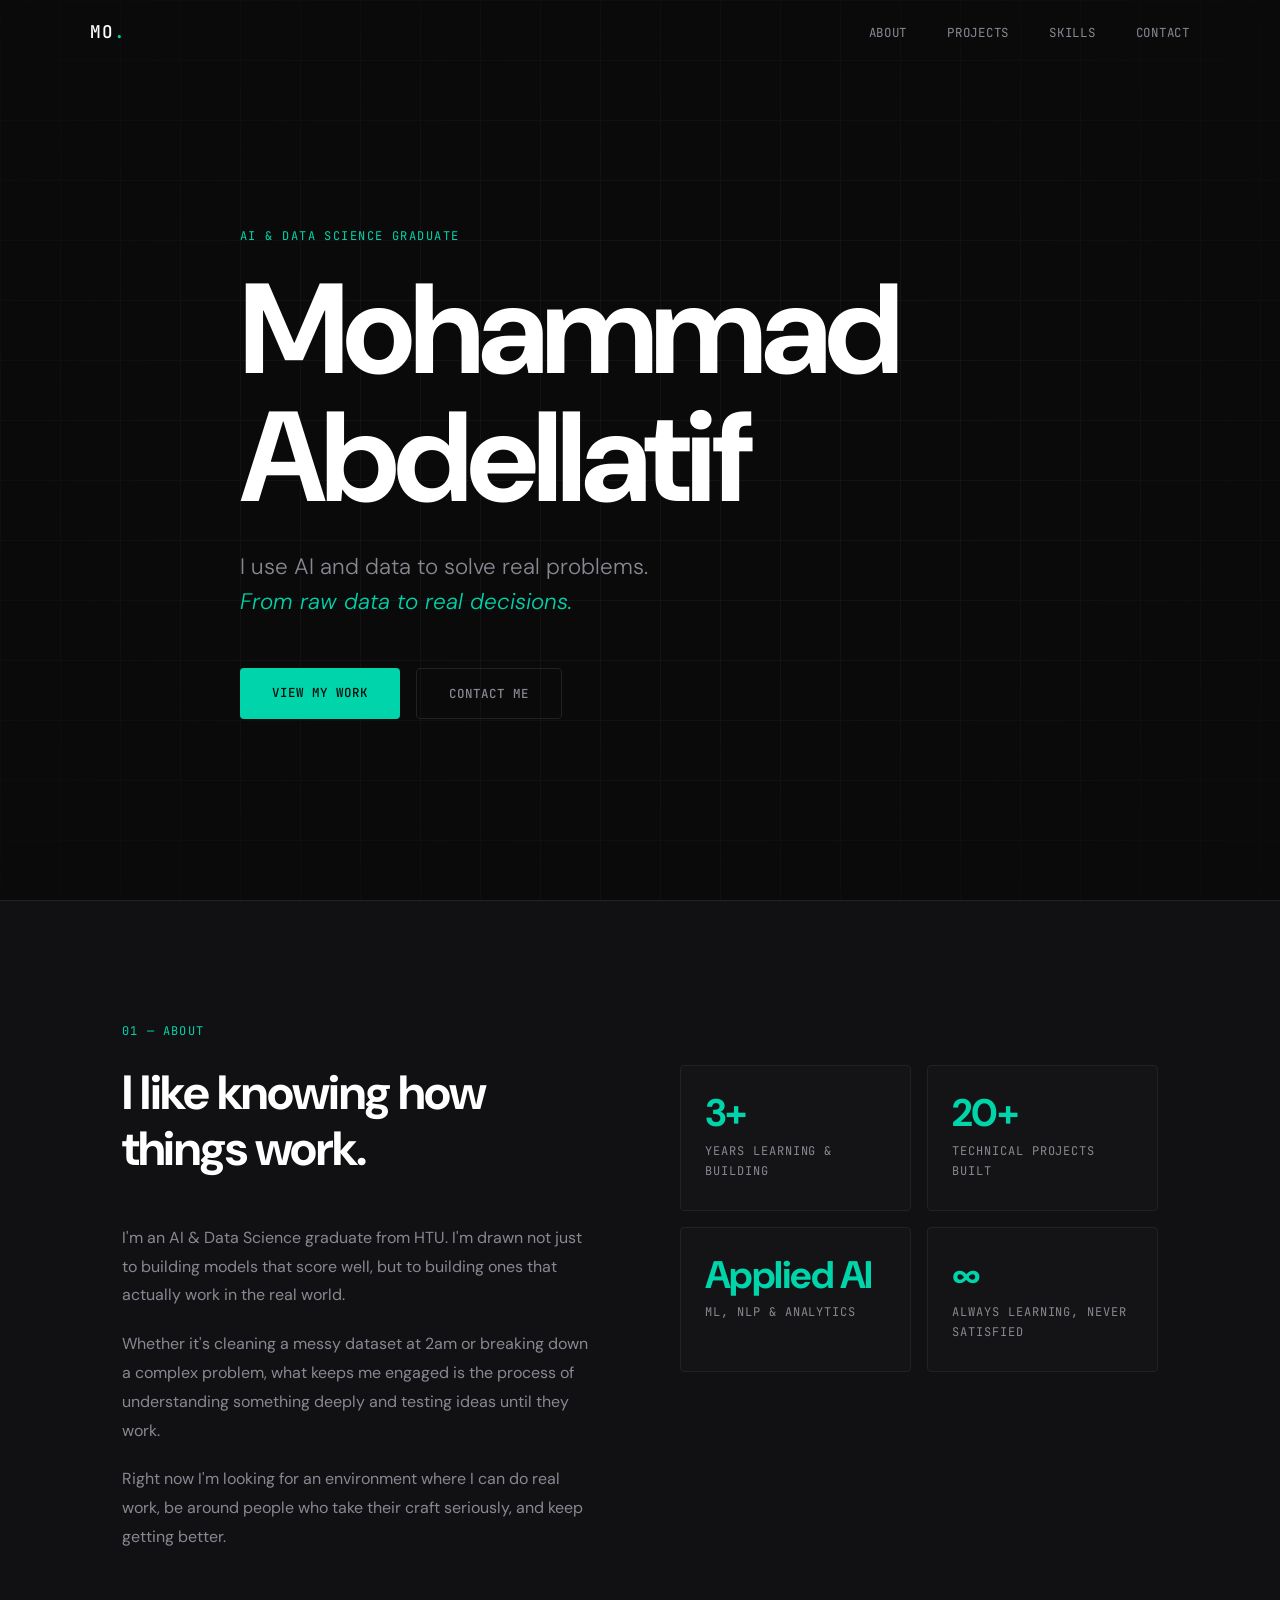
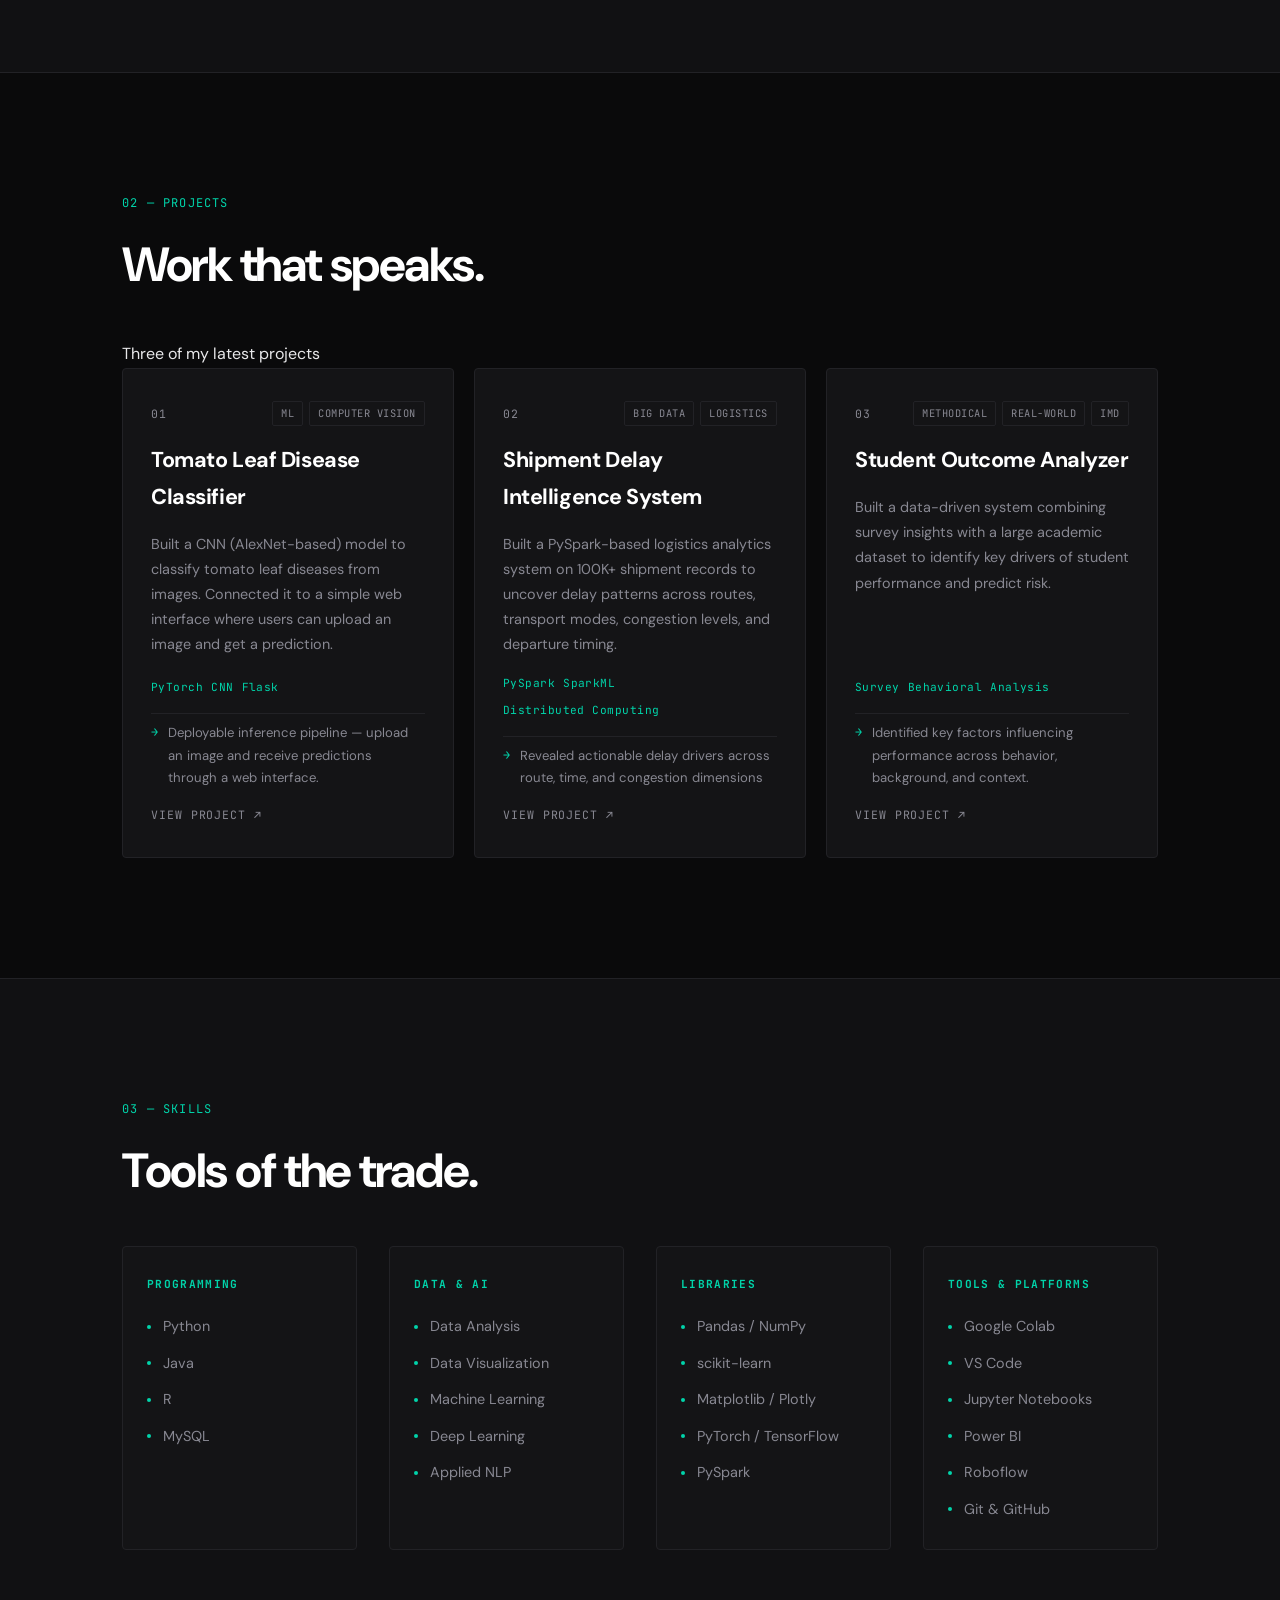
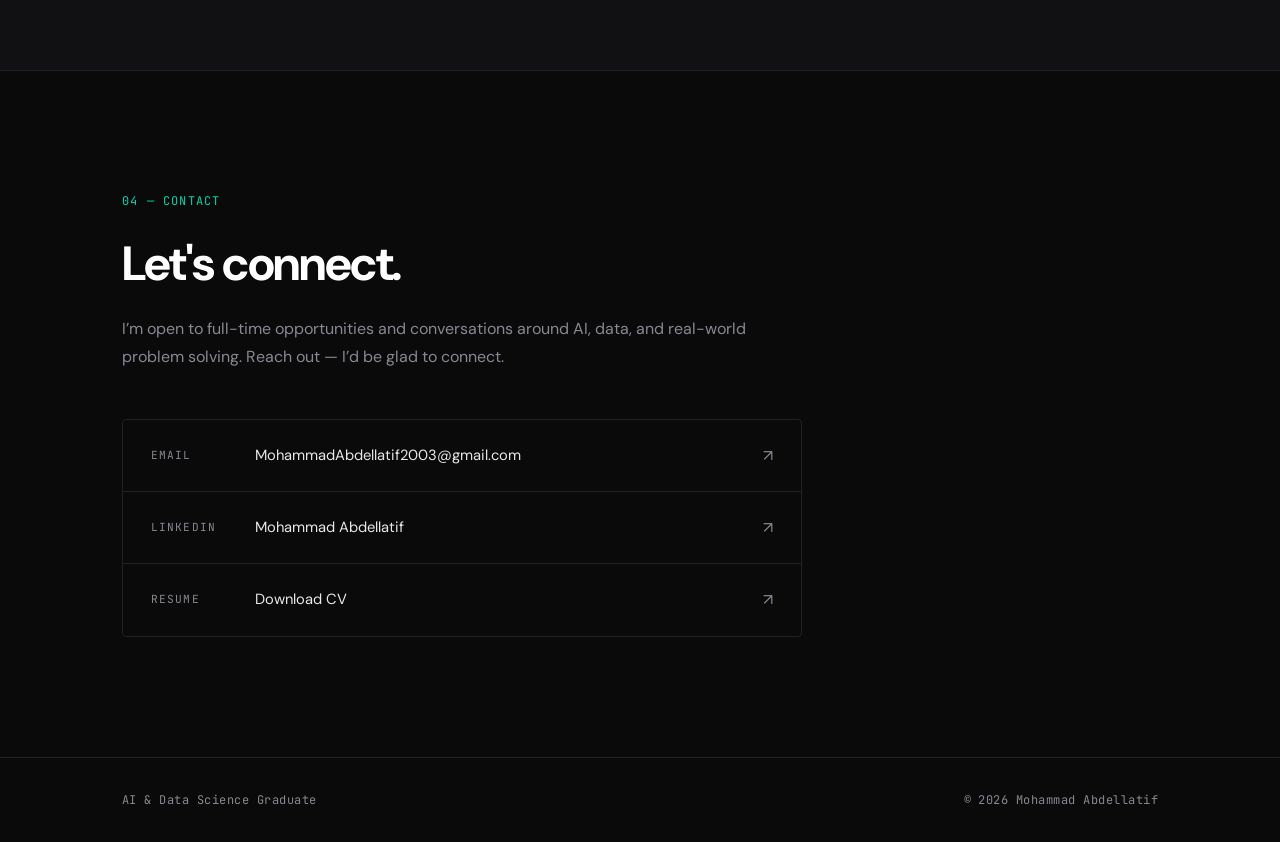
<file: index.html>
<!DOCTYPE html>
<html lang="en">
<head>
  <meta charset="UTF-8" />
  <meta name="viewport" content="width=device-width, initial-scale=1.0" />
  <title>Mohammad — AI & Data Science</title>
  <link rel="stylesheet" href="style.css" />
  <link rel="preconnect" href="https://fonts.googleapis.com" />
  <link rel="preconnect" href="https://fonts.gstatic.com" crossorigin />
  <link href="https://fonts.googleapis.com/css2?family=DM+Sans:ital,wght@0,300;0,400;0,500;0,700;1,300&family=JetBrains+Mono:wght@400;500&display=swap" rel="stylesheet" />
  <!-- Google tag (gtag.js) -->
<script async src="https://www.googletagmanager.com/gtag/js?id=G-NGK3C6TYPY"></script>
<script>
  window.dataLayer = window.dataLayer || [];
  function gtag(){dataLayer.push(arguments);}
  gtag('js', new Date());

  gtag('config', 'G-NGK3C6TYPY');
</script>
</head>
<body>

  <!-- ===================== NAVBAR ===================== -->
  <nav class="navbar" id="navbar">
    <div class="nav-inner">
      <a href="#hero" class="nav-logo">MO<span class="accent">.</span></a>
      <ul class="nav-links" id="nav-links">
        <li><a href="#about" class="nav-link">About</a></li>
        <li><a href="#projects" class="nav-link">Projects</a></li>
        <li><a href="#skills" class="nav-link">Skills</a></li>
        <li><a href="#contact" class="nav-link">Contact</a></li>
      </ul>
      <button class="hamburger" id="hamburger" aria-label="Toggle menu">
        <span></span>
        <span></span>
        <span></span>
      </button>
    </div>
  </nav>

  <!-- ===================== HERO ===================== -->
  <section class="hero" id="hero">
    <div class="hero-grid-bg"></div>
    <div class="hero-content">
      <span class="hero-eyebrow mono">AI &amp; Data Science Graduate</span>
      <h1 class="hero-name">Mohammad Abdellatif</h1>
      <p class="hero-tagline">
        I use AI and data to solve real problems.<br />
        <span class="accent">From raw data to real decisions.</span>
      </p>
      <div class="hero-actions">
        <a href="#projects" class="btn btn-primary">View My Work</a>
        <a href="#contact" class="btn btn-outline">Contact Me</a>
      </div>
    </div>
    
  </section>

  <!-- ===================== ABOUT ===================== -->
  <section class="section about" id="about">
    <div class="container">
      <div class="section-label mono reveal">01 — About</div>
      <div class="about-grid">
        <div class="about-text reveal">
          <h2 class="section-heading">I like knowing how things work.</h2>
          <p>
            I'm an AI & Data Science graduate from HTU. I'm drawn not just to 
            building models that score well, but to building ones that actually work in the real world.
          </p>

          <p>
            Whether it's cleaning a messy dataset at 2am or breaking down a complex problem,
            what keeps me engaged is the process of understanding something 
            deeply and testing ideas until they work.
          </p>

          <p>
            Right now I'm looking for an environment where I can do real work, 
            be around people who take their craft seriously, and keep getting better.
          </p>
        </div>
        <div class="about-stats reveal">
          <div class="stat-card">
            <span class="stat-number accent">3+</span>
            <span class="stat-label mono">Years Learning & Building</span>
          </div>
          <div class="stat-card">
            <span class="stat-number accent">20+</span>
            <span class="stat-label mono">Technical Projects Built</span>
          </div>
          <div class="stat-card">
            <span class="stat-number accent">Applied AI</span>
            <span class="stat-label mono">ML, NLP & Analytics</span>
          </div>
          <div class="stat-card">
            <span class="stat-number accent">∞</span>
            <span class="stat-label mono">Always Learning, Never Satisfied</span>
          </div>
        </div>
      </div>
    </div>
  </section>

  <!-- ===================== PROJECTS ===================== -->
  <section class="section projects" id="projects">
    <div class="container">
      <div class="section-label mono reveal">02 — Projects</div>
      <h2 class="section-heading reveal">Work that speaks.</h2>
      <p class="section-subtitle">Three of my latest projects</p>
      <div class="projects-grid">

        <!-- Project 1 -->
        <a href="project1.html" class="project-card reveal project-card-link">
          <div class="project-top">
            <span class="project-number mono">01</span>
            <div class="project-tags">
              <span class="tag">ML</span>
              <span class="tag">Computer Vision</span>
            </div>
          </div>
          <h3 class="project-title">Tomato Leaf Disease Classifier</h3>
          <p class="project-desc">
            Built a CNN (AlexNet-based) model to classify tomato leaf diseases from images.
            Connected it to a simple web interface where users can upload an image and get a prediction.
          </p>
          <div class="project-tools">
            <span class="mono tool">PyTorch</span>
            <span class="mono tool">CNN</span>
            <span class="mono tool">Flask</span>
          </div>
          <div class="project-result">
            <span class="mono accent">→</span>
            <span>Deployable inference pipeline — upload an image and receive predictions through a web interface.</span>
          </div>
          <span class="project-link mono">View Project ↗</span>
        </a>

        <!-- Project 2 -->
        <a href="project2.html" class="project-card reveal project-card-link">
          <div class="project-top">
            <span class="project-number mono">02</span>
            <div class="project-tags">
              <span class="tag">Big Data</span>
              <span class="tag">Logistics</span>
            </div>
          </div>
          <h3 class="project-title">Shipment Delay Intelligence System</h3>
          <p class="project-desc">
          Built a PySpark-based logistics analytics system on 100K+ shipment records to uncover delay patterns across routes,
          transport modes, congestion levels, and departure timing.
          </p>
          <div class="project-tools">
            <span class="mono tool">PySpark</span>
            <span class="mono tool">SparkML</span>
            <span class="mono tool">Distributed Computing</span>
          </div>
          <div class="project-result">
            <span class="mono accent">→</span>
            <span>Revealed actionable delay drivers across route, time, and congestion dimensions</span>
          </div>
          <span class="project-link mono">View Project ↗</span>
        </a>

        <!-- Project 3 -->
        <a href="project3.html" class="project-card reveal project-card-link">
          <div class="project-top">
            <span class="project-number mono">03</span>
            <div class="project-tags">
              <span class="tag">Methodical</span>
              <span class="tag">Real-World</span>
              <span class="tag">IMD</span>
            </div>
          </div>
          <h3 class="project-title">Student Outcome Analyzer</h3>
          <p class="project-desc">
            Built a data-driven system combining survey insights with a large academic dataset to identify
            key drivers of student performance and predict risk.
          </p>
          <div class="project-tools">
            <span class="mono tool">Survey</span>
            <span class="mono tool">Behavioral</span>
            <span class="mono tool">Analysis</span>
          </div>
          <div class="project-result">
            <span class="mono accent">→</span>
            <span>Identified key factors influencing performance across behavior, background, and context.</span>
          </div>
          <span class="project-link mono">View Project ↗</span>
        </a>

      </div>
    </div>
  </section>

  <!-- ===================== SKILLS ===================== -->
  <section class="section skills" id="skills">
    <div class="container">
      <div class="section-label mono reveal">03 — Skills</div>
      <h2 class="section-heading reveal">Tools of the trade.</h2>
      <div class="skills-grid">

        <div class="skill-group reveal">
          <h3 class="skill-group-title mono">Programming</h3>
          <ul class="skill-list">
            <li class="skill-item"><span class="skill-dot"></span>Python</li>
            <li class="skill-item"><span class="skill-dot"></span>Java</li>
            <li class="skill-item"><span class="skill-dot"></span>R</li>
            <li class="skill-item"><span class="skill-dot"></span>MySQL</li>
          </ul>
        </div>

        <div class="skill-group reveal">
          <h3 class="skill-group-title mono">Data &amp; AI</h3>
          <ul class="skill-list">
            <li class="skill-item"><span class="skill-dot"></span>Data Analysis</li>
            <li class="skill-item"><span class="skill-dot"></span>Data Visualization</li>
            <li class="skill-item"><span class="skill-dot"></span>Machine Learning</li>
            <li class="skill-item"><span class="skill-dot"></span>Deep Learning</li>
            <li class="skill-item"><span class="skill-dot"></span>Applied NLP</li>
          </ul>
        </div>

        <div class="skill-group reveal">
          <h3 class="skill-group-title mono">Libraries</h3>
          <ul class="skill-list">
            <li class="skill-item"><span class="skill-dot"></span>Pandas / NumPy</li>
            <li class="skill-item"><span class="skill-dot"></span>scikit-learn</li>
            <li class="skill-item"><span class="skill-dot"></span>Matplotlib / Plotly</li>
            <li class="skill-item"><span class="skill-dot"></span>PyTorch / TensorFlow</li>
            <li class="skill-item"><span class="skill-dot"></span>PySpark</li>
          </ul>
        </div>

        <div class="skill-group reveal">
          <h3 class="skill-group-title mono">Tools &amp; Platforms</h3>
          <ul class="skill-list">
            <li class="skill-item"><span class="skill-dot"></span>Google Colab</li>
            <li class="skill-item"><span class="skill-dot"></span>VS Code</li>
            <li class="skill-item"><span class="skill-dot"></span>Jupyter Notebooks</li>                                
            <li class="skill-item"><span class="skill-dot"></span>Power BI</span></li>
            <li class="skill-item"><span class="skill-dot"></span>Roboflow</span></li>
            <li class="skill-item"><span class="skill-dot"></span>Git &amp; GitHub <span></li>
          </ul>
        </div>

      </div>
    </div>
  </section>

  <!-- ===================== CONTACT ===================== -->
  <section class="section contact" id="contact">
    <div class="container">
      <div class="section-label mono reveal">04 — Contact</div>
      <div class="contact-inner reveal">
        <h2 class="section-heading">Let's connect.</h2>
        <p class="contact-sub">
          I’m open to full-time opportunities and conversations around AI, data, and real-world problem solving.
          Reach out — I’d be glad to connect.
        </p>
        <div class="contact-links">

          <a href="mailto:mohammadabdellatif2003@gmail.com" class="contact-item">
            <span class="mono contact-label">Email</span>
            <span class="contact-value">MohammadAbdellatif2003@gmail.com</span>
            <span class="contact-arrow">↗</span>
          </a>

          <a href="https://www.linkedin.com/in/mohammad-abdellatif-753178259" target="_blank" class="contact-item">
            <span class="mono contact-label">LinkedIn</span>
            <span class="contact-value">Mohammad Abdellatif</span>
            <span class="contact-arrow">↗</span>
          </a>

          <a href="./assets/Mohammad_Abdellatif_ATS_Resume.pdf" download="Mohammad_Abdellatif_Resume.pdf" class="contact-item">
            <span class="mono contact-label">Resume</span>
            <span class="contact-value">Download CV</span>
            <span class="contact-arrow">↗</span>
          </a>
        </div>
      </div>
    </div>
  </section>

  <!-- ===================== FOOTER ===================== -->
  <footer class="footer">
    <div class="container footer-inner">
      <span class="mono">AI &amp; Data Science Graduate</span>
      <span class="mono footer-year">© 2026 Mohammad Abdellatif</span>
    </div>
  </footer>

  <script src="script.js"></script>
</body>
</html>
</file>
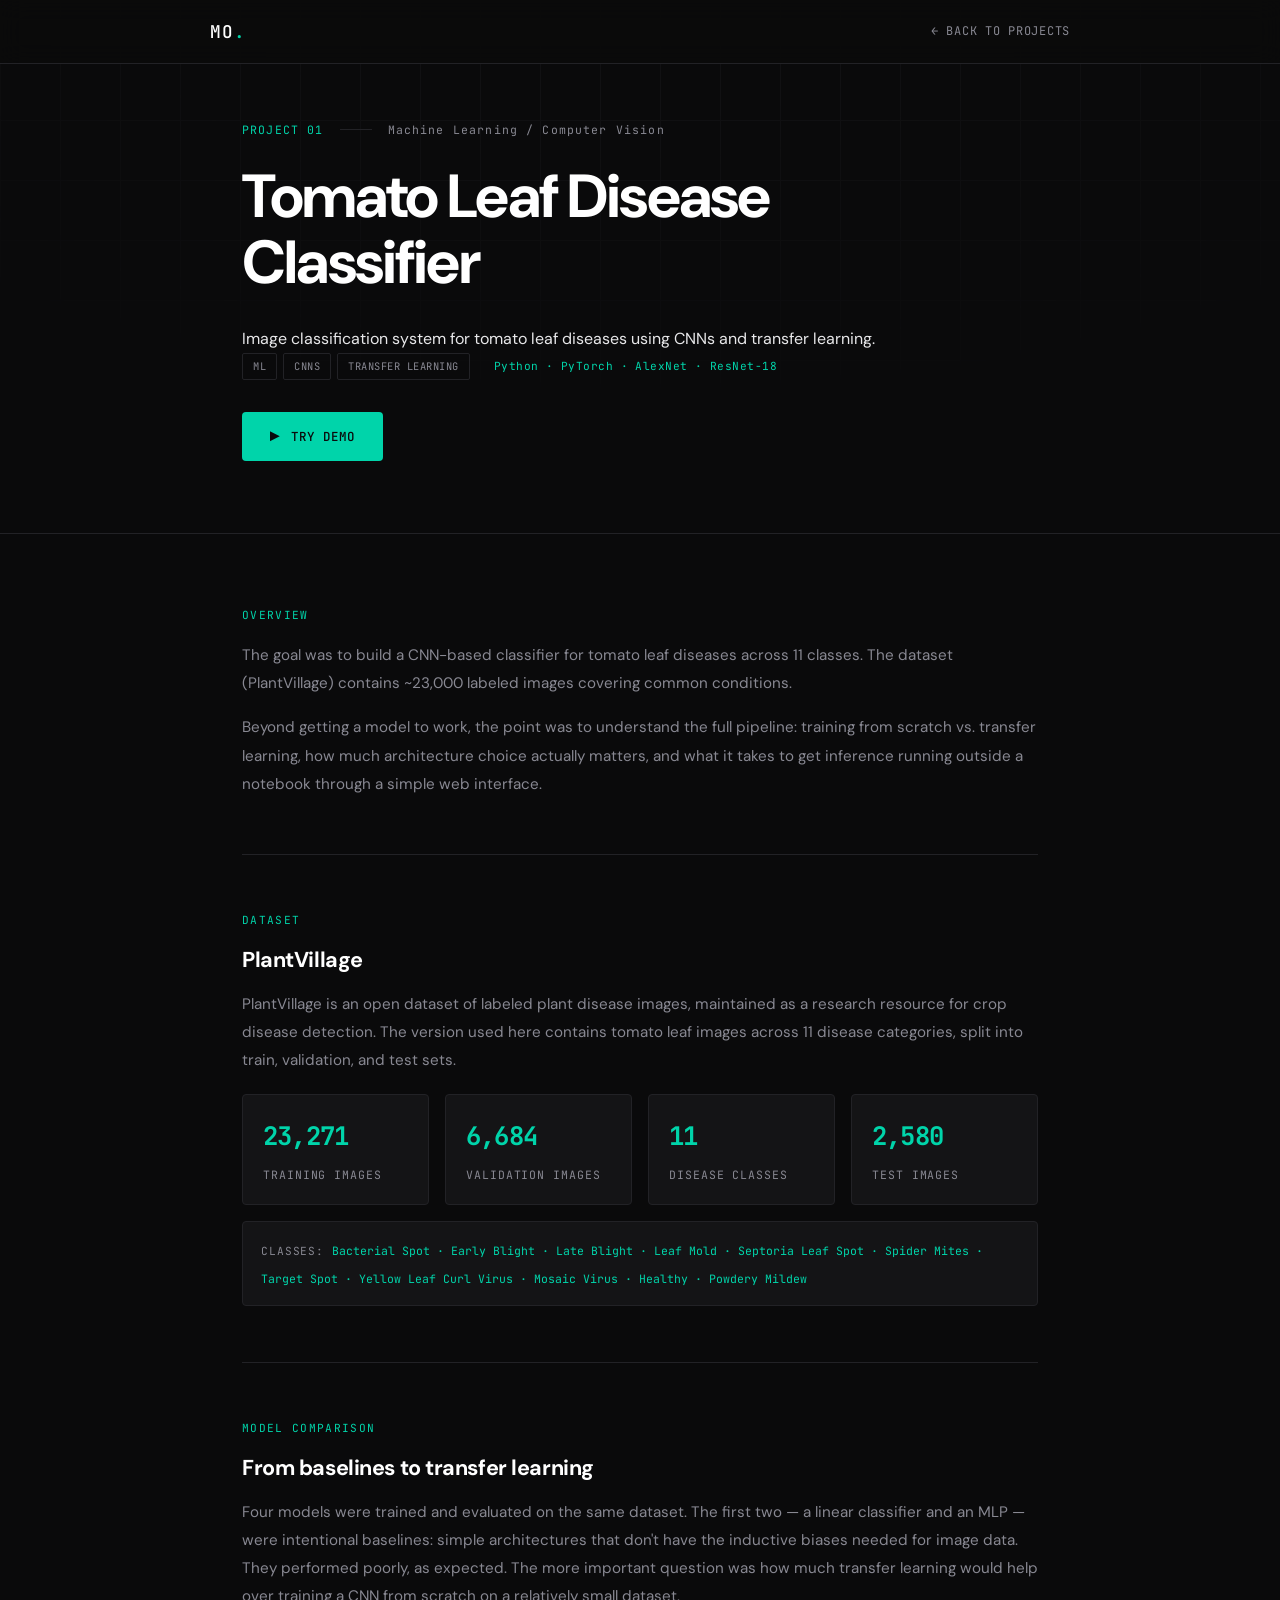
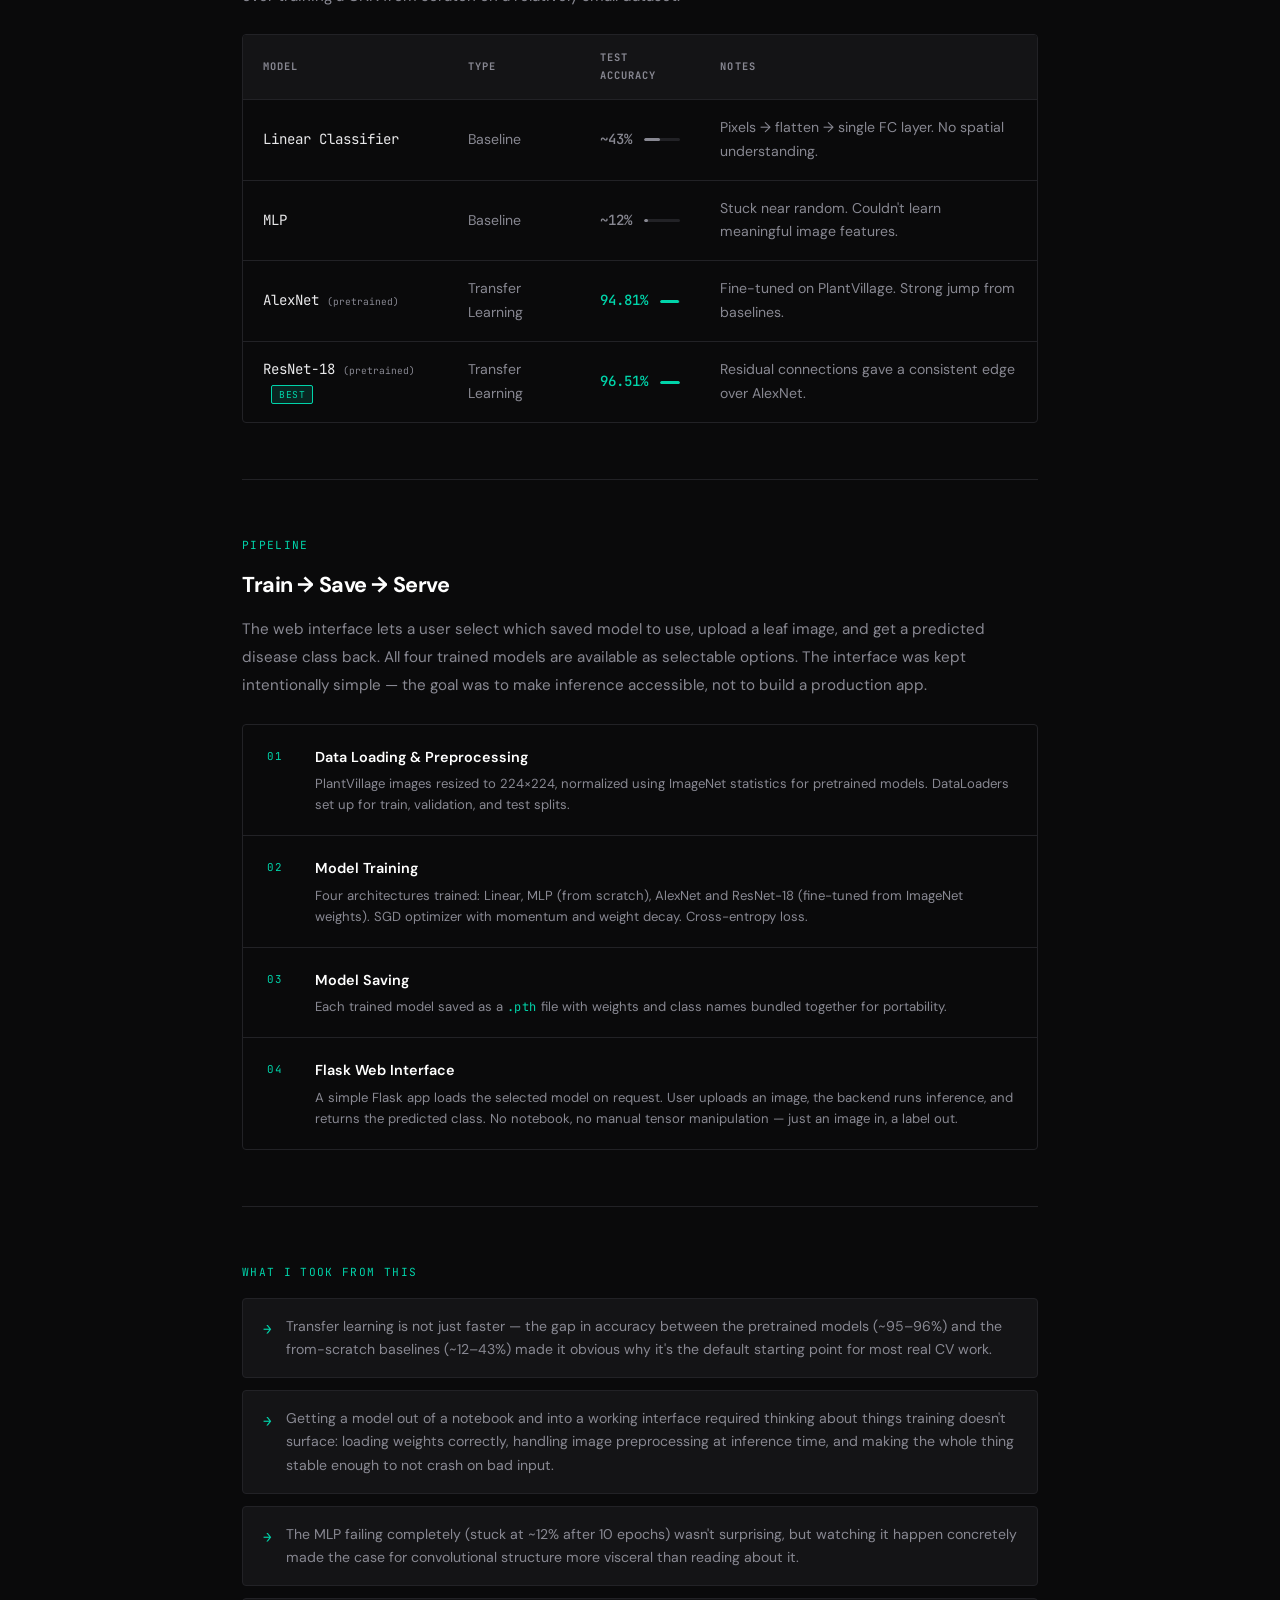
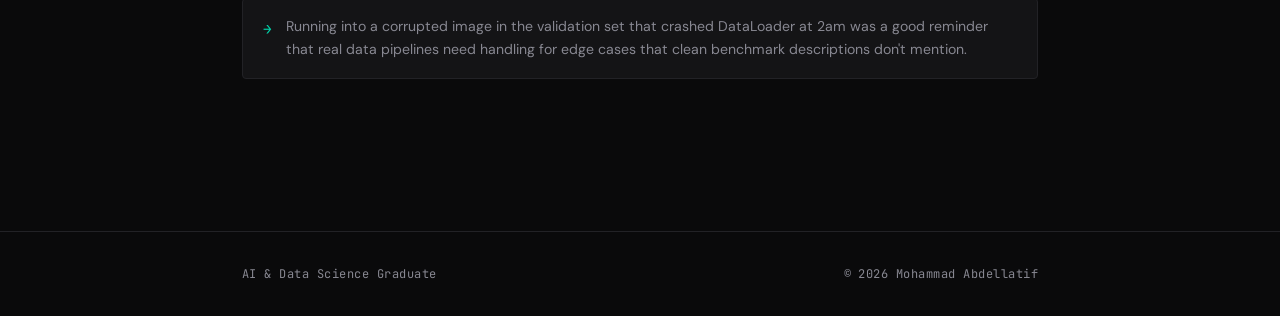
<file: project1.html>
<!DOCTYPE html>
<html lang="en">
<head>
  <meta charset="UTF-8" />
  <meta name="viewport" content="width=device-width, initial-scale=1.0" />
  <title>Tomato Leaf Disease Classifier — Mohammad Abdellatif</title>
  <link rel="preconnect" href="https://fonts.googleapis.com" />
  <link rel="preconnect" href="https://fonts.gstatic.com" crossorigin />
  <link href="https://fonts.googleapis.com/css2?family=DM+Sans:ital,wght@0,300;0,400;0,500;0,700;1,300&family=JetBrains+Mono:wght@400;500&display=swap" rel="stylesheet" />
  <style>
    :root {
      --bg:        #0a0a0b;
      --bg-2:      #111113;
      --bg-card:   #141416;
      --border:    #222226;
      --text:      #e8e8ea;
      --text-muted:#888892;
      --accent:    #00d4aa;
      --accent-dim:#00d4aa22;
      --white:     #ffffff;
      --font-body: 'DM Sans', sans-serif;
      --font-mono: 'JetBrains Mono', monospace;
      --max-width: 860px;
      --radius: 4px;
      --transition: 0.25s ease;
    }

    *, *::before, *::after { box-sizing: border-box; margin: 0; padding: 0; }

    html { scroll-behavior: smooth; font-size: 16px; }

    body {
      background: var(--bg);
      color: var(--text);
      font-family: var(--font-body);
      font-weight: 400;
      line-height: 1.7;
      -webkit-font-smoothing: antialiased;
    }

    a { color: inherit; text-decoration: none; }
    ul { list-style: none; }

    .mono {
      font-family: var(--font-mono);
      font-size: 0.75rem;
      letter-spacing: 0.04em;
    }

    .accent { color: var(--accent); }

    .container {
      width: 100%;
      max-width: var(--max-width);
      margin: 0 auto;
      padding: 0 32px;
    }

    /* ---- NAVBAR ---- */
    .navbar {
      position: fixed;
      top: 0; left: 0; right: 0;
      z-index: 100;
      padding: 0 32px;
      height: 64px;
      display: flex;
      align-items: center;
      background: rgba(10, 10, 11, 0.9);
      backdrop-filter: blur(12px);
      border-bottom: 1px solid var(--border);
    }

    .nav-inner {
      width: 100%;
      max-width: var(--max-width);
      margin: 0 auto;
      display: flex;
      align-items: center;
      justify-content: space-between;
    }

    .nav-logo {
      font-family: var(--font-mono);
      font-size: 1.1rem;
      font-weight: 500;
      color: var(--white);
      letter-spacing: 0.05em;
      transition: color var(--transition);
    }
    .nav-logo:hover { color: var(--accent); }

    .nav-back {
      font-family: var(--font-mono);
      font-size: 0.75rem;
      color: var(--text-muted);
      letter-spacing: 0.06em;
      text-transform: uppercase;
      transition: color var(--transition);
      display: flex;
      align-items: center;
      gap: 6px;
    }
    .nav-back:hover { color: var(--accent); }

    /* ---- HERO ---- */
    .project-hero {
      padding: 120px 0 72px;
      border-bottom: 1px solid var(--border);
      position: relative;
      overflow: hidden;
    }

    .hero-grid-bg {
      position: absolute;
      inset: 0;
      background-image:
        linear-gradient(var(--border) 1px, transparent 1px),
        linear-gradient(90deg, var(--border) 1px, transparent 1px);
      background-size: 60px 60px;
      opacity: 0.3;
      mask-image: radial-gradient(ellipse 100% 100% at 50% 0%, black 20%, transparent 80%);
      -webkit-mask-image: radial-gradient(ellipse 100% 100% at 50% 0%, black 20%, transparent 80%);
    }

    .project-hero .container { position: relative; z-index: 1; }

    .project-eyebrow {
      display: flex;
      align-items: center;
      gap: 16px;
      margin-bottom: 24px;
    }

    .project-eyebrow-label {
      font-family: var(--font-mono);
      font-size: 0.72rem;
      color: var(--accent);
      text-transform: uppercase;
      letter-spacing: 0.1em;
    }

    .project-eyebrow-sep {
      width: 32px;
      height: 1px;
      background: var(--border);
    }

    .project-eyebrow-num {
      font-family: var(--font-mono);
      font-size: 0.72rem;
      color: var(--text-muted);
      letter-spacing: 0.1em;
    }

    .project-title {
      font-size: clamp(2.2rem, 5vw, 3.8rem);
      font-weight: 700;
      letter-spacing: -0.03em;
      line-height: 1.1;
      color: var(--white);
      margin-bottom: 28px;
    }

    .project-meta-row {
      display: flex;
      flex-wrap: wrap;
      gap: 24px;
      align-items: center;
    }

    .project-tags {
      display: flex;
      gap: 6px;
      flex-wrap: wrap;
    }

    .tag {
      font-family: var(--font-mono);
      font-size: 0.65rem;
      padding: 4px 10px;
      border: 1px solid var(--border);
      border-radius: 2px;
      color: var(--text-muted);
      letter-spacing: 0.05em;
      text-transform: uppercase;
    }

    .project-stack-inline {
      font-family: var(--font-mono);
      font-size: 0.7rem;
      color: var(--accent);
      letter-spacing: 0.04em;
    }

    /* ---- MAIN CONTENT ---- */
    .project-body {
      padding: 72px 0 96px;
    }

    .content-block {
      margin-bottom: 56px;
      opacity: 0;
      transform: translateY(20px);
      transition: opacity 0.6s ease, transform 0.6s ease;
    }

    .content-block.visible {
      opacity: 1;
      transform: translateY(0);
    }

    .block-label {
      font-family: var(--font-mono);
      font-size: 0.7rem;
      color: var(--accent);
      text-transform: uppercase;
      letter-spacing: 0.12em;
      margin-bottom: 16px;
      display: block;
    }

    .block-heading {
      font-size: 1.35rem;
      font-weight: 700;
      color: var(--white);
      letter-spacing: -0.02em;
      margin-bottom: 16px;
      line-height: 1.3;
    }

    .block-text {
      color: var(--text-muted);
      font-size: 0.95rem;
      line-height: 1.85;
    }

    .block-text p { margin-bottom: 16px; }
    .block-text p:last-child { margin-bottom: 0; }

    /* ---- DIVIDER ---- */
    .divider {
      border: none;
      border-top: 1px solid var(--border);
      margin-bottom: 56px;
    }

    /* ---- MODEL COMPARISON TABLE ---- */
    .model-table-wrapper {
      border: 1px solid var(--border);
      border-radius: var(--radius);
      overflow: hidden;
    }

    .model-table {
      width: 100%;
      border-collapse: collapse;
    }

    .model-table th {
      font-family: var(--font-mono);
      font-size: 0.65rem;
      text-transform: uppercase;
      letter-spacing: 0.1em;
      color: var(--text-muted);
      padding: 14px 20px;
      text-align: left;
      background: var(--bg-card);
      border-bottom: 1px solid var(--border);
    }

    .model-table td {
      padding: 16px 20px;
      font-size: 0.88rem;
      color: var(--text-muted);
      border-bottom: 1px solid var(--border);
    }

    .model-table tr:last-child td { border-bottom: none; }

    .model-table tr:hover td { background: var(--accent-dim); }

    .model-name-cell {
      font-family: var(--font-mono);
      font-size: 0.78rem;
      color: var(--text) !important;
    }

    .acc-cell {
      font-family: var(--font-mono);
      font-size: 0.82rem;
      font-weight: 500;
    }

    .acc-high { color: var(--accent) !important; }
    .acc-mid  { color: #e8c57a !important; }
    .acc-low  { color: var(--text-muted) !important; }

    .acc-bar-wrap {
      display: flex;
      align-items: center;
      gap: 12px;
    }

    .acc-bar {
      flex: 1;
      height: 3px;
      background: var(--border);
      border-radius: 2px;
      overflow: hidden;
      max-width: 120px;
    }

    .acc-bar-fill {
      height: 100%;
      border-radius: 2px;
      background: var(--accent);
      width: 0;
      transition: width 1s ease 0.3s;
    }

    .acc-bar-fill.low  { background: var(--text-muted); }
    .acc-bar-fill.mid  { background: #e8c57a; }

    .best-badge {
      font-family: var(--font-mono);
      font-size: 0.6rem;
      padding: 2px 7px;
      background: var(--accent-dim);
      border: 1px solid var(--accent);
      border-radius: 2px;
      color: var(--accent);
      letter-spacing: 0.06em;
      text-transform: uppercase;
      margin-left: 8px;
    }

    /* ---- PIPELINE ---- */
    .pipeline {
      display: flex;
      flex-direction: column;
      gap: 0;
      border: 1px solid var(--border);
      border-radius: var(--radius);
      overflow: hidden;
    }

    .pipeline-step {
      display: flex;
      align-items: flex-start;
      gap: 20px;
      padding: 20px 24px;
      border-bottom: 1px solid var(--border);
      transition: background var(--transition);
    }

    .pipeline-step:last-child { border-bottom: none; }
    .pipeline-step:hover { background: var(--accent-dim); }

    .step-num {
      font-family: var(--font-mono);
      font-size: 0.68rem;
      color: var(--accent);
      letter-spacing: 0.08em;
      min-width: 28px;
      padding-top: 2px;
    }

    .step-title {
      font-size: 0.9rem;
      font-weight: 600;
      color: var(--white);
      margin-bottom: 4px;
    }

    .step-desc {
      font-size: 0.82rem;
      color: var(--text-muted);
      line-height: 1.6;
    }

    /* ---- TAKEAWAYS ---- */
    .takeaways {
      display: flex;
      flex-direction: column;
      gap: 12px;
    }

    .takeaway-item {
      display: flex;
      gap: 14px;
      align-items: flex-start;
      padding: 16px 20px;
      background: var(--bg-card);
      border: 1px solid var(--border);
      border-radius: var(--radius);
      transition: border-color var(--transition);
    }

    .takeaway-item:hover { border-color: var(--accent); }

    .takeaway-arrow {
      font-family: var(--font-mono);
      color: var(--accent);
      font-size: 0.9rem;
      padding-top: 2px;
      flex-shrink: 0;
    }

    .takeaway-text {
      font-size: 0.88rem;
      color: var(--text-muted);
      line-height: 1.65;
    }

    /* ---- FOOTER ---- */
    .footer {
      padding: 32px 0;
      border-top: 1px solid var(--border);
    }

    .footer-inner {
      display: flex;
      justify-content: space-between;
      align-items: center;
      color: var(--text-muted);
    }

    /* ---- TRY DEMO BUTTON ---- */
    .demo-trigger-wrap {
      margin-top: 32px;
    }

    .btn-demo {
      display: inline-flex;
      align-items: center;
      gap: 10px;
      padding: 14px 28px;
      background: var(--accent);
      color: #0a0a0b;
      font-family: var(--font-mono);
      font-size: 0.78rem;
      font-weight: 500;
      letter-spacing: 0.08em;
      text-transform: uppercase;
      border: none;
      border-radius: var(--radius);
      cursor: pointer;
      transition: background var(--transition), transform var(--transition), box-shadow var(--transition);
    }

    .btn-demo:hover {
      background: #00f0c2;
      transform: translateY(-2px);
      box-shadow: 0 8px 24px rgba(0, 212, 170, 0.25);
    }

    .btn-demo-icon {
      font-size: 1rem;
    }

    /* ---- MODAL OVERLAY ---- */
    .modal-overlay {
      position: fixed;
      inset: 0;
      background: rgba(0, 0, 0, 0.75);
      backdrop-filter: blur(6px);
      z-index: 200;
      display: flex;
      align-items: center;
      justify-content: center;
      padding: 24px;
      opacity: 0;
      pointer-events: none;
      transition: opacity 0.25s ease;
    }

    .modal-overlay.open {
      opacity: 1;
      pointer-events: all;
    }

    .modal {
      background: var(--bg-card);
      border: 1px solid var(--border);
      border-radius: 6px;
      width: 100%;
      max-width: 540px;
      max-height: 90vh;
      overflow-y: auto;
      transform: translateY(16px);
      transition: transform 0.25s ease;
    }

    .modal-overlay.open .modal {
      transform: translateY(0);
    }

    .modal-header {
      display: flex;
      align-items: center;
      justify-content: space-between;
      padding: 20px 24px;
      border-bottom: 1px solid var(--border);
    }

    .modal-title {
      font-family: var(--font-mono);
      font-size: 0.72rem;
      color: var(--accent);
      text-transform: uppercase;
      letter-spacing: 0.1em;
    }

    .modal-note {
      font-family: var(--font-mono);
      font-size: 0.65rem;
      color: var(--text-muted);
      letter-spacing: 0.04em;
    }

    .modal-close {
      background: none;
      border: none;
      color: var(--text-muted);
      font-size: 1.2rem;
      cursor: pointer;
      padding: 4px;
      line-height: 1;
      transition: color var(--transition);
    }
    .modal-close:hover { color: var(--white); }

    .modal-body {
      padding: 28px 24px;
    }

    /* ---- DEMO UI INSIDE MODAL ---- */
    .demo-field {
      margin-bottom: 20px;
    }

    .demo-label {
      font-family: var(--font-mono);
      font-size: 0.68rem;
      color: var(--text-muted);
      text-transform: uppercase;
      letter-spacing: 0.1em;
      margin-bottom: 8px;
      display: block;
    }

    .demo-select {
      width: 100%;
      background: var(--bg-2);
      border: 1px solid var(--border);
      border-radius: var(--radius);
      color: var(--text);
      font-family: var(--font-mono);
      font-size: 0.8rem;
      padding: 10px 14px;
      cursor: pointer;
      outline: none;
      transition: border-color var(--transition);
      appearance: none;
      background-image: url("data:image/svg+xml,%3Csvg xmlns='http://www.w3.org/2000/svg' width='12' height='8' viewBox='0 0 12 8'%3E%3Cpath d='M1 1l5 5 5-5' stroke='%23888892' stroke-width='1.5' fill='none' stroke-linecap='round'/%3E%3C/svg%3E");
      background-repeat: no-repeat;
      background-position: right 14px center;
      padding-right: 36px;
    }

    .demo-select:focus { border-color: var(--accent); }

    .demo-upload-area {
      border: 1px dashed var(--border);
      border-radius: var(--radius);
      padding: 28px 20px;
      text-align: center;
      cursor: pointer;
      transition: border-color var(--transition), background var(--transition);
      position: relative;
    }

    .demo-upload-area:hover,
    .demo-upload-area.has-file {
      border-color: var(--accent);
      background: var(--accent-dim);
    }

    .demo-upload-area input[type="file"] {
      position: absolute;
      inset: 0;
      opacity: 0;
      cursor: pointer;
      width: 100%;
      height: 100%;
    }

    .demo-upload-icon {
      font-size: 1.6rem;
      margin-bottom: 8px;
    }

    .demo-upload-text {
      font-family: var(--font-mono);
      font-size: 0.72rem;
      color: var(--text-muted);
      letter-spacing: 0.04em;
    }

    .demo-upload-filename {
      font-family: var(--font-mono);
      font-size: 0.72rem;
      color: var(--accent);
      margin-top: 6px;
      display: none;
    }

    .demo-preview-img {
      width: 100%;
      max-height: 180px;
      object-fit: contain;
      border-radius: var(--radius);
      margin-top: 12px;
      display: none;
      border: 1px solid var(--border);
    }

    .btn-predict {
      width: 100%;
      padding: 13px;
      background: var(--accent);
      color: #0a0a0b;
      font-family: var(--font-mono);
      font-size: 0.78rem;
      font-weight: 500;
      letter-spacing: 0.08em;
      text-transform: uppercase;
      border: none;
      border-radius: var(--radius);
      cursor: pointer;
      transition: background var(--transition);
      margin-top: 4px;
    }

    .btn-predict:hover { background: #00f0c2; }
    .btn-predict:disabled { opacity: 0.4; cursor: not-allowed; }

    /* Result display */
    .demo-result {
      margin-top: 20px;
      padding: 18px 20px;
      background: var(--bg-2);
      border: 1px solid var(--border);
      border-radius: var(--radius);
      display: none;
    }

    .demo-result.visible { display: block; }

    .result-row {
      display: flex;
      justify-content: space-between;
      align-items: center;
      margin-bottom: 10px;
    }

    .result-row:last-child { margin-bottom: 0; }

    .result-key {
      font-family: var(--font-mono);
      font-size: 0.65rem;
      color: var(--text-muted);
      text-transform: uppercase;
      letter-spacing: 0.1em;
    }

    .result-value {
      font-family: var(--font-mono);
      font-size: 0.82rem;
      color: var(--accent);
      font-weight: 500;
    }

    .result-conf-bar {
      width: 100%;
      height: 3px;
      background: var(--border);
      border-radius: 2px;
      margin-top: 12px;
      overflow: hidden;
    }

    .result-conf-fill {
      height: 100%;
      background: var(--accent);
      border-radius: 2px;
      width: 0;
      transition: width 0.8s ease;
    }

    .demo-disclaimer {
      margin-top: 16px;
      font-family: var(--font-mono);
      font-size: 0.62rem;
      color: var(--text-muted);
      text-align: center;
      letter-spacing: 0.03em;
      line-height: 1.6;
    }

    /* loading spinner */
    .spinner {
      display: inline-block;
      width: 14px;
      height: 14px;
      border: 2px solid rgba(0,0,0,0.3);
      border-top-color: #0a0a0b;
      border-radius: 50%;
      animation: spin 0.7s linear infinite;
      vertical-align: middle;
      margin-right: 8px;
    }

    @keyframes spin {
      to { transform: rotate(360deg); }
    }

    /* ---- RESPONSIVE ---- */
    @media (max-width: 640px) {
      .container { padding: 0 20px; }
      .project-hero { padding: 100px 0 56px; }
      .project-body { padding: 48px 0 72px; }
      .model-table th:nth-child(3),
      .model-table td:nth-child(3) { display: none; }
      .footer-inner { flex-direction: column; gap: 8px; text-align: center; }
    }
  </style>
  <!-- Google tag (gtag.js) -->
<script async src="https://www.googletagmanager.com/gtag/js?id=G-NGK3C6TYPY"></script>
<script>
  window.dataLayer = window.dataLayer || [];
  function gtag(){dataLayer.push(arguments);}
  gtag('js', new Date());

  gtag('config', 'G-NGK3C6TYPY');
</script>
</head>
<body>

  <!-- NAVBAR -->
  <nav class="navbar">
    <div class="nav-inner">
      <a href="index.html" class="nav-logo">MO<span class="accent">.</span></a>
      <a href="index.html#projects" class="nav-back mono">← Back to Projects</a>
    </div>
  </nav>

  <!-- HERO -->
  <section class="project-hero">
    <div class="hero-grid-bg"></div>
    <div class="container">
      <div class="project-eyebrow">
        <span class="project-eyebrow-label">Project 01</span>
        <div class="project-eyebrow-sep"></div>
        <span class="project-eyebrow-num mono">Machine Learning / Computer Vision</span>
      </div>
      <h1 class="project-title">Tomato Leaf Disease<br/>Classifier</h1>
      <p class="project-summary">Image classification system for tomato leaf diseases using CNNs and transfer learning.</p>
      <div class="project-meta-row">
        <!--Box Tags: What is the project about?-->
        <div class="project-tags">
          <span class="tag">ML</span>
          <span class="tag">CNNs</span>
          <span class="tag">Transfer Learning</span>
        </div>
        <!--Green Tags: implementation-focused-->
        <span class="project-stack-inline mono">Python · PyTorch · AlexNet · ResNet-18</span>
      </div>
      <div class="demo-trigger-wrap">
        <button class="btn-demo" id="openDemo">
          <span class="btn-demo-icon">▶</span>
          Try Demo
        </button>
      </div>
    </div>
  </section>

  <!-- DEMO MODAL -->
  <div class="modal-overlay" id="demoModal">
    <div class="modal" role="dialog" aria-modal="true" aria-labelledby="modalTitle">
      <div class="modal-header">
        <div>
          <div class="modal-title" id="modalTitle">Leaf Disease Classifier</div>
          <div class="modal-note" style="margin-top:4px;">Interface matching the original Flask application</div>
        </div>
        <button class="modal-close" id="closeDemo" aria-label="Close demo">✕</button>
      </div>
      <div class="modal-body">

        <div class="demo-field">
          <label class="demo-label" for="modelSelect">Select Model</label>
          <select class="demo-select" id="modelSelect">
            <option value="alexnet">AlexNet — 94.81% test acc</option>
            <option value="resnet18">ResNet-18 — 96.51% test acc</option>
            <option value="mlp">MLP — ~12% test acc</option>
            <option value="linear">Linear Classifier NN — ~43% test acc</option>
          </select>
        </div>

        <div class="demo-field">
          <label class="demo-label">Upload Leaf Image</label>
          <div class="demo-upload-area" id="uploadArea">
            <input type="file" accept="image/*" id="imageInput" />
            <div class="demo-upload-icon">🌿</div>
            <div class="demo-upload-text">Click to choose an image</div>
            <div class="demo-upload-filename" id="uploadFilename"></div>
            <img class="demo-preview-img" id="previewImg" alt="Preview" />
          </div>
        </div>

        <button class="btn-predict" id="predictBtn" disabled>Predict</button>

        <div class="demo-result" id="demoResult">
          <div class="result-row">
            <span class="result-key">Prediction</span>
            <span class="result-value" id="resultClass">—</span>
          </div>
          <div class="result-row">
            <span class="result-key">Confidence</span>
            <span class="result-value" id="resultConf">—</span>
          </div>
          <div class="result-conf-bar">
            <div class="result-conf-fill" id="confBar"></div>
          </div>
        </div>

        <div class="demo-disclaimer">
          note: Demo interface reflecting the trained model behavior.<br/>
          (not live inference)
        </div>

      </div>
    </div>
  </div>

  <!-- BODY -->
  <main class="project-body">
    <div class="container">

      <!-- Overview -->
      <div class="content-block">
        <span class="block-label">Overview</span>
        <div class="block-text">
          <p>
            The goal was to build a CNN-based classifier for tomato leaf diseases across 11 classes.
            The dataset (PlantVillage) contains ~23,000 labeled images covering common conditions.
          </p>
          <p>
            Beyond getting a model to work, the point was to understand the full pipeline:
            training from scratch vs. transfer learning, how much architecture choice actually matters,
            and what it takes to get inference running outside a notebook through a simple web interface.
          </p>
        </div>
      </div>

      <hr class="divider" />

      <!-- Dataset -->
      <div class="content-block">
        <span class="block-label">Dataset</span>
        <h2 class="block-heading">PlantVillage</h2>
        <div class="block-text">
          <p>
            PlantVillage is an open dataset of labeled plant disease images, maintained as a research
            resource for crop disease detection. The version used here contains tomato leaf images
            across 11 disease categories, split into train, validation, and test sets.
          </p>
        </div>

        <div style="display: flex; gap: 16px; flex-wrap: wrap; margin-top: 20px;">
          <div style="flex: 1; min-width: 160px; padding: 20px; background: var(--bg-card); border: 1px solid var(--border); border-radius: var(--radius);">
            <div style="font-size: 1.6rem; font-weight: 700; color: var(--accent); letter-spacing: -0.03em; font-family: var(--font-mono);">23,271</div>
            <div style="font-size: 0.72rem; font-family: var(--font-mono); color: var(--text-muted); text-transform: uppercase; letter-spacing: 0.08em; margin-top: 6px;">Training Images</div>
          </div>
          <div style="flex: 1; min-width: 160px; padding: 20px; background: var(--bg-card); border: 1px solid var(--border); border-radius: var(--radius);">
            <div style="font-size: 1.6rem; font-weight: 700; color: var(--accent); letter-spacing: -0.03em; font-family: var(--font-mono);">6,684</div>
            <div style="font-size: 0.72rem; font-family: var(--font-mono); color: var(--text-muted); text-transform: uppercase; letter-spacing: 0.08em; margin-top: 6px;">Validation Images</div>
          </div>
          <div style="flex: 1; min-width: 160px; padding: 20px; background: var(--bg-card); border: 1px solid var(--border); border-radius: var(--radius);">
            <div style="font-size: 1.6rem; font-weight: 700; color: var(--accent); letter-spacing: -0.03em; font-family: var(--font-mono);">11</div>
            <div style="font-size: 0.72rem; font-family: var(--font-mono); color: var(--text-muted); text-transform: uppercase; letter-spacing: 0.08em; margin-top: 6px;">Disease Classes</div>
          </div>
          <div style="flex: 1; min-width: 160px; padding: 20px; background: var(--bg-card); border: 1px solid var(--border); border-radius: var(--radius);">
            <div style="font-size: 1.6rem; font-weight: 700; color: var(--accent); letter-spacing: -0.03em; font-family: var(--font-mono);">2,580</div>
            <div style="font-size: 0.72rem; font-family: var(--font-mono); color: var(--text-muted); text-transform: uppercase; letter-spacing: 0.08em; margin-top: 6px;">Test Images</div>
          </div>
        </div>

        <div style="margin-top: 16px; padding: 14px 18px; background: var(--bg-card); border: 1px solid var(--border); border-radius: var(--radius);">
          <span style="font-family: var(--font-mono); font-size: 0.7rem; color: var(--text-muted); text-transform: uppercase; letter-spacing: 0.08em;">Classes: </span>
          <span style="font-family: var(--font-mono); font-size: 0.72rem; color: var(--accent);">Bacterial Spot · Early Blight · Late Blight · Leaf Mold · Septoria Leaf Spot · Spider Mites · Target Spot · Yellow Leaf Curl Virus · Mosaic Virus · Healthy · Powdery Mildew</span>
        </div>
      </div>

      <hr class="divider" />

      <!-- Model Comparison -->
      <div class="content-block">
        <span class="block-label">Model Comparison</span>
        <h2 class="block-heading">From baselines to transfer learning</h2>
        <div class="block-text" style="margin-bottom: 24px;">
          <p>
            Four models were trained and evaluated on the same dataset. The first two — a linear
            classifier and an MLP — were intentional baselines: simple architectures that don't
            have the inductive biases needed for image data. They performed poorly, as expected.
            The more important question was how much transfer learning would help over training
            a CNN from scratch on a relatively small dataset.
          </p>
        </div>

        <div class="model-table-wrapper">
          <table class="model-table">
            <thead>
              <tr>
                <th>Model</th>
                <th>Type</th>
                <th>Test Accuracy</th>
                <th>Notes</th>
              </tr>
            </thead>
            <tbody>
              <tr>
                <td class="model-name-cell">Linear Classifier</td>
                <td>Baseline</td>
                <td class="acc-cell acc-low">
                  <div class="acc-bar-wrap">
                    ~43%
                    <div class="acc-bar"><div class="acc-bar-fill low" data-width="43"></div></div>
                  </div>
                </td>
                <td>Pixels → flatten → single FC layer. No spatial understanding.</td>
              </tr>
              <tr>
                <td class="model-name-cell">MLP</td>
                <td>Baseline</td>
                <td class="acc-cell acc-low">
                  <div class="acc-bar-wrap">
                    ~12%
                    <div class="acc-bar"><div class="acc-bar-fill low" data-width="12"></div></div>
                  </div>
                </td>
                <td>Stuck near random. Couldn't learn meaningful image features.</td>
              </tr>
              <tr>
                <td class="model-name-cell">AlexNet <span style="font-size:0.6rem; color: var(--text-muted);">(pretrained)</span></td>
                <td>Transfer Learning</td>
                <td class="acc-cell acc-high">
                  <div class="acc-bar-wrap">
                    94.81%
                    <div class="acc-bar"><div class="acc-bar-fill" data-width="95"></div></div>
                  </div>
                </td>
                <td>Fine-tuned on PlantVillage. Strong jump from baselines.</td>
              </tr>
              <tr>
                <td class="model-name-cell">
                  ResNet-18 <span style="font-size:0.6rem; color: var(--text-muted);">(pretrained)</span>
                  <span class="best-badge">Best</span>
                </td>
                <td>Transfer Learning</td>
                <td class="acc-cell acc-high">
                  <div class="acc-bar-wrap">
                    96.51%
                    <div class="acc-bar"><div class="acc-bar-fill" data-width="97"></div></div>
                  </div>
                </td>
                <td>Residual connections gave a consistent edge over AlexNet.</td>
              </tr>
            </tbody>
          </table>
        </div>
      </div>

      <hr class="divider" />

      <!-- Pipeline -->
      <div class="content-block">
        <span class="block-label">Pipeline</span>
        <h2 class="block-heading">Train → Save → Serve</h2>
        <div class="block-text" style="margin-bottom: 24px;">
          <p>
            The web interface lets a user select which saved model to use, upload a leaf image,
            and get a predicted disease class back. All four trained models are available as
            selectable options. The interface was kept intentionally simple — the goal was to
            make inference accessible, not to build a production app.
          </p>
        </div>

        <div class="pipeline">
          <div class="pipeline-step">
            <span class="step-num">01</span>
            <div class="step-content">
              <div class="step-title">Data Loading & Preprocessing</div>
              <div class="step-desc">PlantVillage images resized to 224×224, normalized using ImageNet statistics for pretrained models. DataLoaders set up for train, validation, and test splits.</div>
            </div>
          </div>
          <div class="pipeline-step">
            <span class="step-num">02</span>
            <div class="step-content">
              <div class="step-title">Model Training</div>
              <div class="step-desc">Four architectures trained: Linear, MLP (from scratch), AlexNet and ResNet-18 (fine-tuned from ImageNet weights). SGD optimizer with momentum and weight decay. Cross-entropy loss.</div>
            </div>
          </div>
          <div class="pipeline-step">
            <span class="step-num">03</span>
            <div class="step-content">
              <div class="step-title">Model Saving</div>
              <div class="step-desc">Each trained model saved as a <span class="mono" style="color: var(--accent);">.pth</span> file with weights and class names bundled together for portability.</div>
            </div>
          </div>
          <div class="pipeline-step">
            <span class="step-num">04</span>
            <div class="step-content">
              <div class="step-title">Flask Web Interface</div>
              <div class="step-desc">A simple Flask app loads the selected model on request. User uploads an image, the backend runs inference, and returns the predicted class. No notebook, no manual tensor manipulation — just an image in, a label out.</div>
            </div>
          </div>
        </div>
      </div>

      <hr class="divider" />

      <!-- Takeaways -->
      <div class="content-block">
        <span class="block-label">What I took from this</span>
        <div class="takeaways">
          <div class="takeaway-item">
            <span class="takeaway-arrow">→</span>
            <span class="takeaway-text">Transfer learning is not just faster — the gap in accuracy between the pretrained models (~95–96%) and the from-scratch baselines (~12–43%) made it obvious why it's the default starting point for most real CV work.</span>
          </div>
          <div class="takeaway-item">
            <span class="takeaway-arrow">→</span>
            <span class="takeaway-text">Getting a model out of a notebook and into a working interface required thinking about things training doesn't surface: loading weights correctly, handling image preprocessing at inference time, and making the whole thing stable enough to not crash on bad input.</span>
          </div>
          <div class="takeaway-item">
            <span class="takeaway-arrow">→</span>
            <span class="takeaway-text">The MLP failing completely (stuck at ~12% after 10 epochs) wasn't surprising, but watching it happen concretely made the case for convolutional structure more visceral than reading about it.</span>
          </div>
          <div class="takeaway-item">
            <span class="takeaway-arrow">→</span>
            <span class="takeaway-text">Running into a corrupted image in the validation set that crashed DataLoader at 2am was a good reminder that real data pipelines need handling for edge cases that clean benchmark descriptions don't mention.</span>
          </div>
        </div>
      </div>

    </div>
  </main>

  <!-- FOOTER -->
  <footer class="footer">
    <div class="container footer-inner">
      <span class="mono">AI &amp; Data Science Graduate</span>
      <span class="mono footer-year">© 2026 Mohammad Abdellatif</span>
    </div>
  </footer>

  <script>
    // ---- Reveal + bar animations ----
    const observer = new IntersectionObserver((entries) => {
      entries.forEach(entry => {
        if (entry.isIntersecting) {
          entry.target.classList.add('visible');
          entry.target.querySelectorAll('.acc-bar-fill').forEach(bar => {
            bar.style.width = bar.dataset.width + '%';
          });
          observer.unobserve(entry.target);
        }
      });
    }, { threshold: 0.1, rootMargin: '0px 0px -40px 0px' });

    document.querySelectorAll('.content-block').forEach(el => observer.observe(el));

    // ---- Demo modal ----
    const overlay   = document.getElementById('demoModal');
    const openBtn   = document.getElementById('openDemo');
    const closeBtn  = document.getElementById('closeDemo');
    const imageInput   = document.getElementById('imageInput');
    const uploadArea   = document.getElementById('uploadArea');
    const previewImg   = document.getElementById('previewImg');
    const uploadFilename = document.getElementById('uploadFilename');
    const predictBtn   = document.getElementById('predictBtn');
    const demoResult   = document.getElementById('demoResult');
    const resultClass  = document.getElementById('resultClass');
    const resultConf   = document.getElementById('resultConf');
    const confBar      = document.getElementById('confBar');
    const modelSelect  = document.getElementById('modelSelect');

    // Disease classes (same 11 as your model)
    const classes = [
      'Bacterial_spot', 'Early_blight', 'Late_blight', 'Leaf_Mold',
      'Septoria_leaf_spot', 'Spider_mites', 'Target_Spot',
      'Tomato_Yellow_Leaf_Curl_Virus', 'Tomato_mosaic_virus',
      'healthy', 'powdery_mildew'
    ];

    // Simulated confidence ranges per model (honest to real performance)
    const modelProfiles = {
      alexnet:  { confMin: 0.55, confMax: 0.97 },
      resnet18: { confMin: 0.62, confMax: 0.99 },
      mlp:      { confMin: 0.09, confMax: 0.22 },
      linear:   { confMin: 0.12, confMax: 0.38 },
    };

    function openModal() {
      overlay.classList.add('open');
      document.body.style.overflow = 'hidden';
    }

    function closeModal() {
      overlay.classList.remove('open');
      document.body.style.overflow = '';
    }

    openBtn.addEventListener('click', openModal);
    closeBtn.addEventListener('click', closeModal);
    overlay.addEventListener('click', (e) => {
      if (e.target === overlay) closeModal();
    });
    document.addEventListener('keydown', (e) => {
      if (e.key === 'Escape') closeModal();
    });

    // Image upload handling
    imageInput.addEventListener('change', (e) => {
      const file = e.target.files[0];
      if (!file) return;

      uploadArea.classList.add('has-file');
      uploadFilename.style.display = 'block';
      uploadFilename.textContent = file.name.length > 36
        ? file.name.slice(0, 33) + '...'
        : file.name;

      const reader = new FileReader();
      reader.onload = (ev) => {
        previewImg.src = ev.target.result;
        previewImg.style.display = 'block';
      };
      reader.readAsDataURL(file);

      predictBtn.disabled = false;

      // Reset result if re-uploading
      demoResult.classList.remove('visible');
      confBar.style.width = '0';
    });

    // Predict simulation
    predictBtn.addEventListener('click', () => {
      const model = modelSelect.value;
      const profile = modelProfiles[model];

      // Show loading state
      predictBtn.disabled = true;
      predictBtn.innerHTML = '<span class="spinner"></span>Running inference...';
      demoResult.classList.remove('visible');

      setTimeout(() => {
        // Pick a random class and confidence within that model's profile
        const predicted = classes[Math.floor(Math.random() * classes.length)];
        const conf = (Math.random() * (profile.confMax - profile.confMin) + profile.confMin);
        const confPct = Math.round(conf * 100);

        // Format class name nicely
        const displayClass = predicted.replace(/_/g, ' ');

        resultClass.textContent = displayClass;
        resultConf.textContent = confPct + '%';

        demoResult.classList.add('visible');

        // Animate bar
        requestAnimationFrame(() => {
          confBar.style.width = confPct + '%';
        });

        predictBtn.disabled = false;
        predictBtn.innerHTML = 'Predict';
      }, 1400);
    });
  </script>

</body>
</html>
</file>
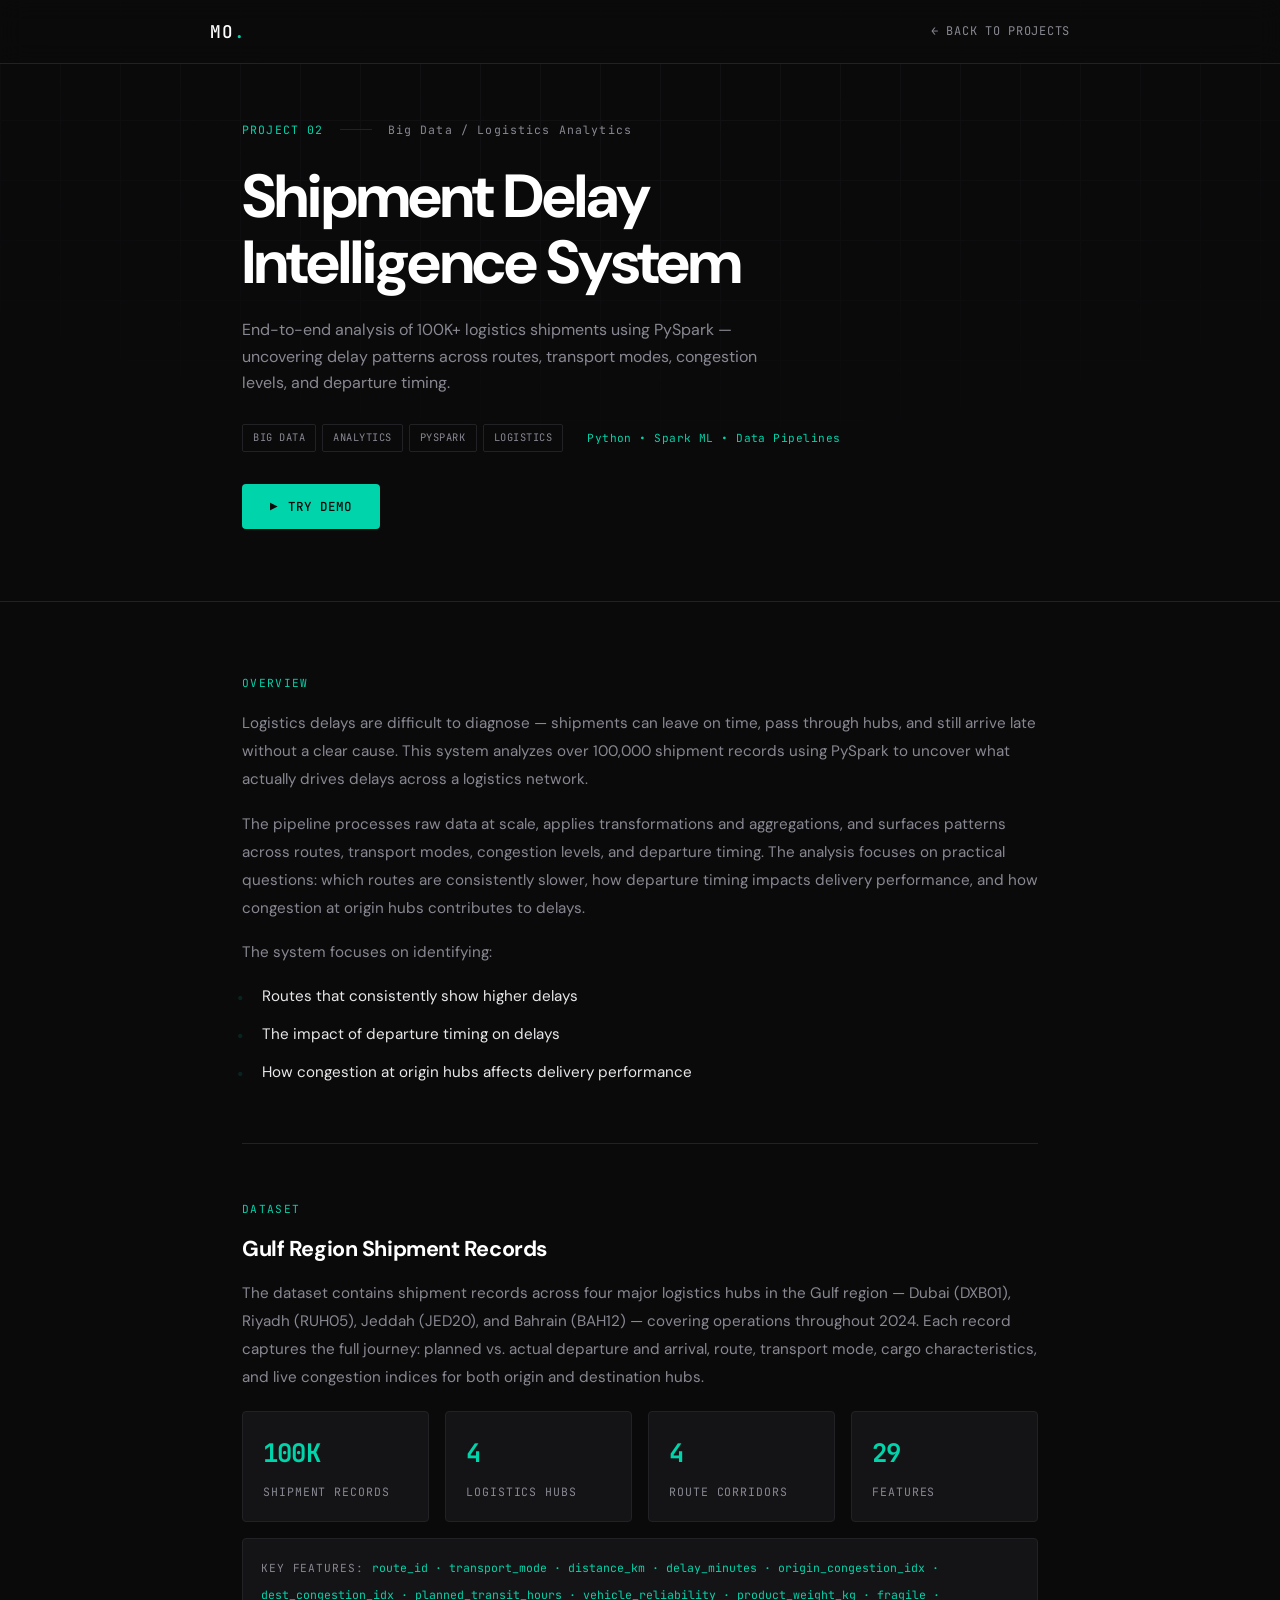
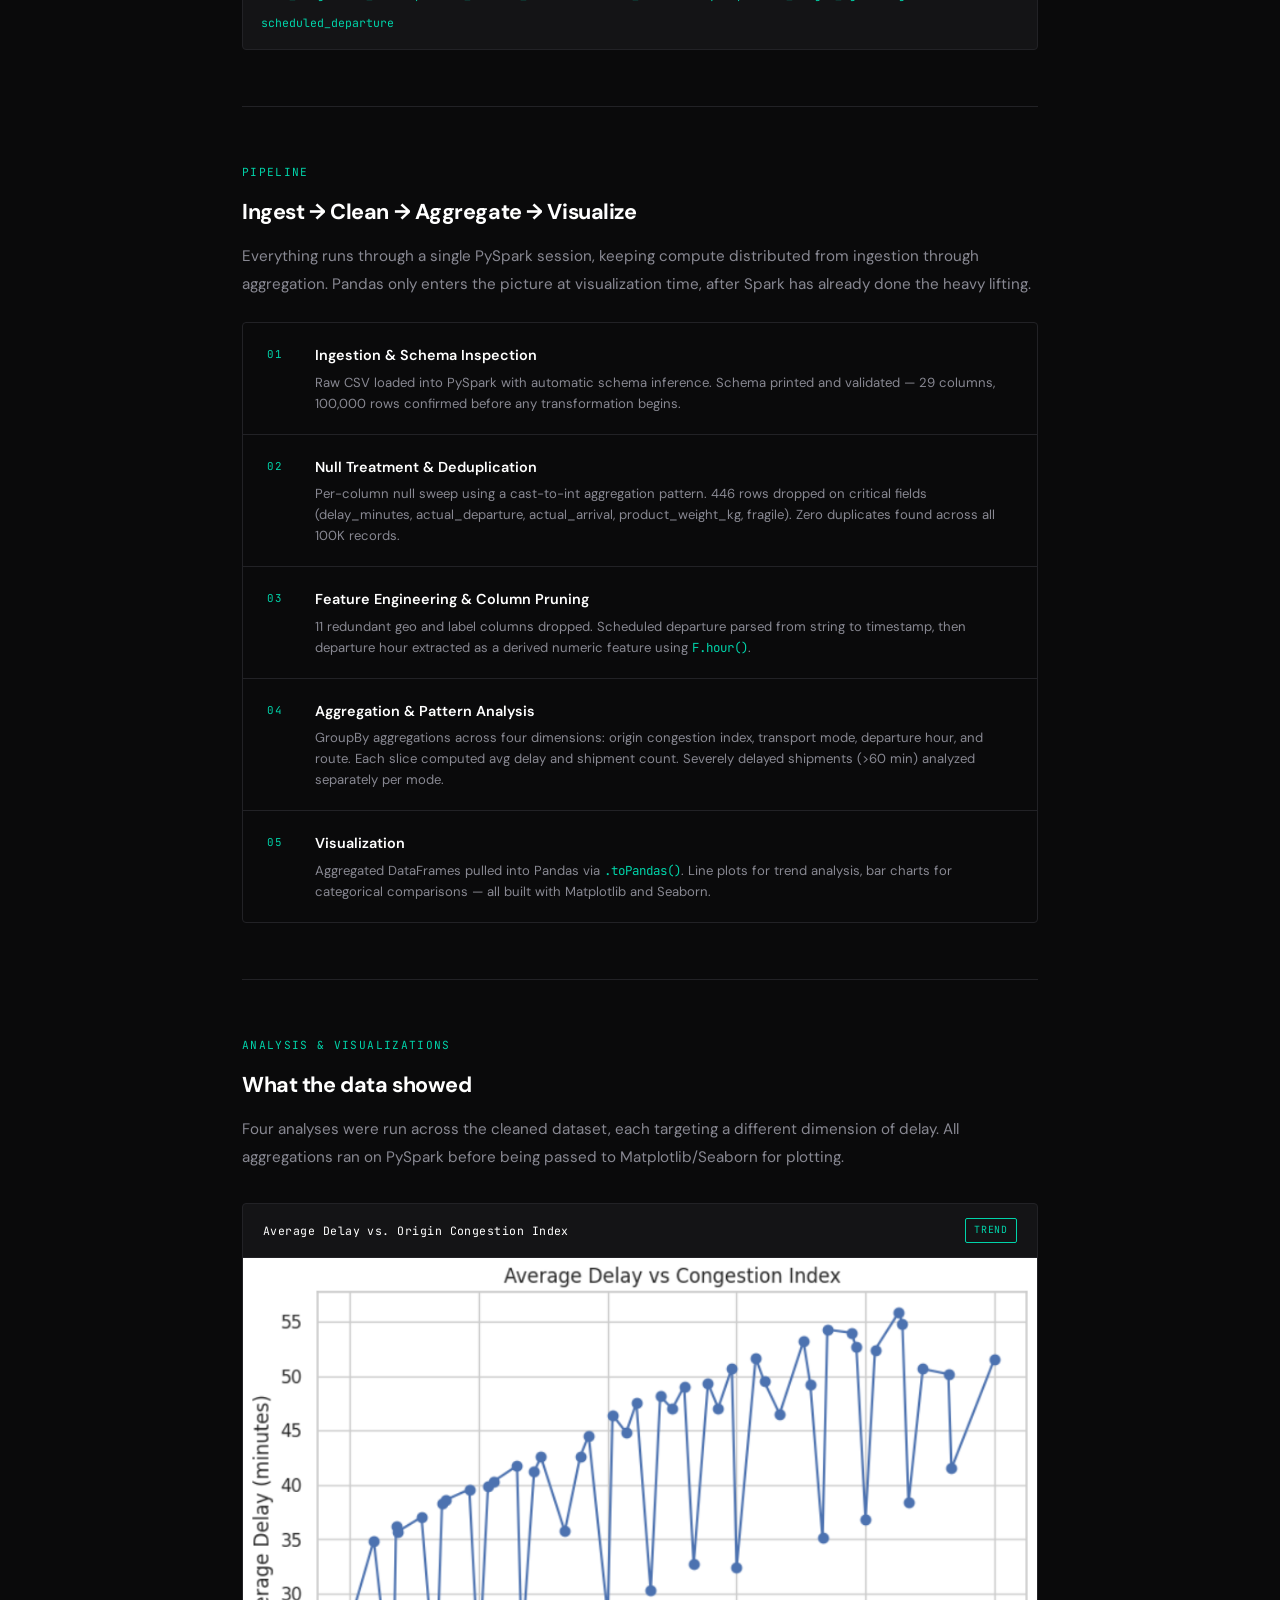
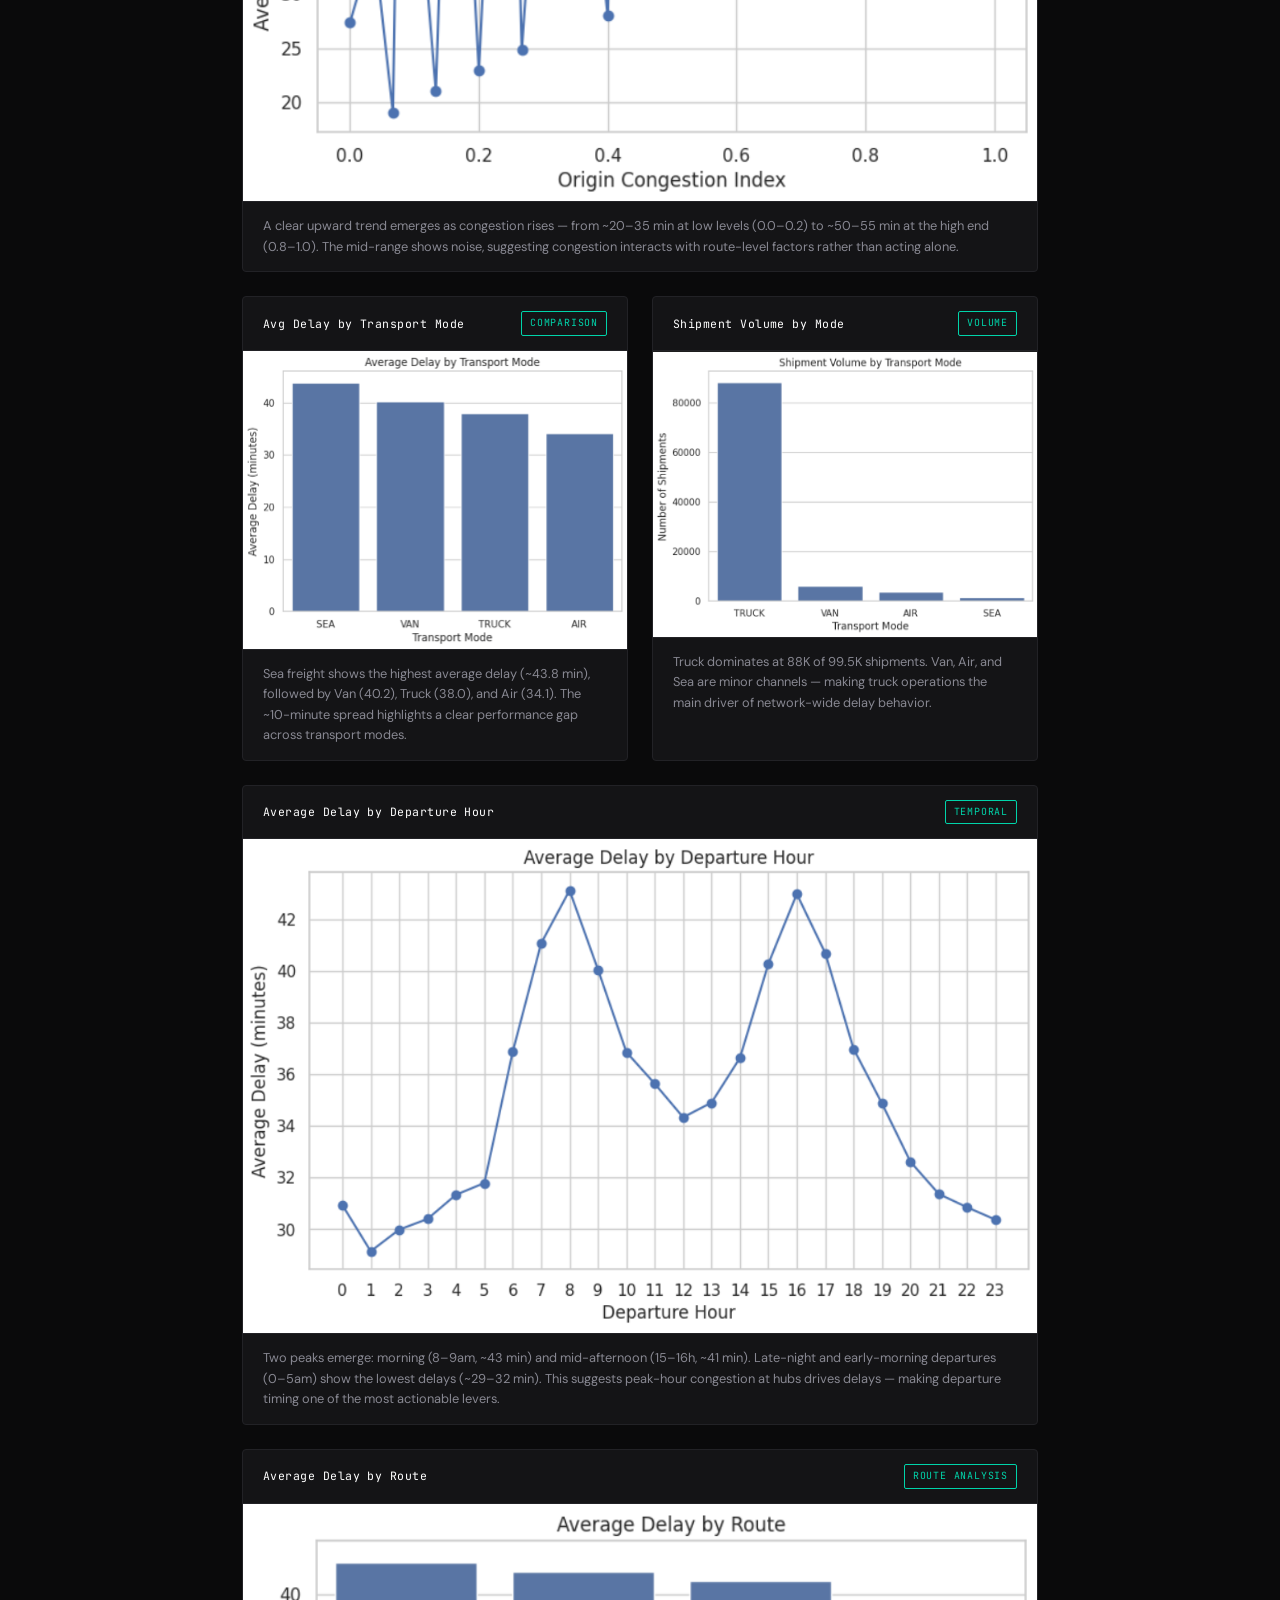
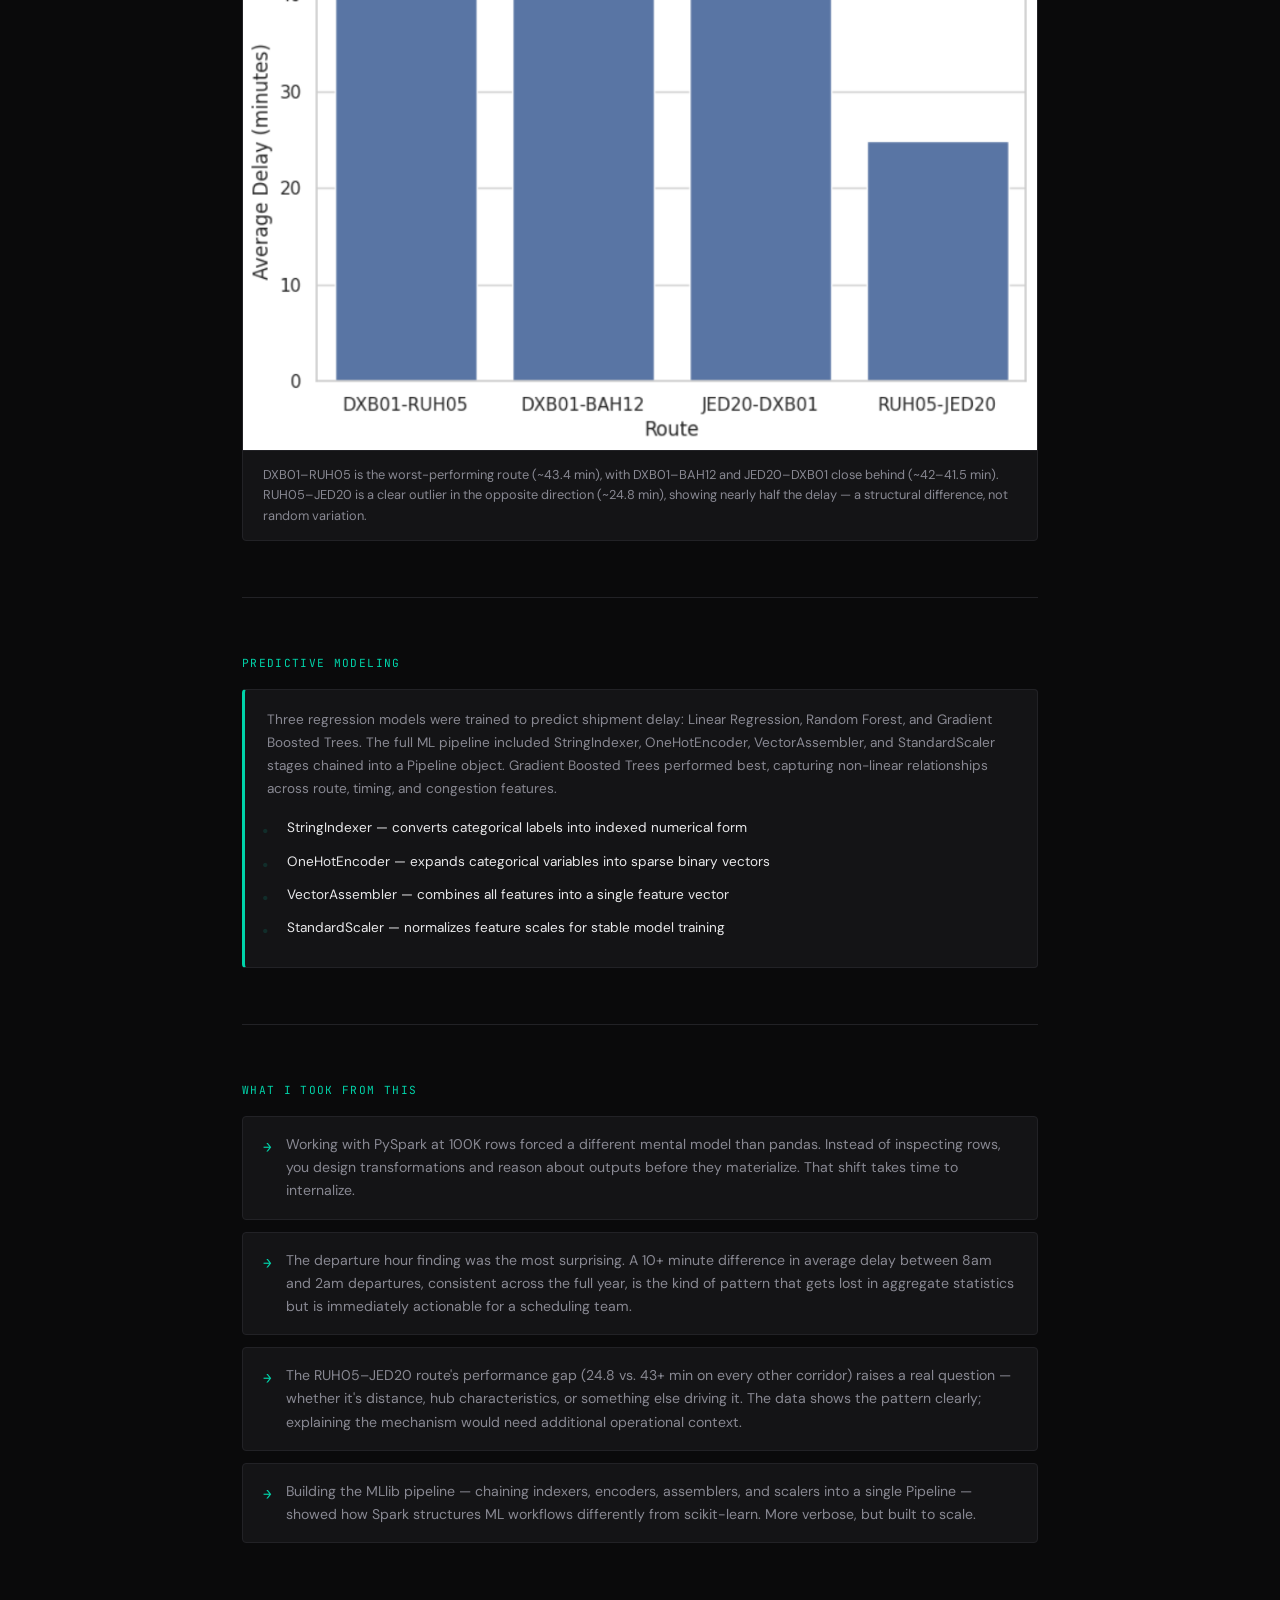
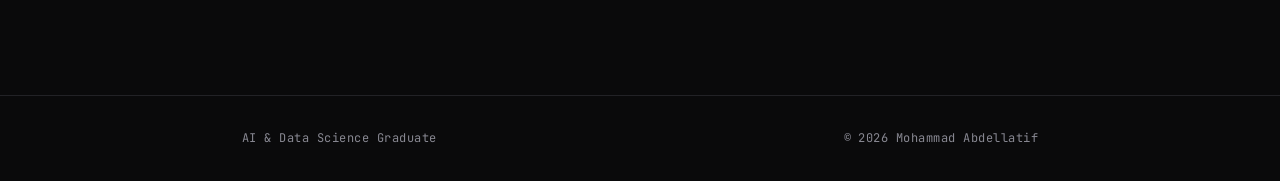
<file: project2.html>
<!DOCTYPE html>
<html lang="en">
<head>
  <meta charset="UTF-8" />
  <meta name="viewport" content="width=device-width, initial-scale=1.0" />
  <title>Shipment Delay Intelligence — Mohammad Abdellatif</title>
  <link rel="preconnect" href="https://fonts.googleapis.com" />
  <link rel="preconnect" href="https://fonts.gstatic.com" crossorigin />
  <link href="https://fonts.googleapis.com/css2?family=DM+Sans:ital,wght@0,300;0,400;0,500;0,700;1,300&family=JetBrains+Mono:wght@400;500&display=swap" rel="stylesheet" />
  <style>
    :root {
      --bg:        #0a0a0b;
      --bg-2:      #111113;
      --bg-card:   #141416;
      --border:    #222226;
      --text:      #e8e8ea;
      --text-muted:#888892;
      --accent:    #00d4aa;
      --accent-dim:#00d4aa22;
      --white:     #ffffff;
      --font-body: 'DM Sans', sans-serif;
      --font-mono: 'JetBrains Mono', monospace;
      --max-width: 860px;
      --radius: 4px;
      --transition: 0.25s ease;
    }

    *, *::before, *::after { box-sizing: border-box; margin: 0; padding: 0; }
    html { scroll-behavior: smooth; font-size: 16px; }
    body {
      background: var(--bg);
      color: var(--text);
      font-family: var(--font-body);
      font-weight: 400;
      line-height: 1.7;
      -webkit-font-smoothing: antialiased;
    }
    a { color: inherit; text-decoration: none; }
    ul { list-style: none; }
    .mono { font-family: var(--font-mono); font-size: 0.75rem; letter-spacing: 0.04em; }
    .accent { color: var(--accent); }
    .container { width: 100%; max-width: var(--max-width); margin: 0 auto; padding: 0 32px; }

    /* NAVBAR */
    .navbar {
      position: fixed; top: 0; left: 0; right: 0; z-index: 100;
      padding: 0 32px; height: 64px; display: flex; align-items: center;
      background: rgba(10,10,11,0.9); backdrop-filter: blur(12px);
      border-bottom: 1px solid var(--border);
    }
    .nav-inner { width: 100%; max-width: var(--max-width); margin: 0 auto; display: flex; align-items: center; justify-content: space-between; }
    .nav-logo { font-family: var(--font-mono); font-size: 1.1rem; font-weight: 500; color: var(--white); letter-spacing: 0.05em; transition: color var(--transition); }
    .nav-logo:hover { color: var(--accent); }
    .nav-back { font-family: var(--font-mono); font-size: 0.75rem; color: var(--text-muted); letter-spacing: 0.06em; text-transform: uppercase; transition: color var(--transition); display: flex; align-items: center; gap: 6px; }
    .nav-back:hover { color: var(--accent); }

    /* HERO */
    .project-hero { padding: 120px 0 72px; border-bottom: 1px solid var(--border); position: relative; overflow: hidden; }
    .hero-grid-bg {
      position: absolute; inset: 0;
      background-image: linear-gradient(var(--border) 1px, transparent 1px), linear-gradient(90deg, var(--border) 1px, transparent 1px);
      background-size: 60px 60px; opacity: 0.3;
      mask-image: radial-gradient(ellipse 100% 100% at 50% 0%, black 20%, transparent 80%);
      -webkit-mask-image: radial-gradient(ellipse 100% 100% at 50% 0%, black 20%, transparent 80%);
    }
    .project-hero .container { position: relative; z-index: 1; }
    .project-eyebrow { display: flex; align-items: center; gap: 16px; margin-bottom: 24px; }
    .project-eyebrow-label { font-family: var(--font-mono); font-size: 0.72rem; color: var(--accent); text-transform: uppercase; letter-spacing: 0.1em; }
    .project-eyebrow-sep { width: 32px; height: 1px; background: var(--border); }
    .project-eyebrow-num { font-family: var(--font-mono); font-size: 0.72rem; color: var(--text-muted); letter-spacing: 0.1em; }
    .project-title { font-size: clamp(2.2rem, 5vw, 3.8rem); font-weight: 700; letter-spacing: -0.03em; line-height: 1.1; color: var(--white); margin-bottom: 20px; }
    .project-summary { font-size: 1rem; color: var(--text-muted); margin-bottom: 28px; max-width: 560px; line-height: 1.65; }
    .project-meta-row { display: flex; flex-wrap: wrap; gap: 24px; align-items: center; }
    .project-tags { display: flex; gap: 6px; flex-wrap: wrap; }
    .tag { font-family: var(--font-mono); font-size: 0.65rem; padding: 4px 10px; border: 1px solid var(--border); border-radius: 2px; color: var(--text-muted); letter-spacing: 0.05em; text-transform: uppercase; }
    .project-stack-inline { font-family: var(--font-mono); font-size: 0.7rem; color: var(--accent); letter-spacing: 0.04em; }

    /* MAIN CONTENT */
    .project-body { padding: 72px 0 96px; }
    .content-block { margin-bottom: 56px; opacity: 0; transform: translateY(20px); transition: opacity 0.6s ease, transform 0.6s ease; }
    .content-block.visible { opacity: 1; transform: translateY(0); }
    .block-label { font-family: var(--font-mono); font-size: 0.7rem; color: var(--accent); text-transform: uppercase; letter-spacing: 0.12em; margin-bottom: 16px; display: block; }
    .block-heading { font-size: 1.35rem; font-weight: 700; color: var(--white); letter-spacing: -0.02em; margin-bottom: 16px; line-height: 1.3; }
    .block-text { color: var(--text-muted); font-size: 0.95rem; line-height: 1.85; }
    .block-text p { margin-bottom: 16px; }
    .block-text p:last-child { margin-bottom: 0; }
    .divider { border: none; border-top: 1px solid var(--border); margin-bottom: 56px; }

    /* STAT CARDS */
    .stat-cards { display: flex; gap: 16px; flex-wrap: wrap; margin-top: 20px; }
    .stat-card { flex: 1; min-width: 140px; padding: 20px; background: var(--bg-card); border: 1px solid var(--border); border-radius: var(--radius); }
    .stat-value { font-size: 1.6rem; font-weight: 700; color: var(--accent); letter-spacing: -0.03em; font-family: var(--font-mono); }
    .stat-label { font-size: 0.72rem; font-family: var(--font-mono); color: var(--text-muted); text-transform: uppercase; letter-spacing: 0.08em; margin-top: 6px; }

    /* FEATURES CHIP */
    .features-row { margin-top: 16px; padding: 14px 18px; background: var(--bg-card); border: 1px solid var(--border); border-radius: var(--radius); }

    /* PIPELINE */
    .pipeline { display: flex; flex-direction: column; gap: 0; border: 1px solid var(--border); border-radius: var(--radius); overflow: hidden; }
    .pipeline-step { display: flex; align-items: flex-start; gap: 20px; padding: 20px 24px; border-bottom: 1px solid var(--border); transition: background var(--transition); }
    .pipeline-step:last-child { border-bottom: none; }
    .pipeline-step:hover { background: var(--accent-dim); }
    .step-num { font-family: var(--font-mono); font-size: 0.68rem; color: var(--accent); letter-spacing: 0.08em; min-width: 28px; padding-top: 2px; }
    .step-title { font-size: 0.9rem; font-weight: 600; color: var(--white); margin-bottom: 4px; }
    .step-desc { font-size: 0.82rem; color: var(--text-muted); line-height: 1.6; }

    /* CHART GALLERY */
    .chart-grid { display: flex; flex-direction: column; gap: 24px; }
    .chart-card {
      background: var(--bg-card);
      border: 1px solid var(--border);
      border-radius: var(--radius);
      overflow: hidden;
      transition: border-color var(--transition);
    }
    .chart-card:hover { border-color: var(--accent); }
    .chart-card-header {
      padding: 14px 20px;
      border-bottom: 1px solid var(--border);
      display: flex;
      align-items: center;
      justify-content: space-between;
    }
    .chart-card-title { font-family: var(--font-mono); font-size: 0.72rem; color: var(--white); letter-spacing: 0.04em; }
    .chart-card-tag { font-family: var(--font-mono); font-size: 0.62rem; color: var(--accent); text-transform: uppercase; letter-spacing: 0.08em; padding: 3px 8px; border: 1px solid var(--accent); border-radius: 2px; }
    .chart-card-img { width: 100%; display: block; background: #fff; }
    .chart-card-caption { padding: 14px 20px; font-size: 0.8rem; color: var(--text-muted); line-height: 1.6; border-top: 1px solid var(--border); }

    .chart-row { display: grid; grid-template-columns: 1fr 1fr; gap: 24px; }

    /* TAKEAWAYS */
    .takeaways { display: flex; flex-direction: column; gap: 12px; }
    .takeaway-item { display: flex; gap: 14px; align-items: flex-start; padding: 16px 20px; background: var(--bg-card); border: 1px solid var(--border); border-radius: var(--radius); transition: border-color var(--transition); }
    .takeaway-item:hover { border-color: var(--accent); }
    .takeaway-arrow { font-family: var(--font-mono); color: var(--accent); font-size: 0.9rem; padding-top: 2px; flex-shrink: 0; }
    .takeaway-text { font-size: 0.88rem; color: var(--text-muted); line-height: 1.65; }

    /* MODELING NOTE */
    .modeling-note {
      padding: 18px 22px;
      background: var(--bg-card);
      border: 1px solid var(--border);
      border-left: 3px solid var(--accent);
      border-radius: var(--radius);
      font-size: 0.85rem;
      color: var(--text-muted);
      line-height: 1.7;
    }

    /* DEMO BUTTON */
    .demo-trigger-wrap { margin-top: 32px; }
    .btn-demo {
      display: inline-flex; align-items: center; gap: 10px;
      padding: 14px 28px; background: var(--accent); color: #0a0a0b;
      font-family: var(--font-mono); font-size: 0.78rem; font-weight: 500;
      letter-spacing: 0.08em; text-transform: uppercase; border: none;
      border-radius: var(--radius); cursor: pointer;
      transition: background var(--transition), transform var(--transition), box-shadow var(--transition);
    }
    .btn-demo:hover { background: #00f0c2; transform: translateY(-2px); box-shadow: 0 8px 24px rgba(0,212,170,0.25); }

    /* MODAL */
    .modal-overlay {
      position: fixed; inset: 0; background: rgba(0,0,0,0.75);
      backdrop-filter: blur(6px); z-index: 200;
      display: flex; align-items: center; justify-content: center;
      padding: 24px; opacity: 0; pointer-events: none; transition: opacity 0.25s ease;
    }
    .modal-overlay.open { opacity: 1; pointer-events: all; }
    .modal {
      background: var(--bg-card); border: 1px solid var(--border); border-radius: 6px;
      width: 100%; max-width: 560px; max-height: 90vh; overflow-y: auto;
      transform: translateY(16px); transition: transform 0.25s ease;
    }
    .modal-overlay.open .modal { transform: translateY(0); }
    .modal-header { display: flex; align-items: center; justify-content: space-between; padding: 20px 24px; border-bottom: 1px solid var(--border); }
    .modal-title { font-family: var(--font-mono); font-size: 0.72rem; color: var(--accent); text-transform: uppercase; letter-spacing: 0.1em; }
    .modal-note { font-family: var(--font-mono); font-size: 0.65rem; color: var(--text-muted); letter-spacing: 0.04em; margin-top: 4px; }
    .modal-close { background: none; border: none; color: var(--text-muted); font-size: 1.2rem; cursor: pointer; padding: 4px; line-height: 1; transition: color var(--transition); }
    .modal-close:hover { color: var(--white); }
    .modal-body { padding: 28px 24px; }
    .demo-field { margin-bottom: 20px; }
    .demo-label { font-family: var(--font-mono); font-size: 0.68rem; color: var(--text-muted); text-transform: uppercase; letter-spacing: 0.1em; margin-bottom: 8px; display: block; }
    .demo-select {
      width: 100%; background: var(--bg-2); border: 1px solid var(--border); border-radius: var(--radius);
      color: var(--text); font-family: var(--font-mono); font-size: 0.8rem; padding: 10px 14px;
      cursor: pointer; outline: none; transition: border-color var(--transition); appearance: none;
      background-image: url("data:image/svg+xml,%3Csvg xmlns='http://www.w3.org/2000/svg' width='12' height='8' viewBox='0 0 12 8'%3E%3Cpath d='M1 1l5 5 5-5' stroke='%23888892' stroke-width='1.5' fill='none' stroke-linecap='round'/%3E%3C/svg%3E");
      background-repeat: no-repeat; background-position: right 14px center; padding-right: 36px;
    }
    .demo-select:focus { border-color: var(--accent); }
    .demo-row { display: grid; grid-template-columns: 1fr 1fr; gap: 12px; margin-bottom: 20px; }
    .demo-input { width: 100%; background: var(--bg-2); border: 1px solid var(--border); border-radius: var(--radius); color: var(--text); font-family: var(--font-mono); font-size: 0.8rem; padding: 10px 14px; outline: none; transition: border-color var(--transition); }
    .demo-input:focus { border-color: var(--accent); }
    .btn-predict { width: 100%; padding: 13px; background: var(--accent); color: #0a0a0b; font-family: var(--font-mono); font-size: 0.78rem; font-weight: 500; letter-spacing: 0.08em; text-transform: uppercase; border: none; border-radius: var(--radius); cursor: pointer; transition: background var(--transition); margin-top: 4px; }
    .btn-predict:hover { background: #00f0c2; }
    .btn-predict:disabled { opacity: 0.4; cursor: not-allowed; }
    .demo-result { margin-top: 20px; padding: 18px 20px; background: var(--bg-2); border: 1px solid var(--border); border-radius: var(--radius); display: none; }
    .demo-result.visible { display: block; }
    .result-row { display: flex; justify-content: space-between; align-items: center; margin-bottom: 10px; }
    .result-row:last-child { margin-bottom: 0; }
    .result-key { font-family: var(--font-mono); font-size: 0.65rem; color: var(--text-muted); text-transform: uppercase; letter-spacing: 0.1em; }
    .result-value { font-family: var(--font-mono); font-size: 0.82rem; color: var(--accent); font-weight: 500; }
    .demo-disclaimer { margin-top: 16px; font-family: var(--font-mono); font-size: 0.62rem; color: var(--text-muted); text-align: center; letter-spacing: 0.03em; line-height: 1.6; }
    .spinner { display: inline-block; width: 14px; height: 14px; border: 2px solid rgba(0,0,0,0.3); border-top-color: #0a0a0b; border-radius: 50%; animation: spin 0.7s linear infinite; vertical-align: middle; margin-right: 8px; }
    @keyframes spin { to { transform: rotate(360deg); } }

    /* FOOTER */
    .footer { padding: 32px 0; border-top: 1px solid var(--border); }
    .footer-inner { display: flex; justify-content: space-between; align-items: center; color: var(--text-muted); }

    @media (max-width: 640px) {
      .container { padding: 0 20px; }
      .project-hero { padding: 100px 0 56px; }
      .project-body { padding: 48px 0 72px; }
      .demo-row { grid-template-columns: 1fr; }
      .chart-row { grid-template-columns: 1fr; }
      .footer-inner { flex-direction: column; gap: 8px; text-align: center; }
    }

    .overview-list {
    margin-top: 16px;
    padding-left: 0;
    list-style: none;
    }

    .overview-list li {
    margin-bottom: 10px;
    padding-left: 20px; /* increase spacing */
    position: relative;
    color: var(--text);
    }

    .overview-list li::before {
    content: "•";
    position: absolute;
    left: -5px; /* push it slightly left */
    top: 0;
    color: var(--accent-dim);
    font-size: 18px;
    }

    .dataset-text {
    max-width: 700px;
    line-height: 1.7;
    }

    @media (max-width: 768px) {
    .dataset-text {
        max-width: 100%;
    }
    }

  </style>
  <!-- Google tag (gtag.js) -->
<script async src="https://www.googletagmanager.com/gtag/js?id=G-NGK3C6TYPY"></script>
<script>
  window.dataLayer = window.dataLayer || [];
  function gtag(){dataLayer.push(arguments);}
  gtag('js', new Date());

  gtag('config', 'G-NGK3C6TYPY');
</script>
</head>
<body>

  <nav class="navbar">
    <div class="nav-inner">
      <a href="index.html" class="nav-logo">MO<span class="accent">.</span></a>
      <a href="index.html#projects" class="nav-back mono">← Back to Projects</a>
    </div>
  </nav>

  <section class="project-hero">
    <div class="hero-grid-bg"></div>
    <div class="container">
      <div class="project-eyebrow">
        <span class="project-eyebrow-label">Project 02</span>
        <div class="project-eyebrow-sep"></div>
        <span class="project-eyebrow-num mono">Big Data / Logistics Analytics</span>
      </div>
      <h1 class="project-title">Shipment Delay<br/>Intelligence System</h1>
      <p class="project-summary">End-to-end analysis of 100K+ logistics shipments using PySpark — uncovering delay patterns across routes, transport modes, congestion levels, and departure timing.</p>
      <div class="project-meta-row">
        <div class="project-tags">
          <span class="tag">Big Data</span>
          <span class="tag">Analytics</span>
          <span class="tag">PySpark</span>
          <span class="tag">Logistics</span>
        </div>
        <span class="project-stack-inline mono">Python • Spark ML • Data Pipelines</span>
      </div>
      <div class="demo-trigger-wrap">
        <button class="btn-demo" id="openDemo"><span>▶</span> Try Demo</button>
      </div>
    </div>
  </section>

  <!-- DEMO MODAL -->
  <div class="modal-overlay" id="demoModal">
    <div class="modal" role="dialog" aria-modal="true">
      <div class="modal-header">
        <div>
          <div class="modal-title">Shipment Delay Estimator</div>
          <div class="modal-note">Estimator based on learned patterns from the dataset</div>
        </div>
        <button class="modal-close" id="closeDemo">✕</button>
      </div>
      <div class="modal-body">
        <div class="demo-field">
          <label class="demo-label">Route</label>
          <select class="demo-select" id="routeSelect">
            <option value="DXB01-RUH05">Dubai → Riyadh</option>
            <option value="DXB01-BAH12">Dubai → Bahrain</option>
            <option value="JED20-DXB01">Jeddah → Dubai</option>
            <option value="RUH05-JED20">Riyadh → Jeddah</option>
          </select>
        </div>
        <div class="demo-field">
          <label class="demo-label">Transport Mode</label>
          <select class="demo-select" id="modeSelect">
            <option value="TRUCK">Truck — highest volume</option>
            <option value="AIR">Air — lowest avg delay</option>
            <option value="VAN">Van</option>
            <option value="SEA">Sea — highest avg delay</option>
          </select>
        </div>
        <div class="demo-row">
          <div>
            <label class="demo-label">Origin Congestion (0–1)</label>
            <input class="demo-input" type="number" id="congestionInput" min="0" max="1" step="0.1" value="0.5" />
          </div>
          <div>
            <label class="demo-label">Departure Hour (0–23)</label>
            <input class="demo-input" type="number" id="hourInput" min="0" max="23" value="8" />
          </div>
        </div>
        <button class="btn-predict" id="predictBtn">Estimate Delay</button>
        <div class="demo-result" id="demoResult">
          <div class="result-row"><span class="result-key">Predicted Delay</span><span class="result-value" id="resultDelay">—</span></div>
          <div class="result-row"><span class="result-key">Risk Level</span><span class="result-value" id="resultRisk">—</span></div>
          <div class="result-row"><span class="result-key">Primary Driver</span><span class="result-value" id="resultDriver">—</span></div>
        </div>
        <div class="demo-disclaimer">Estimates derived from real route and timing patterns in the dataset.<br/>
          (Not Live Inference)</div>
      
      </div>
    </div>
  </div>

  <main class="project-body">
    <div class="container">

      <!-- Overview -->
      <div class="content-block">
        <span class="block-label">Overview</span>
        <div class="block-text">
          <p>
            Logistics delays are difficult to diagnose — shipments can leave on time, pass through hubs, and still arrive late without a clear cause.
            This system analyzes over 100,000 shipment records using PySpark to uncover what actually drives delays across a logistics network. 
          </p>

          <p>
            The pipeline processes raw data at scale, applies transformations and aggregations, and surfaces patterns across routes, transport modes, congestion levels, and departure timing.
            The analysis focuses on practical questions: which routes are consistently slower, how departure timing impacts delivery performance, and how congestion at origin hubs contributes to delays.
          </p>

            <p>The system focuses on identifying:</p>

            <ul class="overview-list">
            <li>Routes that consistently show higher delays</li>
            <li>The impact of departure timing on delays</li>
            <li>How congestion at origin hubs affects delivery performance</li>
            </ul>
        </div>
      </div>

      <hr class="divider" />

      <!-- Dataset -->
      <div class="content-block">
        <span class="block-label">Dataset</span>
        <h2 class="block-heading">Gulf Region Shipment Records</h2>
        <div class="block-text">
          <p>
            The dataset contains shipment records across four major logistics hubs in the Gulf region —
            Dubai (DXB01), Riyadh (RUH05), Jeddah (JED20), and Bahrain (BAH12) — covering operations throughout 2024.
            
            Each record captures the full journey: planned vs. actual departure and arrival, route, transport mode, cargo characteristics,
            and live congestion indices for both origin and destination hubs.
          </p>
        </div>
        <div class="stat-cards">
          <div class="stat-card"><div class="stat-value">100K</div><div class="stat-label">Shipment Records</div></div>
          <div class="stat-card"><div class="stat-value">4</div><div class="stat-label">Logistics Hubs</div></div>
          <div class="stat-card"><div class="stat-value">4</div><div class="stat-label">Route Corridors</div></div>
          <div class="stat-card"><div class="stat-value">29</div><div class="stat-label">Features</div></div>
        </div>
        <div class="features-row" style="margin-top:16px;">
          <span style="font-family:var(--font-mono);font-size:0.7rem;color:var(--text-muted);text-transform:uppercase;letter-spacing:0.08em;">Key Features: </span>
          <span style="font-family:var(--font-mono);font-size:0.72rem;color:var(--accent);">route_id · transport_mode · distance_km · delay_minutes · origin_congestion_idx · dest_congestion_idx · planned_transit_hours · vehicle_reliability · product_weight_kg · fragile · scheduled_departure</span>
        </div>
      </div>

      <hr class="divider" />

      <!-- Pipeline -->
      <div class="content-block">
        <span class="block-label">Pipeline</span>
        <h2 class="block-heading">Ingest → Clean → Aggregate → Visualize</h2>
        <div class="block-text" style="margin-bottom:24px;">
          <p>Everything runs through a single PySpark session, keeping compute distributed from ingestion through aggregation. Pandas only enters the picture at visualization time, after Spark has already done the heavy lifting.</p>
        </div>
        <div class="pipeline">
          <div class="pipeline-step">
            <span class="step-num">01</span>
            <div class="step-content">
              <div class="step-title">Ingestion & Schema Inspection</div>
              <div class="step-desc">Raw CSV loaded into PySpark with automatic schema inference. Schema printed and validated — 29 columns, 100,000 rows confirmed before any transformation begins.</div>
            </div>
          </div>
          <div class="pipeline-step">
            <span class="step-num">02</span>
            <div class="step-content">
              <div class="step-title">Null Treatment & Deduplication</div>
              <div class="step-desc">Per-column null sweep using a cast-to-int aggregation pattern. 446 rows dropped on critical fields (delay_minutes, actual_departure, actual_arrival, product_weight_kg, fragile). Zero duplicates found across all 100K records.</div>
            </div>
          </div>
          <div class="pipeline-step">
            <span class="step-num">03</span>
            <div class="step-content">
              <div class="step-title">Feature Engineering & Column Pruning</div>
              <div class="step-desc">11 redundant geo and label columns dropped. Scheduled departure parsed from string to timestamp, then departure hour extracted as a derived numeric feature using <span style="font-family:var(--font-mono);font-size:0.78rem;color:var(--accent);">F.hour()</span>.</div>
            </div>
          </div>
          <div class="pipeline-step">
            <span class="step-num">04</span>
            <div class="step-content">
              <div class="step-title">Aggregation & Pattern Analysis</div>
              <div class="step-desc">GroupBy aggregations across four dimensions: origin congestion index, transport mode, departure hour, and route. Each slice computed avg delay and shipment count. Severely delayed shipments (&gt;60 min) analyzed separately per mode.</div>
            </div>
          </div>
          <div class="pipeline-step">
            <span class="step-num">05</span>
            <div class="step-content">
              <div class="step-title">Visualization</div>
              <div class="step-desc">Aggregated DataFrames pulled into Pandas via <span style="font-family:var(--font-mono);font-size:0.78rem;color:var(--accent);">.toPandas()</span>. Line plots for trend analysis, bar charts for categorical comparisons — all built with Matplotlib and Seaborn.</div>
            </div>
          </div>
        </div>
      </div>

      <hr class="divider" />

      <!-- Visuals -->
      <div class="content-block">
        <span class="block-label">Analysis & Visualizations</span>
        <h2 class="block-heading">What the data showed</h2>
        <div class="block-text" style="margin-bottom:32px;">
          <p>Four analyses were run across the cleaned dataset, each targeting a different dimension of delay. All aggregations ran on PySpark before being passed to Matplotlib/Seaborn for plotting.</p>
        </div>

        <div class="chart-grid">

          <!-- Chart 1: Congestion -->
          <div class="chart-card">
            <div class="chart-card-header">
              <span class="chart-card-title">Average Delay vs. Origin Congestion Index</span>
              <span class="chart-card-tag">Trend</span>
            </div>
            <img class="chart-card-img" src="assets/Images/Average Delay vs Congestion.png" alt="Delay vs Congestion">
            <div class="chart-card-caption">
              A clear upward trend emerges as congestion rises — from ~20–35 min at low levels (0.0–0.2) to ~50–55 min at the high end (0.8–1.0). The mid-range shows noise, suggesting congestion interacts with route-level factors rather than acting alone.
            </div>
          </div>

          <!-- Charts 2 & 3: Side by side -->
          <div class="chart-row">
            <div class="chart-card">
              <div class="chart-card-header">
                <span class="chart-card-title">Avg Delay by Transport Mode</span>
                <span class="chart-card-tag">Comparison</span>
              </div>
              <img class="chart-card-img" src="assets/Images/Average Delay by Transport Mode.png" alt="Delay vs Congestion">
              <div class="chart-card-caption">
                Sea freight shows the highest average delay (~43.8 min), followed by Van (40.2), Truck (38.0), and Air (34.1). The ~10-minute spread highlights a clear performance gap across transport modes.
              </div>
            </div>
            <div class="chart-card">
              <div class="chart-card-header">
                <span class="chart-card-title">Shipment Volume by Mode</span>
                <span class="chart-card-tag">Volume</span>
              </div>
              <img class="chart-card-img" src="assets/Images/Shipment Volume by Tranport Mode.png" alt="Delay vs Congestion">
              <div class="chart-card-caption">
                Truck dominates at 88K of 99.5K shipments. Van, Air, and Sea are minor channels — making truck operations the main driver of network-wide delay behavior.
              </div>
            </div>
          </div>

          <!-- Chart 4: Departure Hour -->
          <div class="chart-card">
            <div class="chart-card-header">
              <span class="chart-card-title">Average Delay by Departure Hour</span>
              <span class="chart-card-tag">Temporal</span>
            </div>
            <img class="chart-card-img" src="assets/Images/Average Delay by Departure Hour.png" alt="Delay vs Congestion">
            <div class="chart-card-caption">
              Two peaks emerge: morning (8–9am, ~43 min) and mid-afternoon (15–16h, ~41 min). Late-night and early-morning departures (0–5am) show the lowest delays (~29–32 min). This suggests peak-hour congestion at hubs drives delays — making departure timing one of the most actionable levers.
            </div>
          </div>

          <!-- Chart 5: Route -->
          <div class="chart-card">
            <div class="chart-card-header">
              <span class="chart-card-title">Average Delay by Route</span>
              <span class="chart-card-tag">Route Analysis</span>
            </div>
            <img class="chart-card-img" src="assets/Images/Average Delay by Route.png" alt="Delay vs Congestion">
            <div class="chart-card-caption">
              DXB01–RUH05 is the worst-performing route (~43.4 min), with DXB01–BAH12 and JED20–DXB01 close behind (~42–41.5 min). RUH05–JED20 is a clear outlier in the opposite direction (~24.8 min), showing nearly half the delay — a structural difference, not random variation.
            </div>
          </div>

        </div>
      </div>

      <hr class="divider" />

      <!-- Modeling note -->
      <div class="content-block">
        <span class="block-label">Predictive Modeling</span>
        <div class="modeling-note">
            Three regression models were trained to predict shipment delay: Linear Regression, Random Forest, and Gradient Boosted Trees.
            The full ML pipeline included StringIndexer, OneHotEncoder, VectorAssembler, and StandardScaler stages chained into a Pipeline object.
            Gradient Boosted Trees performed best, capturing non-linear relationships across route, timing, and congestion features.

            <ul class="overview-list">
            <li>StringIndexer — converts categorical labels into indexed numerical form</li>
            <li>OneHotEncoder — expands categorical variables into sparse binary vectors</li>
            <li>VectorAssembler — combines all features into a single feature vector</li>
            <li>StandardScaler — normalizes feature scales for stable model training</li>
            </ul>

        </div>
      </div>

      <hr class="divider" />

      <!-- Takeaways -->
      <div class="content-block">
        <span class="block-label">What I took from this</span>
        <div class="takeaways">
          <div class="takeaway-item">
            <span class="takeaway-arrow">→</span>
            <span class="takeaway-text">Working with PySpark at 100K rows forced a different mental model than pandas. Instead of inspecting rows, you design transformations and reason about outputs before they materialize. That shift takes time to internalize.</span>
          </div>
          <div class="takeaway-item">
            <span class="takeaway-arrow">→</span>
            <span class="takeaway-text">The departure hour finding was the most surprising. A 10+ minute difference in average delay between 8am and 2am departures, consistent across the full year, is the kind of pattern that gets lost in aggregate statistics but is immediately actionable for a scheduling team.</span>
          </div>
          <div class="takeaway-item">
            <span class="takeaway-arrow">→</span>
            <span class="takeaway-text">The RUH05–JED20 route's performance gap (24.8 vs. 43+ min on every other corridor) raises a real question — whether it's distance, hub characteristics, or something else driving it. The data shows the pattern clearly; explaining the mechanism would need additional operational context.</span>
          </div>
          <div class="takeaway-item">
            <span class="takeaway-arrow">→</span>
            <span class="takeaway-text">Building the MLlib pipeline — chaining indexers, encoders, assemblers, and scalers into a single Pipeline — showed how Spark structures ML workflows differently from scikit-learn. More verbose, but built to scale.</span>
          </div>
        </div>
      </div>

    </div>
  </main>

  <footer class="footer">
    <div class="container footer-inner">
      <span class="mono">AI &amp; Data Science Graduate</span>
      <span class="mono">© 2026 Mohammad Abdellatif</span>
    </div>
  </footer>

  <script>
    // Scroll reveal
    const observer = new IntersectionObserver((entries) => {
      entries.forEach(entry => {
        if (entry.isIntersecting) { entry.target.classList.add('visible'); observer.unobserve(entry.target); }
      });
    }, { threshold: 0.1, rootMargin: '0px 0px -40px 0px' });
    document.querySelectorAll('.content-block').forEach(el => observer.observe(el));

    // Modal
    const overlay = document.getElementById('demoModal');
    const openBtn = document.getElementById('openDemo');
    const closeBtn = document.getElementById('closeDemo');
    const predictBtn = document.getElementById('predictBtn');
    const demoResult = document.getElementById('demoResult');

    function openModal() { overlay.classList.add('open'); document.body.style.overflow = 'hidden'; }
    function closeModal() { overlay.classList.remove('open'); document.body.style.overflow = ''; }
    openBtn.addEventListener('click', openModal);
    closeBtn.addEventListener('click', closeModal);
    overlay.addEventListener('click', (e) => { if (e.target === overlay) closeModal(); });
    document.addEventListener('keydown', (e) => { if (e.key === 'Escape') closeModal(); });

    const routeDelays = { 'DXB01-RUH05': 43.4, 'DXB01-BAH12': 42.4, 'JED20-DXB01': 41.5, 'RUH05-JED20': 24.8 };
    const modeFactors = { 'TRUCK': 0.0, 'AIR': -3.9, 'VAN': 2.2, 'SEA': 5.8 };

    predictBtn.addEventListener('click', () => {
      predictBtn.disabled = true;
      predictBtn.innerHTML = '<span class="spinner"></span>Running...';
      demoResult.classList.remove('visible');

      setTimeout(() => {
        const route = document.getElementById('routeSelect').value;
        const mode = document.getElementById('modeSelect').value;
        const congestion = parseFloat(document.getElementById('congestionInput').value) || 0.5;
        const hour = parseInt(document.getElementById('hourInput').value) || 8;

        let base = routeDelays[route] || 38;
        base += modeFactors[mode] || 0;
        base += congestion * 18;
        const morningPeak = (hour >= 7 && hour <= 9);
        const afternoonPeak = (hour >= 15 && hour <= 16);
        if (morningPeak || afternoonPeak) base += 8;
        else if (hour >= 0 && hour <= 5) base -= 7;
        base += (Math.random() - 0.5) * 6;
        const predicted = Math.max(5, Math.round(base));

        let driver = congestion > 0.6 ? 'High origin congestion' : morningPeak ? 'Morning departure peak' : afternoonPeak ? 'Afternoon departure peak' : 'Route baseline';
        let risk = predicted > 60 ? 'High' : predicted > 35 ? 'Medium' : 'Low';
        const riskColor = predicted > 60 ? '#e8574a' : predicted > 35 ? '#e8c57a' : 'var(--accent)';

        document.getElementById('resultDelay').textContent = predicted + ' min';
        document.getElementById('resultRisk').textContent = risk;
        document.getElementById('resultRisk').style.color = riskColor;
        document.getElementById('resultDriver').textContent = driver;

        demoResult.classList.add('visible');
        predictBtn.disabled = false;
        predictBtn.innerHTML = 'Estimate Delay';
      }, 1200);
    });
  </script>
</body>
</html>
</file>
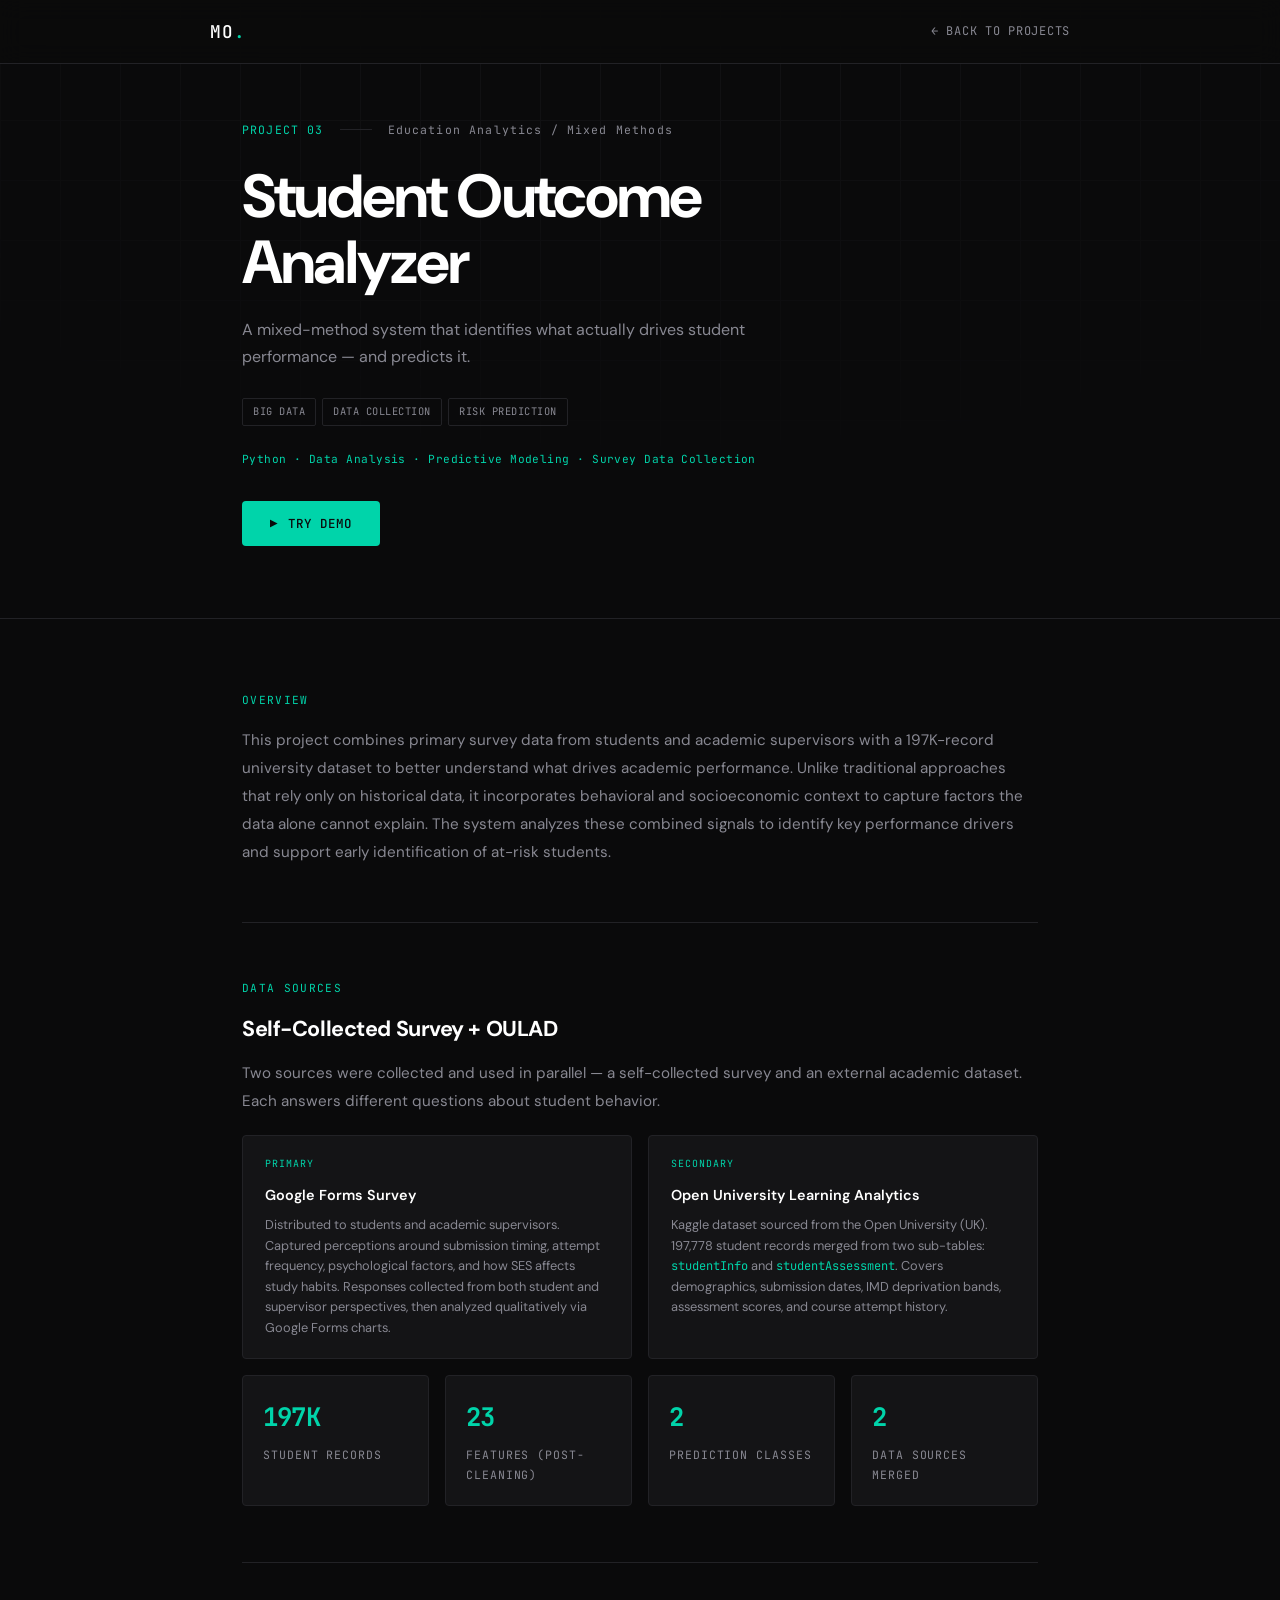
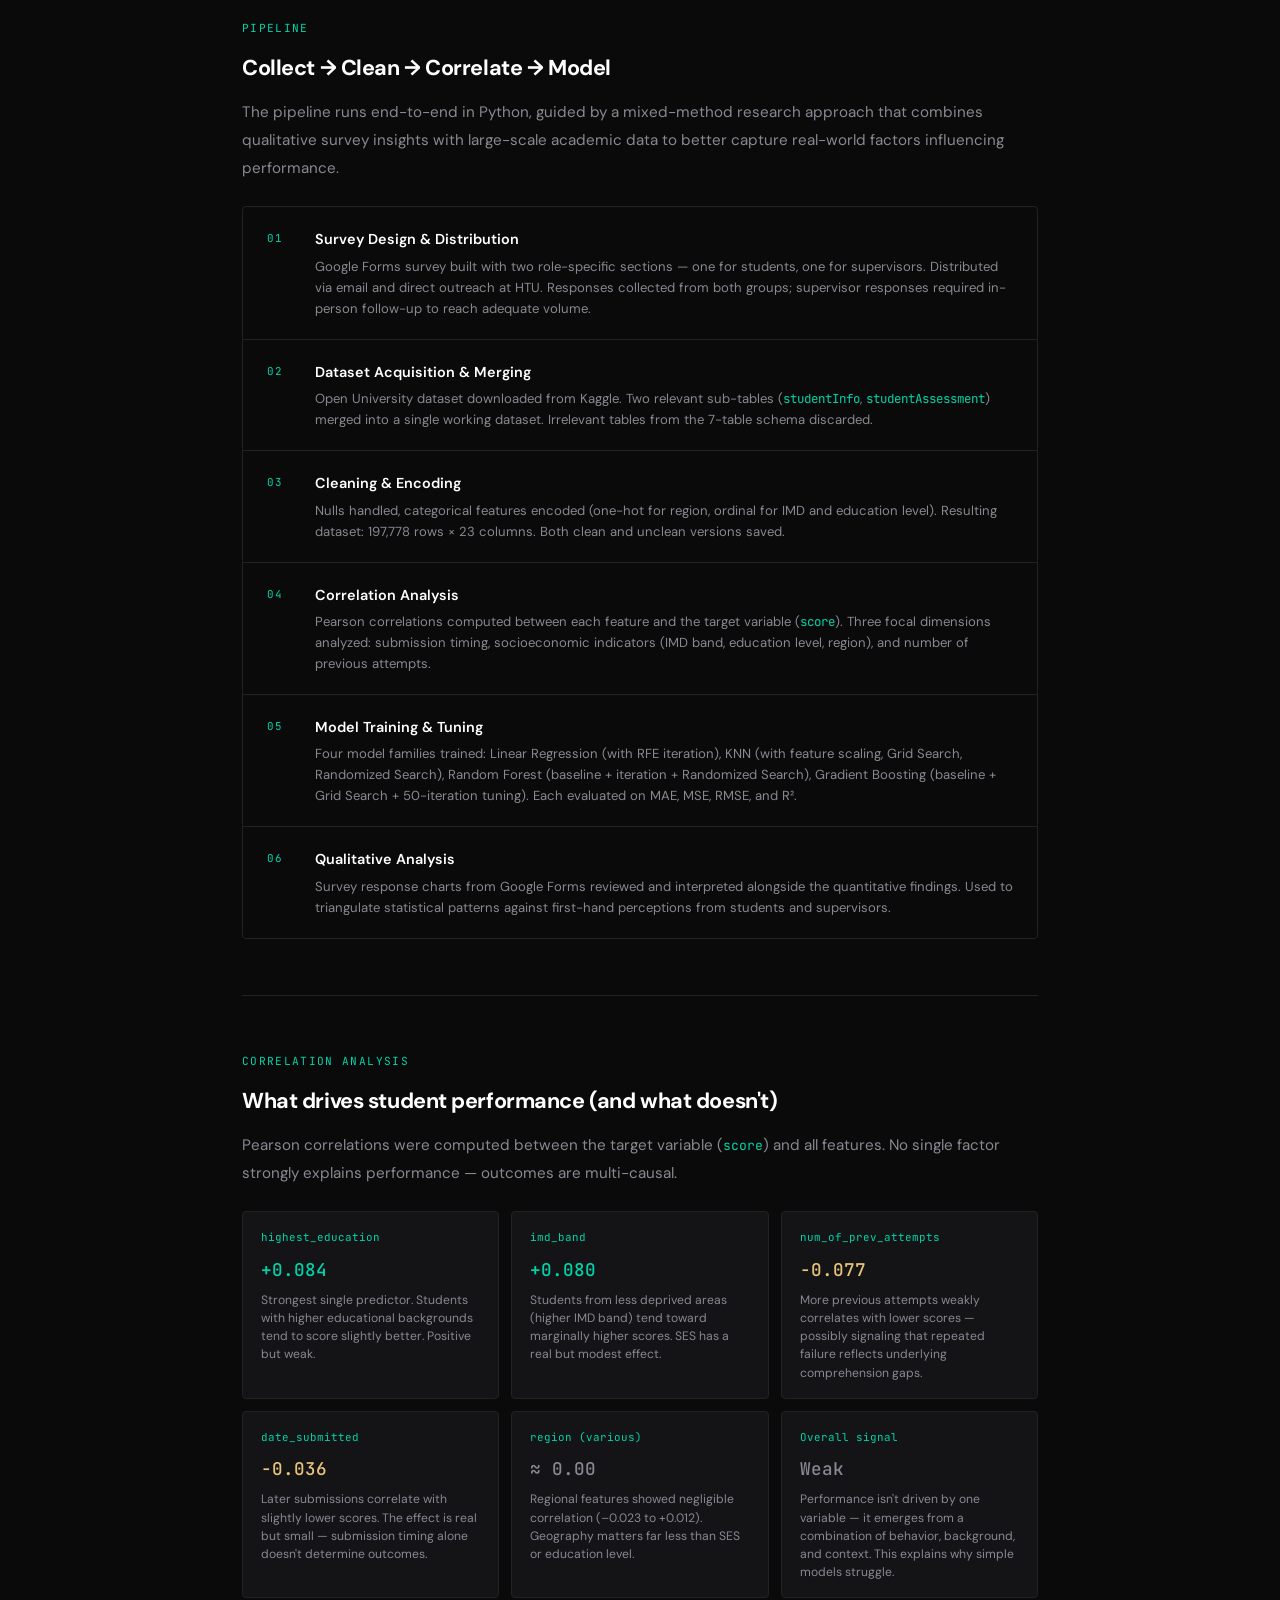
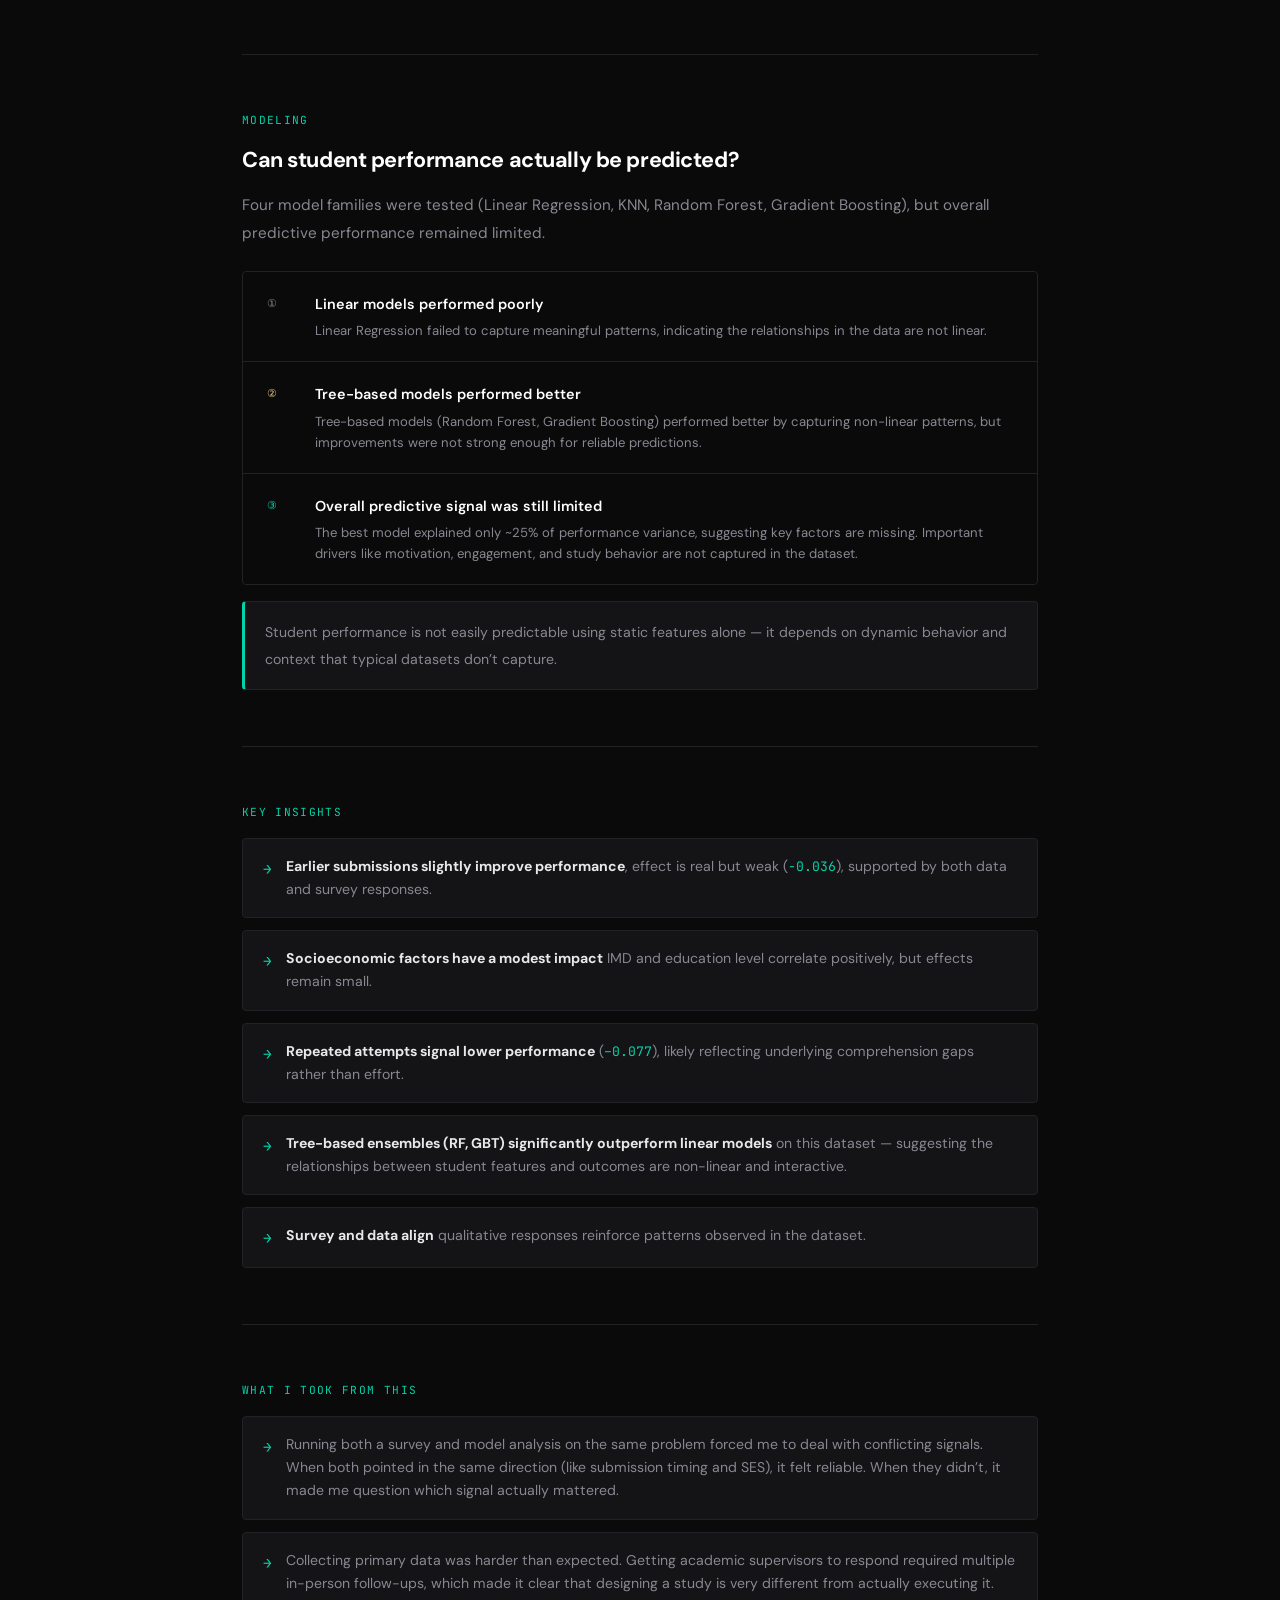
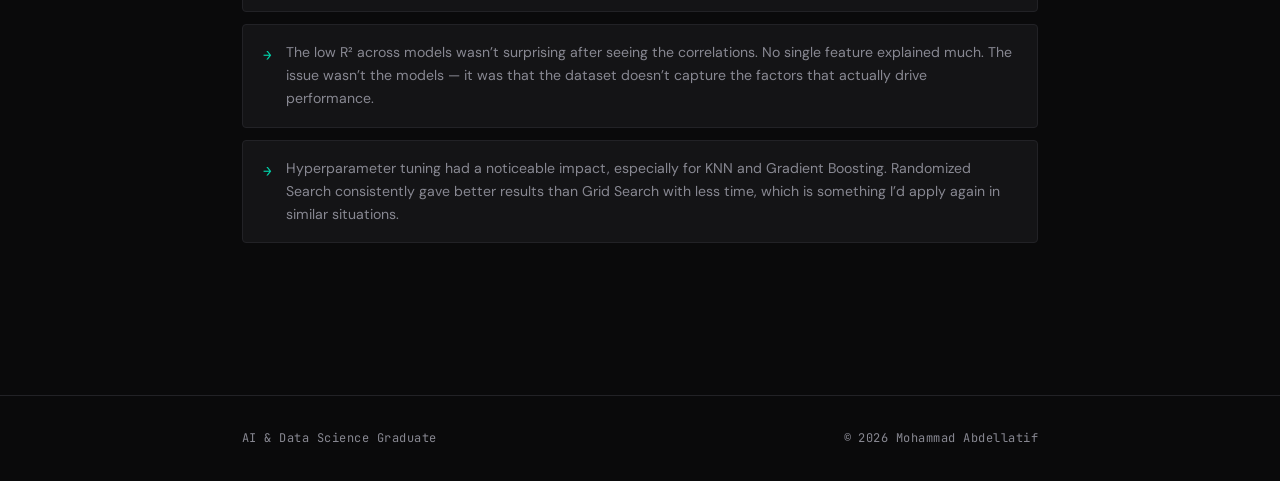
<file: project3.html>
<!DOCTYPE html>
<html lang="en">
<head>
  <meta charset="UTF-8" />
  <meta name="viewport" content="width=device-width, initial-scale=1.0" />
  <title>Student Outcome Analyzer — Mohammad Abdellatif</title>
  <link rel="preconnect" href="https://fonts.googleapis.com" />
  <link rel="preconnect" href="https://fonts.gstatic.com" crossorigin />
  <link href="https://fonts.googleapis.com/css2?family=DM+Sans:ital,wght@0,300;0,400;0,500;0,700;1,300&family=JetBrains+Mono:wght@400;500&display=swap" rel="stylesheet" />
  <style>
    :root {
      --bg:        #0a0a0b;
      --bg-2:      #111113;
      --bg-card:   #141416;
      --border:    #222226;
      --text:      #e8e8ea;
      --text-muted:#888892;
      --accent:    #00d4aa;
      --accent-dim:#00d4aa22;
      --white:     #ffffff;
      --font-body: 'DM Sans', sans-serif;
      --font-mono: 'JetBrains Mono', monospace;
      --max-width: 860px;
      --radius: 4px;
      --transition: 0.25s ease;
    }

    *, *::before, *::after { box-sizing: border-box; margin: 0; padding: 0; }
    html { scroll-behavior: smooth; font-size: 16px; }
    body { background: var(--bg); color: var(--text); font-family: var(--font-body); font-weight: 400; line-height: 1.7; -webkit-font-smoothing: antialiased; }
    a { color: inherit; text-decoration: none; }
    ul { list-style: none; }
    .mono { font-family: var(--font-mono); font-size: 0.75rem; letter-spacing: 0.04em; }
    .accent { color: var(--accent); }
    .container { width: 100%; max-width: var(--max-width); margin: 0 auto; padding: 0 32px; }

    /* NAVBAR */
    .navbar { position: fixed; top: 0; left: 0; right: 0; z-index: 100; padding: 0 32px; height: 64px; display: flex; align-items: center; background: rgba(10,10,11,0.9); backdrop-filter: blur(12px); border-bottom: 1px solid var(--border); }
    .nav-inner { width: 100%; max-width: var(--max-width); margin: 0 auto; display: flex; align-items: center; justify-content: space-between; }
    .nav-logo { font-family: var(--font-mono); font-size: 1.1rem; font-weight: 500; color: var(--white); letter-spacing: 0.05em; transition: color var(--transition); }
    .nav-logo:hover { color: var(--accent); }
    .nav-back { font-family: var(--font-mono); font-size: 0.75rem; color: var(--text-muted); letter-spacing: 0.06em; text-transform: uppercase; transition: color var(--transition); display: flex; align-items: center; gap: 6px; }
    .nav-back:hover { color: var(--accent); }

    /* HERO */
    .project-hero { padding: 120px 0 72px; border-bottom: 1px solid var(--border); position: relative; overflow: hidden; }
    .hero-grid-bg { position: absolute; inset: 0; background-image: linear-gradient(var(--border) 1px, transparent 1px), linear-gradient(90deg, var(--border) 1px, transparent 1px); background-size: 60px 60px; opacity: 0.3; mask-image: radial-gradient(ellipse 100% 100% at 50% 0%, black 20%, transparent 80%); -webkit-mask-image: radial-gradient(ellipse 100% 100% at 50% 0%, black 20%, transparent 80%); }
    .project-hero .container { position: relative; z-index: 1; }
    .project-eyebrow { display: flex; align-items: center; gap: 16px; margin-bottom: 24px; }
    .project-eyebrow-label { font-family: var(--font-mono); font-size: 0.72rem; color: var(--accent); text-transform: uppercase; letter-spacing: 0.1em; }
    .project-eyebrow-sep { width: 32px; height: 1px; background: var(--border); }
    .project-eyebrow-num { font-family: var(--font-mono); font-size: 0.72rem; color: var(--text-muted); letter-spacing: 0.1em; }
    .project-title { font-size: clamp(2.2rem, 5vw, 3.8rem); font-weight: 700; letter-spacing: -0.03em; line-height: 1.1; color: var(--white); margin-bottom: 20px; }
    .project-summary { font-size: 1rem; color: var(--text-muted); margin-bottom: 28px; max-width: 560px; line-height: 1.65; }
    .project-meta-row { display: flex; flex-wrap: wrap; gap: 24px; align-items: center; }
    .project-tags { display: flex; gap: 6px; flex-wrap: wrap; }
    .tag { font-family: var(--font-mono); font-size: 0.65rem; padding: 4px 10px; border: 1px solid var(--border); border-radius: 2px; color: var(--text-muted); letter-spacing: 0.05em; text-transform: uppercase; }
    .project-stack-inline { font-family: var(--font-mono); font-size: 0.7rem; color: var(--accent); letter-spacing: 0.04em; }

    /* BODY */
    .project-body { padding: 72px 0 96px; }
    .content-block { margin-bottom: 56px; opacity: 0; transform: translateY(20px); transition: opacity 0.6s ease, transform 0.6s ease; }
    .content-block.visible { opacity: 1; transform: translateY(0); }
    .block-label { font-family: var(--font-mono); font-size: 0.7rem; color: var(--accent); text-transform: uppercase; letter-spacing: 0.12em; margin-bottom: 16px; display: block; }
    .block-heading { font-size: 1.35rem; font-weight: 700; color: var(--white); letter-spacing: -0.02em; margin-bottom: 16px; line-height: 1.3; }
    .block-text { color: var(--text-muted); font-size: 0.95rem; line-height: 1.85; }
    .block-text p { margin-bottom: 16px; }
    .block-text p:last-child { margin-bottom: 0; }
    .divider { border: none; border-top: 1px solid var(--border); margin-bottom: 56px; }

    /* STAT CARDS */
    .stat-cards { display: flex; gap: 16px; flex-wrap: wrap; margin-top: 20px; }
    .stat-card { flex: 1; min-width: 130px; padding: 20px; background: var(--bg-card); border: 1px solid var(--border); border-radius: var(--radius); }
    .stat-value { font-size: 1.6rem; font-weight: 700; color: var(--accent); letter-spacing: -0.03em; font-family: var(--font-mono); }
    .stat-label { font-size: 0.72rem; font-family: var(--font-mono); color: var(--text-muted); text-transform: uppercase; letter-spacing: 0.08em; margin-top: 6px; }

    /* DATA SOURCE CARDS */
    .source-cards { display: grid; grid-template-columns: 1fr 1fr; gap: 16px; margin-top: 20px; }
    .source-card { padding: 20px 22px; background: var(--bg-card); border: 1px solid var(--border); border-radius: var(--radius); }
    .source-card-tag { font-family: var(--font-mono); font-size: 0.62rem; color: var(--accent); text-transform: uppercase; letter-spacing: 0.1em; margin-bottom: 10px; display: block; }
    .source-card-title { font-size: 0.9rem; font-weight: 600; color: var(--white); margin-bottom: 8px; }
    .source-card-desc { font-size: 0.8rem; color: var(--text-muted); line-height: 1.6; }

    /* PIPELINE */
    .pipeline { display: flex; flex-direction: column; gap: 0; border: 1px solid var(--border); border-radius: var(--radius); overflow: hidden; }
    .pipeline-step { display: flex; align-items: flex-start; gap: 20px; padding: 20px 24px; border-bottom: 1px solid var(--border); transition: background var(--transition); }
    .pipeline-step:last-child { border-bottom: none; }
    .pipeline-step:hover { background: var(--accent-dim); }
    .step-num { font-family: var(--font-mono); font-size: 0.68rem; color: var(--accent); letter-spacing: 0.08em; min-width: 28px; padding-top: 2px; }
    .step-title { font-size: 0.9rem; font-weight: 600; color: var(--white); margin-bottom: 4px; }
    .step-desc { font-size: 0.82rem; color: var(--text-muted); line-height: 1.6; }

    /* MODEL TABLE */
    .model-table-wrapper { border: 1px solid var(--border); border-radius: var(--radius); overflow: hidden; }
    .model-table { width: 100%; border-collapse: collapse; }
    .model-table th { font-family: var(--font-mono); font-size: 0.65rem; text-transform: uppercase; letter-spacing: 0.1em; color: var(--text-muted); padding: 14px 20px; text-align: left; background: var(--bg-card); border-bottom: 1px solid var(--border); }
    .model-table td { padding: 14px 20px; font-size: 0.85rem; color: var(--text-muted); border-bottom: 1px solid var(--border); }
    .model-table tr:last-child td { border-bottom: none; }
    .model-table tr:hover td { background: var(--accent-dim); }
    .model-name-cell { font-family: var(--font-mono); font-size: 0.76rem; color: var(--text) !important; }
    .metric-high { color: var(--accent) !important; font-family: var(--font-mono); font-size: 0.8rem; }
    .metric-mid  { color: #e8c57a !important; font-family: var(--font-mono); font-size: 0.8rem; }
    .metric-low  { color: var(--text-muted) !important; font-family: var(--font-mono); font-size: 0.8rem; }
    .best-badge { font-family: var(--font-mono); font-size: 0.6rem; padding: 2px 7px; background: var(--accent-dim); border: 1px solid var(--accent); border-radius: 2px; color: var(--accent); letter-spacing: 0.06em; text-transform: uppercase; margin-left: 8px; }

    /* CORRELATION CARDS */
    .corr-grid { display: grid; grid-template-columns: repeat(3, 1fr); gap: 12px; margin-top: 4px; }
    .corr-card { padding: 16px 18px; background: var(--bg-card); border: 1px solid var(--border); border-radius: var(--radius); }
    .corr-feature { font-family: var(--font-mono); font-size: 0.68rem; color: var(--accent); margin-bottom: 8px; display: block; }
    .corr-value { font-family: var(--font-mono); font-size: 1.1rem; font-weight: 500; color: var(--white); margin-bottom: 6px; }
    .corr-desc { font-size: 0.76rem; color: var(--text-muted); line-height: 1.5; }

    /* TAKEAWAYS */
    .takeaways { display: flex; flex-direction: column; gap: 12px; }
    .takeaway-item { display: flex; gap: 14px; align-items: flex-start; padding: 16px 20px; background: var(--bg-card); border: 1px solid var(--border); border-radius: var(--radius); transition: border-color var(--transition); }
    .takeaway-item:hover { border-color: var(--accent); }
    .takeaway-arrow { font-family: var(--font-mono); color: var(--accent); font-size: 0.9rem; padding-top: 2px; flex-shrink: 0; }
    .takeaway-text { font-size: 0.88rem; color: var(--text-muted); line-height: 1.65; }

    /* DEMO BUTTON */
    .demo-trigger-wrap { margin-top: 32px; }
    .btn-demo { display: inline-flex; align-items: center; gap: 10px; padding: 14px 28px; background: var(--accent); color: #0a0a0b; font-family: var(--font-mono); font-size: 0.78rem; font-weight: 500; letter-spacing: 0.08em; text-transform: uppercase; border: none; border-radius: var(--radius); cursor: pointer; transition: background var(--transition), transform var(--transition), box-shadow var(--transition); }
    .btn-demo:hover { background: #00f0c2; transform: translateY(-2px); box-shadow: 0 8px 24px rgba(0,212,170,0.25); }

    /* MODAL */
    .modal-overlay { position: fixed; inset: 0; background: rgba(0,0,0,0.75); backdrop-filter: blur(6px); z-index: 200; display: flex; align-items: center; justify-content: center; padding: 24px; opacity: 0; pointer-events: none; transition: opacity 0.25s ease; }
    .modal-overlay.open { opacity: 1; pointer-events: all; }
    .modal { background: var(--bg-card); border: 1px solid var(--border); border-radius: 6px; width: 100%; max-width: 560px; max-height: 90vh; overflow-y: auto; transform: translateY(16px); transition: transform 0.25s ease; }
    .modal-overlay.open .modal { transform: translateY(0); }
    .modal-header { display: flex; align-items: center; justify-content: space-between; padding: 20px 24px; border-bottom: 1px solid var(--border); }
    .modal-title { font-family: var(--font-mono); font-size: 0.72rem; color: var(--accent); text-transform: uppercase; letter-spacing: 0.1em; }
    .modal-note { font-family: var(--font-mono); font-size: 0.65rem; color: var(--text-muted); letter-spacing: 0.04em; margin-top: 4px; }
    .modal-close { background: none; border: none; color: var(--text-muted); font-size: 1.2rem; cursor: pointer; padding: 4px; line-height: 1; transition: color var(--transition); }
    .modal-close:hover { color: var(--white); }
    .modal-body { padding: 28px 24px; }
    .demo-field { margin-bottom: 18px; }
    .demo-label { font-family: var(--font-mono); font-size: 0.68rem; color: var(--text-muted); text-transform: uppercase; letter-spacing: 0.1em; margin-bottom: 8px; display: block; }
    .demo-select { width: 100%; background: var(--bg-2); border: 1px solid var(--border); border-radius: var(--radius); color: var(--text); font-family: var(--font-mono); font-size: 0.8rem; padding: 10px 14px; cursor: pointer; outline: none; transition: border-color var(--transition); appearance: none; background-image: url("data:image/svg+xml,%3Csvg xmlns='http://www.w3.org/2000/svg' width='12' height='8' viewBox='0 0 12 8'%3E%3Cpath d='M1 1l5 5 5-5' stroke='%23888892' stroke-width='1.5' fill='none' stroke-linecap='round'/%3E%3C/svg%3E"); background-repeat: no-repeat; background-position: right 14px center; padding-right: 36px; }
    .demo-select:focus { border-color: var(--accent); }
    .demo-row { display: grid; grid-template-columns: 1fr 1fr; gap: 12px; margin-bottom: 18px; }
    .demo-input { width: 100%; background: var(--bg-2); border: 1px solid var(--border); border-radius: var(--radius); color: var(--text); font-family: var(--font-mono); font-size: 0.8rem; padding: 10px 14px; outline: none; transition: border-color var(--transition); }
    .demo-input:focus { border-color: var(--accent); }
    .btn-predict { width: 100%; padding: 13px; background: var(--accent); color: #0a0a0b; font-family: var(--font-mono); font-size: 0.78rem; font-weight: 500; letter-spacing: 0.08em; text-transform: uppercase; border: none; border-radius: var(--radius); cursor: pointer; transition: background var(--transition); margin-top: 4px; }
    .btn-predict:hover { background: #00f0c2; }
    .btn-predict:disabled { opacity: 0.4; cursor: not-allowed; }
    .demo-result { margin-top: 20px; padding: 18px 20px; background: var(--bg-2); border: 1px solid var(--border); border-radius: var(--radius); display: none; }
    .demo-result.visible { display: block; }
    .result-row { display: flex; justify-content: space-between; align-items: center; margin-bottom: 10px; }
    .result-row:last-child { margin-bottom: 0; }
    .result-key { font-family: var(--font-mono); font-size: 0.65rem; color: var(--text-muted); text-transform: uppercase; letter-spacing: 0.1em; }
    .result-value { font-family: var(--font-mono); font-size: 0.82rem; color: var(--accent); font-weight: 500; }
    .result-bar-wrap { margin-top: 12px; }
    .result-bar-label { font-family: var(--font-mono); font-size: 0.62rem; color: var(--text-muted); margin-bottom: 6px; display: flex; justify-content: space-between; }
    .result-bar { width: 100%; height: 4px; background: var(--border); border-radius: 2px; overflow: hidden; }
    .result-bar-fill { height: 100%; background: var(--accent); border-radius: 2px; width: 0; transition: width 0.9s ease; }
    .demo-disclaimer { margin-top: 16px; font-family: var(--font-mono); font-size: 0.62rem; color: var(--text-muted); text-align: center; letter-spacing: 0.03em; line-height: 1.6; }
    .spinner { display: inline-block; width: 14px; height: 14px; border: 2px solid rgba(0,0,0,0.3); border-top-color: #0a0a0b; border-radius: 50%; animation: spin 0.7s linear infinite; vertical-align: middle; margin-right: 8px; }
    @keyframes spin { to { transform: rotate(360deg); } }

    /* FOOTER */
    .footer { padding: 32px 0; border-top: 1px solid var(--border); }
    .footer-inner { display: flex; justify-content: space-between; align-items: center; color: var(--text-muted); }

    @media (max-width: 640px) {
      .container { padding: 0 20px; }
      .project-hero { padding: 100px 0 56px; }
      .project-body { padding: 48px 0 72px; }
      .source-cards { grid-template-columns: 1fr; }
      .corr-grid { grid-template-columns: 1fr; }
      .demo-row { grid-template-columns: 1fr; }
      .footer-inner { flex-direction: column; gap: 8px; text-align: center; }
    }
  </style>
  <!-- Google tag (gtag.js) -->
<script async src="https://www.googletagmanager.com/gtag/js?id=G-NGK3C6TYPY"></script>
<script>
  window.dataLayer = window.dataLayer || [];
  function gtag(){dataLayer.push(arguments);}
  gtag('js', new Date());

  gtag('config', 'G-NGK3C6TYPY');
</script>
</head>
<body>

  <nav class="navbar">
    <div class="nav-inner">
      <a href="index.html" class="nav-logo">MO<span class="accent">.</span></a>
      <a href="index.html#projects" class="nav-back mono">← Back to Projects</a>
    </div>
  </nav>

  <section class="project-hero">
    <div class="hero-grid-bg"></div>
    <div class="container">
      <div class="project-eyebrow">
        <span class="project-eyebrow-label">Project 03</span>
        <div class="project-eyebrow-sep"></div>
        <span class="project-eyebrow-num mono">Education Analytics / Mixed Methods</span>
      </div>
      <h1 class="project-title">Student Outcome<br/>Analyzer</h1>
      <p class="project-summary">A mixed-method system that identifies what actually drives student performance — and predicts it.</p>
      <div class="project-meta-row">
        <div class="project-tags">
            <span class="tag">Big Data</span>
            <span class="tag">Data Collection</span>
            <span class="tag">Risk Prediction</span>
        </div>
        <span class="project-stack-inline mono">Python · Data Analysis · Predictive Modeling · Survey Data Collection</span>
      </div>
      <div class="demo-trigger-wrap">
        <button class="btn-demo" id="openDemo"><span>▶</span> Try Demo</button>
      </div>
    </div>
  </section>

  <!-- MODAL -->
  <div class="modal-overlay" id="demoModal">
    <div class="modal" role="dialog" aria-modal="true">
      <div class="modal-header">
        <div>
          <div class="modal-title">Academic Risk Profiler</div>
          <div class="modal-note">Estimator based on patterns observed in the dataset</div>
        </div>
        <button class="modal-close" id="closeDemo">✕</button>
      </div>
      <div class="modal-body">

        <div class="demo-field">
          <label class="demo-label">Socioeconomic Status (IMD Band)</label>
          <select class="demo-select" id="imdSelect">
            <option value="high">0–10% (Most deprived)</option>
            <option value="mid-low">10–30%</option>
            <option value="mid" selected>30–60%</option>
            <option value="mid-high">60–80%</option>
            <option value="low">80–100% (Least deprived)</option>
          </select>
        </div>

        <div class="demo-field">
          <label class="demo-label">Highest Education Level</label>
          <select class="demo-select" id="eduSelect">
            <option value="0">No formal qualification</option>
            <option value="1">Lower Than A Level</option>
            <option value="2" selected>A Level or Equivalent</option>
            <option value="3">HE Qualification</option>
            <option value="4">Post Graduate Qualification</option>
          </select>
        </div>

        <div class="demo-row">
          <div>
            <label class="demo-label">Submission Timing</label>
            <select class="demo-select" id="submissionSelect">
              <option value="early">Early</option>
              <option value="on-time" selected>On time</option>
              <option value="late">Late</option>
            </select>
          </div>
          <div>
            <label class="demo-label">Previous Attempts</label>
            <select class="demo-select" id="attemptsSelect">
              <option value="0" selected>First attempt</option>
              <option value="1">1 previous attempt</option>
              <option value="2">2+ previous attempts</option>
            </select>
          </div>
        </div>

        <button class="btn-predict" id="predictBtn">Run Risk Profile</button>

        <div class="demo-result" id="demoResult">
          <div class="result-row">
            <span class="result-key">Predicted Score Range</span>
            <span class="result-value" id="resultScore">—</span>
          </div>
          <div class="result-row">
            <span class="result-key">At-Risk Flag</span>
            <span class="result-value" id="resultRisk">—</span>
          </div>
          <div class="result-row">
            <span class="result-key">Primary Factor</span>
            <span class="result-value" id="resultFactor">—</span>
          </div>
          <div class="result-bar-wrap">
            <div class="result-bar-label">
              <span>Predicted performance</span>
              <span id="barPct">—</span>
            </div>
            <div class="result-bar"><div class="result-bar-fill" id="resultBar"></div></div>
          </div>
        </div>

        <div class="demo-disclaimer">
          Predictions derived from real correlation & model outputs.<br/>
          (Not Live Inference)
        </div>
      </div>
    </div>
  </div>

  <main class="project-body">
    <div class="container">

      <!-- Overview -->
      <div class="content-block">
        <span class="block-label">Overview</span>
        <div class="block-text">
          <p>
            This project combines primary survey data from students and academic supervisors with a 197K-record university dataset to better understand what drives academic performance.
            Unlike traditional approaches that rely only on historical data, it incorporates behavioral and socioeconomic context to capture factors the data alone cannot explain.
            The system analyzes these combined signals to identify key performance drivers and support early identification of at-risk students.
          </p>

        </div>
      </div>

      <hr class="divider" />

      <!-- Data Sources -->
      <div class="content-block">
        <span class="block-label">Data Sources</span>
        <h2 class="block-heading">Self-Collected Survey + OULAD</h2>
        <div class="block-text" style="margin-bottom:20px;">
          <p>Two sources were collected and used in parallel — a self-collected survey and an external academic dataset. Each answers different questions about student behavior.</p>
        </div>

        <div class="source-cards">
          <div class="source-card">
            <span class="source-card-tag">Primary</span>
            <div class="source-card-title">Google Forms Survey</div>
            <div class="source-card-desc">Distributed to students and academic supervisors. Captured perceptions around submission timing, attempt frequency, psychological factors, and how SES affects study habits. Responses collected from both student and supervisor perspectives, then analyzed qualitatively via Google Forms charts.</div>
          </div>
          <div class="source-card">
            <span class="source-card-tag">Secondary</span>
            <div class="source-card-title">Open University Learning Analytics</div>
            <div class="source-card-desc">Kaggle dataset sourced from the Open University (UK). 197,778 student records merged from two sub-tables: <span style="font-family:var(--font-mono);font-size:0.75rem;color:var(--accent);">studentInfo</span> and <span style="font-family:var(--font-mono);font-size:0.75rem;color:var(--accent);">studentAssessment</span>. Covers demographics, submission dates, IMD deprivation bands, assessment scores, and course attempt history.</div>
          </div>
        </div>

        <div class="stat-cards" style="margin-top:16px;">
          <div class="stat-card"><div class="stat-value">197K</div><div class="stat-label">Student Records</div></div>
          <div class="stat-card"><div class="stat-value">23</div><div class="stat-label">Features (post-cleaning)</div></div>
          <div class="stat-card"><div class="stat-value">2</div><div class="stat-label">Prediction Classes</div></div>
          <div class="stat-card"><div class="stat-value">2</div><div class="stat-label">Data Sources Merged</div></div>
        </div>
      </div>

      <hr class="divider" />

      <!-- Pipeline -->
      <div class="content-block">
        <span class="block-label">Pipeline</span>
        <h2 class="block-heading">Collect → Clean → Correlate → Model</h2>
        <div class="block-text" style="margin-bottom:24px;">
          <p>The pipeline runs end-to-end in Python, guided by a mixed-method research approach that combines qualitative survey insights with large-scale academic data to better capture real-world factors influencing performance.</p>
        </div>
        <div class="pipeline">
          <div class="pipeline-step">
            <span class="step-num">01</span>
            <div class="step-content">
              <div class="step-title">Survey Design & Distribution</div>
              <div class="step-desc">Google Forms survey built with two role-specific sections — one for students, one for supervisors. Distributed via email and direct outreach at HTU. Responses collected from both groups; supervisor responses required in-person follow-up to reach adequate volume.</div>
            </div>
          </div>
          <div class="pipeline-step">
            <span class="step-num">02</span>
            <div class="step-content">
              <div class="step-title">Dataset Acquisition & Merging</div>
              <div class="step-desc">Open University dataset downloaded from Kaggle. Two relevant sub-tables (<span style="font-family:var(--font-mono);font-size:0.78rem;color:var(--accent);">studentInfo</span>, <span style="font-family:var(--font-mono);font-size:0.78rem;color:var(--accent);">studentAssessment</span>) merged into a single working dataset. Irrelevant tables from the 7-table schema discarded.</div>
            </div>
          </div>
          <div class="pipeline-step">
            <span class="step-num">03</span>
            <div class="step-content">
              <div class="step-title">Cleaning & Encoding</div>
              <div class="step-desc">Nulls handled, categorical features encoded (one-hot for region, ordinal for IMD and education level). Resulting dataset: 197,778 rows × 23 columns. Both clean and unclean versions saved.</div>
            </div>
          </div>
          <div class="pipeline-step">
            <span class="step-num">04</span>
            <div class="step-content">
              <div class="step-title">Correlation Analysis</div>
              <div class="step-desc">Pearson correlations computed between each feature and the target variable (<span style="font-family:var(--font-mono);font-size:0.78rem;color:var(--accent);">score</span>). Three focal dimensions analyzed: submission timing, socioeconomic indicators (IMD band, education level, region), and number of previous attempts.</div>
            </div>
          </div>
          <div class="pipeline-step">
            <span class="step-num">05</span>
            <div class="step-content">
              <div class="step-title">Model Training & Tuning</div>
              <div class="step-desc">Four model families trained: Linear Regression (with RFE iteration), KNN (with feature scaling, Grid Search, Randomized Search), Random Forest (baseline + iteration + Randomized Search), Gradient Boosting (baseline + Grid Search + 50-iteration tuning). Each evaluated on MAE, MSE, RMSE, and R².</div>
            </div>
          </div>
          <div class="pipeline-step">
            <span class="step-num">06</span>
            <div class="step-content">
              <div class="step-title">Qualitative Analysis</div>
              <div class="step-desc">Survey response charts from Google Forms reviewed and interpreted alongside the quantitative findings. Used to triangulate statistical patterns against first-hand perceptions from students and supervisors.</div>
            </div>
          </div>
        </div>
      </div>

      <hr class="divider" />

      <!-- Correlation Findings -->
      <div class="content-block">
        <span class="block-label">Correlation Analysis</span>
        <h2 class="block-heading">What drives student performance (and what doesn't)</h2>
        <div class="block-text" style="margin-bottom:24px;">
          <p>Pearson correlations were computed between the target variable (<span style="font-family:var(--font-mono);font-size:0.82rem;color:var(--accent);">score</span>) and all features. No single factor strongly explains performance — outcomes are multi-causal.</p>
        </div>

        <div class="corr-grid">
          <div class="corr-card">
            <span class="corr-feature">highest_education</span>
            <div class="corr-value" style="color:var(--accent);">+0.084</div>
            <div class="corr-desc">Strongest single predictor. Students with higher educational backgrounds tend to score slightly better. Positive but weak.</div>
          </div>
          <div class="corr-card">
            <span class="corr-feature">imd_band</span>
            <div class="corr-value" style="color:var(--accent);">+0.080</div>
            <div class="corr-desc">Students from less deprived areas (higher IMD band) tend toward marginally higher scores. SES has a real but modest effect.</div>
          </div>
          <div class="corr-card">
            <span class="corr-feature">num_of_prev_attempts</span>
            <div class="corr-value" style="color:#e8c57a;">-0.077</div>
            <div class="corr-desc">More previous attempts weakly correlates with lower scores — possibly signaling that repeated failure reflects underlying comprehension gaps.</div>
          </div>
          <div class="corr-card">
            <span class="corr-feature">date_submitted</span>
            <div class="corr-value" style="color:#e8c57a;">-0.036</div>
            <div class="corr-desc">Later submissions correlate with slightly lower scores. The effect is real but small — submission timing alone doesn't determine outcomes.</div>
          </div>
          <div class="corr-card">
            <span class="corr-feature">region (various)</span>
            <div class="corr-value" style="color:var(--text-muted);">≈ 0.00</div>
            <div class="corr-desc">Regional features showed negligible correlation (–0.023 to +0.012). Geography matters far less than SES or education level.</div>
          </div>
          <div class="corr-card">
            <span class="corr-feature">Overall signal</span>
            <div class="corr-value" style="color:var(--text-muted);">Weak</div>
            <div class="corr-desc">Performance isn't driven by one variable — it emerges from a combination of behavior, background, and context. This explains why simple models struggle.</div>
          </div>
        </div>
      </div>

      <hr class="divider" />

      <!-- Model Results -->
      <div class="content-block">
        <span class="block-label">Modeling</span>
        <h2 class="block-heading">Can student performance actually be predicted?</h2>
        <div class="block-text" style="margin-bottom:24px;">
          <p>Four model families were tested (Linear Regression, KNN, Random Forest, Gradient Boosting), but overall predictive performance remained limited.</p>
        </div>

        <div class="pipeline">
          <div class="pipeline-step">
            <span class="step-num" style="color:var(--text-muted);">①</span>
            <div class="step-content">
              <div class="step-title">Linear models performed poorly</div>
              <div class="step-desc">Linear Regression failed to capture meaningful patterns, indicating the relationships in the data are not linear.</div>
            </div>
          </div>
          <div class="pipeline-step">
            <span class="step-num" style="color:#e8c57a;">②</span>
            <div class="step-content">
              <div class="step-title">Tree-based models performed better</div>
              <div class="step-desc">Tree-based models (Random Forest, Gradient Boosting) performed better by capturing non-linear patterns, but improvements were not strong enough for reliable predictions.</div>
            </div>
          </div>
          <div class="pipeline-step">
            <span class="step-num" style="color:var(--accent);">③</span>
            <div class="step-content">
              <div class="step-title">Overall predictive signal was still limited</div>
              <div class="step-desc">The best model explained only ~25% of performance variance, suggesting key factors are missing. Important drivers like motivation, engagement, and study behavior are not captured in the dataset.</div>
            </div>
          </div>
        </div>

        <div style="margin-top:16px; padding:16px 20px; background:var(--bg-card); border:1px solid var(--border); border-left:3px solid var(--accent); border-radius:var(--radius);">
          <span style="font-size:0.88rem;color:var(--text-muted);line-height:1.7;">
            Student performance is not easily predictable using static features alone — it depends on dynamic behavior and context that typical datasets don’t capture.
          </span>
        </div>
      </div>

      <hr class="divider" />

      <!-- Key Insights -->
      <div class="content-block">
        <span class="block-label">Key Insights</span>
        <div class="takeaways">
          <div class="takeaway-item">
            <span class="takeaway-arrow">→</span>
            <span class="takeaway-text"><strong style="color:var(--text);">Earlier submissions slightly improve performance</strong>, effect is real but weak (<span style="font-family:var(--font-mono);font-size:0.82rem;color:var(--accent);">−0.036</span>), supported by both data and survey responses.</span>
          </div>
          <div class="takeaway-item">
            <span class="takeaway-arrow">→</span>
            <span class="takeaway-text"><strong style="color:var(--text);">Socioeconomic factors have a modest impact</strong> IMD and education level correlate positively, but effects remain small.</span>
          </div>
          <div class="takeaway-item">
            <span class="takeaway-arrow">→</span>
            <span class="takeaway-text"><strong style="color:var(--text);">Repeated attempts signal lower performance</strong> (<span style="font-family:var(--font-mono);font-size:0.82rem;color:var(--accent);">–0.077</span>), likely reflecting underlying comprehension gaps rather than effort.</span>
          </div>
          <div class="takeaway-item">
            <span class="takeaway-arrow">→</span>
            <span class="takeaway-text"><strong style="color:var(--text);">Tree-based ensembles (RF, GBT) significantly outperform linear models</strong> on this dataset — suggesting the relationships between student features and outcomes are non-linear and interactive.</span>
          </div>
          <div class="takeaway-item">
            <span class="takeaway-arrow">→</span>
            <span class="takeaway-text"><strong style="color:var(--text);">Survey and data align</strong> qualitative responses reinforce patterns observed in the dataset.</span>
          </div>
        </div>
      </div>

      <hr class="divider" />

      <!-- Takeaways -->
      <div class="content-block">
        <span class="block-label">What I took from this</span>
        <div class="takeaways">
          <div class="takeaway-item">
            <span class="takeaway-arrow">→</span>
            <span class="takeaway-text">Running both a survey and model analysis on the same problem forced me to deal with conflicting signals. When both pointed in the same direction (like submission timing and SES), it felt reliable. When they didn’t, it made me question which signal actually mattered.</span>
          </div>
          <div class="takeaway-item">
            <span class="takeaway-arrow">→</span>
            <span class="takeaway-text">Collecting primary data was harder than expected. Getting academic supervisors to respond required multiple in-person follow-ups, which made it clear that designing a study is very different from actually executing it.</span>
          </div>
          <div class="takeaway-item">
            <span class="takeaway-arrow">→</span>
            <span class="takeaway-text"> The low R² across models wasn’t surprising after seeing the correlations. No single feature explained much. The issue wasn’t the models — it was that the dataset doesn’t capture the factors that actually drive performance.</span>
          </div>
          <div class="takeaway-item">
            <span class="takeaway-arrow">→</span>
            <span class="takeaway-text">Hyperparameter tuning had a noticeable impact, especially for KNN and Gradient Boosting. Randomized Search consistently gave better results than Grid Search with less time, which is something I’d apply again in similar situations.</span>
          </div>
        </div>
      </div>

    </div>
  </main>

  <footer class="footer">
    <div class="container footer-inner">
      <span class="mono">AI &amp; Data Science Graduate</span>
      <span class="mono">© 2026 Mohammad Abdellatif</span>
    </div>
  </footer>

  <script>
    // Scroll reveal
    const observer = new IntersectionObserver((entries) => {
      entries.forEach(entry => {
        if (entry.isIntersecting) { entry.target.classList.add('visible'); observer.unobserve(entry.target); }
      });
    }, { threshold: 0.1, rootMargin: '0px 0px -40px 0px' });
    document.querySelectorAll('.content-block').forEach(el => observer.observe(el));

    // Modal
    const overlay = document.getElementById('demoModal');
    const openBtn = document.getElementById('openDemo');
    const closeBtn = document.getElementById('closeDemo');
    const predictBtn = document.getElementById('predictBtn');
    const demoResult = document.getElementById('demoResult');

    function openModal() { overlay.classList.add('open'); document.body.style.overflow = 'hidden'; }
    function closeModal() { overlay.classList.remove('open'); document.body.style.overflow = ''; }
    openBtn.addEventListener('click', openModal);
    closeBtn.addEventListener('click', closeModal);
    overlay.addEventListener('click', (e) => { if (e.target === overlay) closeModal(); });
    document.addEventListener('keydown', (e) => { if (e.key === 'Escape') closeModal(); });

    predictBtn.addEventListener('click', () => {
      predictBtn.disabled = true;
      predictBtn.innerHTML = '<span class="spinner"></span>Profiling...';
      demoResult.classList.remove('visible');

      setTimeout(() => {
        const imd = document.getElementById('imdSelect').value;
        const edu = parseInt(document.getElementById('eduSelect').value);
        const sub = document.getElementById('submissionSelect').value;
        const att = parseInt(document.getElementById('attemptsSelect').value);

        // Base score from real dataset mean
        let base = 75.2;

        // IMD effect (imd_band corr = +0.080)
        const imdBoost = { 'high': -6, 'mid-low': -3, 'mid': 0, 'mid-high': 3, 'low': 6 };
        base += imdBoost[imd] || 0;

        // Education effect (highest_education corr = +0.084)
        base += (edu - 2) * 2.5;

        // Submission timing (date_submitted corr = -0.036)
        if (sub === 'early') base += 2;
        else if (sub === 'late') base -= 3;

        // Attempts (num_of_prev_attempts corr = -0.077)
        base -= att * 4;

        // Add noise
        base += (Math.random() - 0.5) * 6;
        base = Math.min(100, Math.max(20, Math.round(base)));

        const range = base < 50 ? `${Math.max(0,base-8)}–${base+5}` :
                      base < 70 ? `${base-6}–${base+8}` :
                                  `${base-5}–${Math.min(100,base+7)}`;

        const atRisk = base < 60;
        const riskColor = atRisk ? '#e8574a' : base < 72 ? '#e8c57a' : 'var(--accent)';
        const riskLabel = atRisk ? 'At risk' : base < 72 ? 'Monitor' : 'On track';

        let primaryFactor = 'Balanced profile';
        if (imd === 'high' || imd === 'mid-low') primaryFactor = 'Socioeconomic disadvantage';
        else if (att >= 2) primaryFactor = 'Repeat attempt history';
        else if (sub === 'late') primaryFactor = 'Submission behavior';
        else if (edu >= 3) primaryFactor = 'Educational background';

        document.getElementById('resultScore').textContent = range;
        document.getElementById('resultRisk').textContent = riskLabel;
        document.getElementById('resultRisk').style.color = riskColor;
        document.getElementById('resultFactor').textContent = primaryFactor;

        const pct = Math.round(base);
        document.getElementById('barPct').textContent = pct + '%';
        document.getElementById('resultBar').style.background = atRisk ? '#e8574a' : base < 72 ? '#e8c57a' : 'var(--accent)';

        demoResult.classList.add('visible');
        requestAnimationFrame(() => {
          document.getElementById('resultBar').style.width = pct + '%';
        });

        predictBtn.disabled = false;
        predictBtn.innerHTML = 'Run Risk Profile';
      }, 1300);
    });
  </script>
</body>
</html>
</file>
<file: style.css>
/* =========================================================
   PORTFOLIO — Mohammad | AI & Data Science
   style.css
   ========================================================= */

/* ---- CSS Variables ---- */

:root {
  --bg:        #0a0a0b;
  --bg-2:      #111113;
  --bg-card:   #141416;
  --border:    #222226;
  --text:      #e8e8ea;
  --text-muted:#888892;
  --accent:    #00d4aa;      /* electric teal */
  --accent-dim:#00d4aa22;
  --white:     #ffffff;

  --font-body: 'DM Sans', sans-serif;
  --font-mono: 'JetBrains Mono', monospace;

  --max-width: 1100px;
  --section-gap: 120px;
  --radius: 4px;

  --transition: 0.25s ease;
}

/* ---- Reset & Base ---- */
*, *::before, *::after {
  box-sizing: border-box;
  margin: 0;
  padding: 0;
}

html {
  scroll-behavior: smooth;
  font-size: 16px;
}

body {
  background: var(--bg);
  color: var(--text);
  font-family: var(--font-body);
  font-weight: 400;
  line-height: 1.7;
  -webkit-font-smoothing: antialiased;
}

a {
  color: inherit;
  text-decoration: none;
}

ul {
  list-style: none;
}

img {
  display: block;
  max-width: 100%;
}

/* ---- Utilities ---- */
.mono {
  font-family: var(--font-mono);
  font-size: 0.75rem;
  letter-spacing: 0.04em;
}

.accent {
  color: var(--accent);
}

.container {
  width: 100%;
  max-width: var(--max-width);
  margin: 0 auto;
  padding: 0 32px;
}

.section {
  padding: var(--section-gap) 0;
}

/* Section labels (e.g. "01 — About") */
.section-label {
  color: var(--accent);
  margin-bottom: 24px;
  display: block;
  text-transform: uppercase;
  letter-spacing: 0.1em;
}

/* Section headings */
.section-heading {
  font-size: clamp(2rem, 4vw, 3rem);
  font-weight: 700;
  line-height: 1.15;
  color: var(--white);
  margin-bottom: 48px;
  letter-spacing: -0.03em;
}


/* =========================================================
   NAVBAR
   ========================================================= */
.navbar {
  position: fixed;
  top: 0;
  left: 0;
  right: 0;
  z-index: 100;
  padding: 0 32px;
  height: 64px;
  display: flex;
  align-items: center;
  transition: background var(--transition), border-color var(--transition);
  border-bottom: 1px solid transparent;
}

.navbar.scrolled {
  background: rgba(10, 10, 11, 0.9);
  backdrop-filter: blur(12px);
  -webkit-backdrop-filter: blur(12px);
  border-bottom-color: var(--border);
}

.nav-inner {
  width: 100%;
  max-width: var(--max-width);
  margin: 0 auto;
  display: flex;
  align-items: center;
  justify-content: space-between;
}

.nav-logo {
  font-family: var(--font-mono);
  font-size: 1.1rem;
  font-weight: 500;
  color: var(--white);
  letter-spacing: 0.05em;
  transition: color var(--transition);
}

.nav-logo:hover {
  color: var(--accent);
}

.nav-links {
  display: flex;
  gap: 40px;
  align-items: center;
}

.nav-link {
  font-family: var(--font-mono);
  font-size: 0.78rem;
  color: var(--text-muted);
  letter-spacing: 0.06em;
  text-transform: uppercase;
  transition: color var(--transition);
  position: relative;
}

.nav-link::after {
  content: '';
  position: absolute;
  bottom: -2px;
  left: 0;
  width: 0;
  height: 1px;
  background: var(--accent);
  transition: width var(--transition);
}

.nav-link:hover {
  color: var(--white);
}

.nav-link:hover::after {
  width: 100%;
}

/* Hamburger */
.hamburger {
  display: none;
  flex-direction: column;
  gap: 5px;
  background: none;
  border: none;
  cursor: pointer;
  padding: 4px;
}

.hamburger span {
  display: block;
  width: 24px;
  height: 1.5px;
  background: var(--text);
  transition: all 0.3s ease;
}

.hamburger.active span:nth-child(1) {
  transform: translateY(6.5px) rotate(45deg);
}

.hamburger.active span:nth-child(2) {
  opacity: 0;
}

.hamburger.active span:nth-child(3) {
  transform: translateY(-6.5px) rotate(-45deg);
}


/* =========================================================
   HERO
   ========================================================= */
.hero {
  min-height: 100vh;
  display: flex;
  align-items: center;
  justify-content: center;
  position: relative;
  overflow: hidden;
  padding: 120px 32px 80px;
}

/* Subtle grid background */
.hero-grid-bg {
  position: absolute;
  inset: 0;
  background-image:
    linear-gradient(var(--border) 1px, transparent 1px),
    linear-gradient(90deg, var(--border) 1px, transparent 1px);
  background-size: 60px 60px;
  opacity: 0.4;
  mask-image: radial-gradient(ellipse 80% 80% at 50% 50%, black 30%, transparent 100%);
  -webkit-mask-image: radial-gradient(ellipse 80% 80% at 50% 50%, black 30%, transparent 100%);
}

.hero-content {
  position: relative;
  z-index: 1;
  max-width: 800px;
  text-align: left;
}

.hero-eyebrow {
  display: inline-block;
  color: var(--accent);
  margin-bottom: 20px;
  letter-spacing: 0.12em;
  text-transform: uppercase;
}

.hero-name {
  font-size: clamp(4rem, 10vw, 8rem);
  font-weight: 700;
  letter-spacing: -0.04em;
  line-height: 1;
  color: var(--white);
  margin-bottom: 28px;
}

.hero-tagline {
  font-size: clamp(1.1rem, 2.5vw, 1.4rem);
  color: var(--text-muted);
  font-weight: 300;
  line-height: 1.55;
  margin-bottom: 48px;
  max-width: 480px;
}

.hero-tagline .accent {
  font-style: italic;
}

.hero-actions {
  display: flex;
  gap: 16px;
  flex-wrap: wrap;
}

/* Scroll hint */
.hero-scroll-hint {
  position: absolute;
  bottom: 40px;
  left: 50%;
  transform: translateX(-50%);
  display: flex;
  flex-direction: column;
  align-items: center;
  gap: 8px;
  color: var(--text-muted);
  opacity: 0.6;
}

.scroll-line {
  width: 1px;
  height: 40px;
  background: linear-gradient(to bottom, var(--text-muted), transparent);
  animation: scrollPulse 2s ease-in-out infinite;
}

@keyframes scrollPulse {
  0%, 100% { opacity: 0.4; transform: scaleY(1); }
  50% { opacity: 1; transform: scaleY(1.15); }
}


/* =========================================================
   BUTTONS
   ========================================================= */
.btn {
  display: inline-block;
  padding: 14px 32px;
  font-family: var(--font-mono);
  font-size: 0.78rem;
  font-weight: 500;
  letter-spacing: 0.08em;
  text-transform: uppercase;
  border-radius: var(--radius);
  cursor: pointer;
  transition: all var(--transition);
}

.btn-primary {
  background: var(--accent);
  color: #0a0a0b;
}

.btn-primary:hover {
  background: #00f0c2;
  transform: translateY(-2px);
  box-shadow: 0 8px 24px rgba(0, 212, 170, 0.25);
}

.btn-outline {
  border: 1px solid var(--border);
  color: var(--text-muted);
  background: transparent;
}

.btn-outline:hover {
  border-color: var(--accent);
  color: var(--accent);
  transform: translateY(-2px);
}


/* =========================================================
   ABOUT
   ========================================================= */
.about {
  background: var(--bg-2);
  border-top: 1px solid var(--border);
  border-bottom: 1px solid var(--border);
}

.about-grid {
  display: grid;
  grid-template-columns: 1fr 1fr;
  gap: 80px;
  align-items: start;
}

.about-text p {
  color: var(--text-muted);
  margin-bottom: 20px;
  font-size: 1rem;
  line-height: 1.8;
}

.about-text p:last-child {
  margin-bottom: 0;
}

.about-stats {
  display: grid;
  grid-template-columns: 1fr 1fr;
  gap: 16px;
}

.stat-card {
  background: var(--bg-card);
  border: 1px solid var(--border);
  border-radius: var(--radius);
  padding: 28px 24px;
  display: flex;
  flex-direction: column;
  gap: 8px;
  transition: border-color var(--transition);
}

.stat-card:hover {
  border-color: var(--accent);
}

.stat-number {
  font-size: 2.4rem;
  font-weight: 700;
  letter-spacing: -0.04em;
  line-height: 1;
}

.stat-label {
  color: var(--text-muted);
  text-transform: uppercase;
  letter-spacing: 0.08em;
}


/* =========================================================
   PROJECTS
   ========================================================= */
.projects-grid {
  display: grid;
  grid-template-columns: repeat(3, 1fr);
  gap: 20px;
}

.project-card {
  background: var(--bg-card);
  border: 1px solid var(--border);
  border-radius: var(--radius);
  padding: 32px 28px;
  display: flex;
  flex-direction: column;
  gap: 16px;
  transition: border-color var(--transition), transform var(--transition);
  cursor: default;
}

.project-card:hover {
  border-color: var(--accent);
  transform: translateY(-4px);
}

.project-top {
  display: flex;
  justify-content: space-between;
  align-items: center;
}

.project-number {
  color: var(--text-muted);
  font-size: 0.72rem;
  letter-spacing: 0.1em;
}

.project-tags {
  display: flex;
  gap: 6px;
}

.tag {
  font-family: var(--font-mono);
  font-size: 0.65rem;
  padding: 3px 8px;
  border: 1px solid var(--border);
  border-radius: 2px;
  color: var(--text-muted);
  letter-spacing: 0.05em;
  text-transform: uppercase;
}

.project-title {
  font-size: 1.35rem;
  font-weight: 700;
  color: var(--white);
  letter-spacing: -0.02em;
}

.project-desc {
  font-size: 0.9rem;
  color: var(--text-muted);
  line-height: 1.75;
  flex: 1;
}

.project-tools {
  display: flex;
  flex-wrap: wrap;
  gap: 8px;
}

.tool {
  font-size: 0.7rem;
  color: var(--accent);
  letter-spacing: 0.04em;
}

.project-result {
  display: flex;
  gap: 10px;
  font-size: 0.82rem;
  color: var(--text-muted);
  padding-top: 8px;
  border-top: 1px solid var(--border);
  align-items: flex-start;
}

.project-link {
  display: inline-block;
  color: var(--text-muted);
  font-size: 0.72rem;
  text-transform: uppercase;
  letter-spacing: 0.08em;
  transition: color var(--transition);
  margin-top: auto;
}

.project-link:hover {
  color: var(--accent);
}


/* =========================================================
   SKILLS
   ========================================================= */
.skills {
  background: var(--bg-2);
  border-top: 1px solid var(--border);
  border-bottom: 1px solid var(--border);
}

.skills-grid {
  display: grid;
  grid-template-columns: repeat(4, 1fr);
  gap: 32px;
}

.skill-group {
  padding: 28px 24px;
  border: 1px solid var(--border);
  border-radius: var(--radius);
  background: var(--bg-card);
  transition: border-color var(--transition);
}

.skill-group:hover {
  border-color: var(--accent);
}

.skill-group-title {
  color: var(--accent);
  font-size: 0.7rem;
  text-transform: uppercase;
  letter-spacing: 0.12em;
  margin-bottom: 20px;
}

.skill-list {
  display: flex;
  flex-direction: column;
  gap: 12px;
}

.skill-item {
  display: flex;
  align-items: center;
  gap: 12px;
  font-size: 0.9rem;
  color: var(--text-muted);
  transition: color var(--transition);
}

.skill-item:hover {
  color: var(--text);
}

.skill-dot {
  width: 4px;
  height: 4px;
  border-radius: 50%;
  background: var(--accent);
  flex-shrink: 0;
}

.skill-note {
  font-size: 0.8rem;
  opacity: 0.4;
  margin-left: 6px;
}


/* =========================================================
   CONTACT
   ========================================================= */
.contact-inner {
  max-width: 680px;
}

.contact-sub {
  color: var(--text-muted);
  font-size: 1rem;
  line-height: 1.75;
  margin-bottom: 48px;
  margin-top: -24px;
}

.contact-links {
  display: flex;
  flex-direction: column;
  gap: 0;
  border: 1px solid var(--border);
  border-radius: var(--radius);
  overflow: hidden;
}

.contact-item {
  display: flex;
  align-items: center;
  gap: 24px;
  padding: 22px 28px;
  border-bottom: 1px solid var(--border);
  transition: background var(--transition), color var(--transition);
  cursor: pointer;
}

.contact-item:last-child {
  border-bottom: none;
}

.contact-item:hover {
  background: var(--accent-dim);
}

.contact-item:hover .contact-value {
  color: var(--accent);
}

.contact-label {
  color: var(--text-muted);
  font-size: 0.7rem;
  text-transform: uppercase;
  letter-spacing: 0.1em;
  width: 80px;
  flex-shrink: 0;
}

.contact-value {
  font-size: 0.92rem;
  color: var(--text);
  transition: color var(--transition);
  flex: 1;
}

.contact-arrow {
  color: var(--text-muted);
  font-size: 1rem;
  transition: color var(--transition), transform var(--transition);
}

.contact-item:hover .contact-arrow {
  color: var(--accent);
  transform: translate(2px, -2px);
}


/* =========================================================
   FOOTER
   ========================================================= */
.footer {
  padding: 32px 0;
  border-top: 1px solid var(--border);
}

.footer-inner {
  display: flex;
  justify-content: space-between;
  align-items: center;
  color: var(--text-muted);
}


/* =========================================================
   REVEAL ANIMATIONS
   ========================================================= */
.reveal {
  opacity: 0;
  transform: translateY(24px);
  transition: opacity 0.6s ease, transform 0.6s ease;
}

.reveal.visible {
  opacity: 1;
  transform: translateY(0);
}


/* =========================================================
   RESPONSIVE
   ========================================================= */

/* Tablet */
@media (max-width: 900px) {
  .about-grid {
    grid-template-columns: 1fr;
    gap: 48px;
  }

  .projects-grid {
    grid-template-columns: 1fr;
  }

  .skills-grid {
    grid-template-columns: repeat(2, 1fr);
  }

  .section-heading {
    margin-bottom: 36px;
  }
}

/* Mobile */
@media (max-width: 640px) {
  :root {
    --section-gap: 80px;
  }

  .container {
    padding: 0 20px;
  }

  .hero {
    padding: 100px 20px 80px;
  }

  .hero-name {
    font-size: clamp(3rem, 14vw, 5rem);
  }

  /* Mobile nav */
  .hamburger {
    display: flex;
  }

  .nav-links {
    position: fixed;
    top: 64px;
    left: 0;
    right: 0;
    background: rgba(10, 10, 11, 0.97);
    backdrop-filter: blur(12px);
    flex-direction: column;
    gap: 0;
    padding: 0;
    max-height: 0;
    overflow: hidden;
    transition: max-height 0.4s ease, border-color 0.4s ease;
    border-bottom: 1px solid transparent;
  }

  .nav-links.open {
    max-height: 300px;
    border-bottom-color: var(--border);
  }

  .nav-links li {
    width: 100%;
  }

  .nav-link {
    display: block;
    padding: 18px 24px;
    font-size: 0.85rem;
    border-bottom: 1px solid var(--border);
    text-transform: uppercase;
  }

  .nav-link::after {
    display: none;
  }

  .skills-grid {
    grid-template-columns: 1fr;
  }

  .about-stats {
    grid-template-columns: 1fr 1fr;
  }

  .hero-actions {
    flex-direction: column;
  }

  .btn {
    text-align: center;
  }

  .footer-inner {
    flex-direction: column;
    gap: 8px;
    text-align: center;
  }
}
</file>
